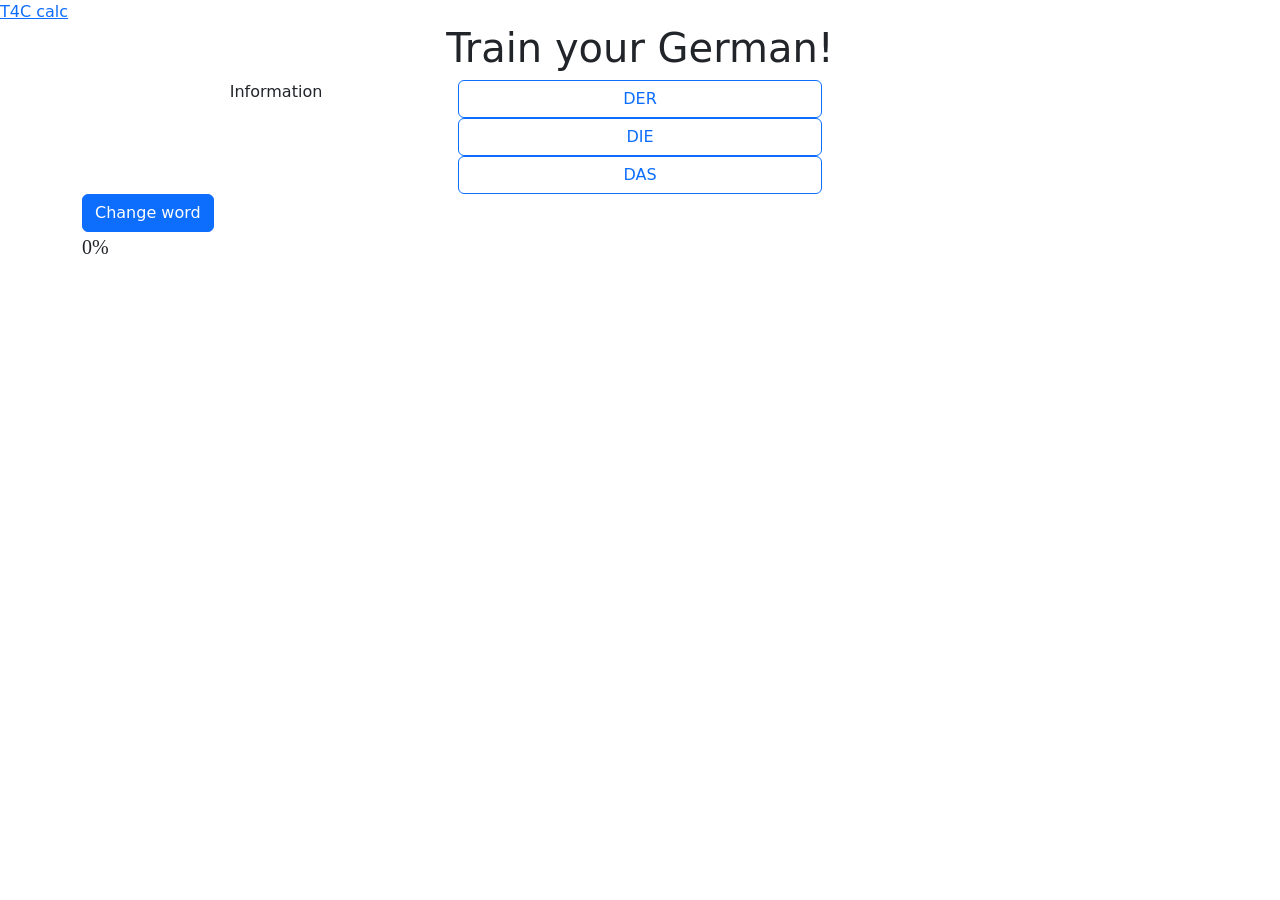
<file: index.html>
<!DOCTYPE html>
<html lang="en">
  <head>
    <meta charset="UTF-8">
    <meta name="viewport" content="width=device-width, initial-scale=1.0">
    <meta http-equiv="X-UA-Compatible" content="ie=edge">
    
    <title>Train your German knowledge!</title>
    
    <link rel="stylesheet" href="./style.css">
    <link rel="shortcut icon" href="#"/>
    <link href="https://cdn.jsdelivr.net/npm/bootstrap@5.3.3/dist/css/bootstrap.min.css" rel="stylesheet" integrity="sha384-QWTKZyjpPEjISv5WaRU9OFeRpok6YctnYmDr5pNlyT2bRjXh0JMhjY6hW+ALEwIH" crossorigin="anonymous">
    
    <script>
      /*to prevent Firefox FOUC, this must be here*/
      let FF_FOUC_FIX;
    </script>
    
  </head>
  
  <body onload="getGermanWord()">
    <main>
      <a href="t4c_calculator.html">T4C calc</a>
        <h1>Train your German!</h1>
      <div class="container">

        <div class="container px-4 g-2 text-center">
        <div class="row">
          <div class="col" id="inputGerman">            
          </div>
          <div class="col">
            <div class="row">
              <button type="button" id="btnDER" class="btn btn-outline-primary" onclick="checkArticle(this)">DER</button>
            </div>
            <div class="row">
              <button type="button" id="btnDIE" class="btn btn-outline-primary" onclick="checkArticle(this)">DIE</button>
            </div>
            <div class="row">
              <button type="button" id="btnDAS" class="btn btn-outline-primary" onclick="checkArticle(this)">DAS</button>
            </div>
          </div>
          <div class="col" id="inputTranslation">            
          </div>
        </div>
      </div>

      <div>
          <button type="button" id="btnSkip" class="btn btn-primary" onclick="getGermanWord()">Change word</button>
          <p id="pct">0%</p>
      </div>

      </div>
      
      
    </main>
    <script src="https://cdn.jsdelivr.net/npm/bootstrap@5.3.3/dist/js/bootstrap.bundle.min.js" integrity="sha384-YvpcrYf0tY3lHB60NNkmXc5s9fDVZLESaAA55NDzOxhy9GkcIdslK1eN7N6jIeHz" crossorigin="anonymous"></script>
  </body>
  
  <script src="index.js"></script>
</html>
</file>
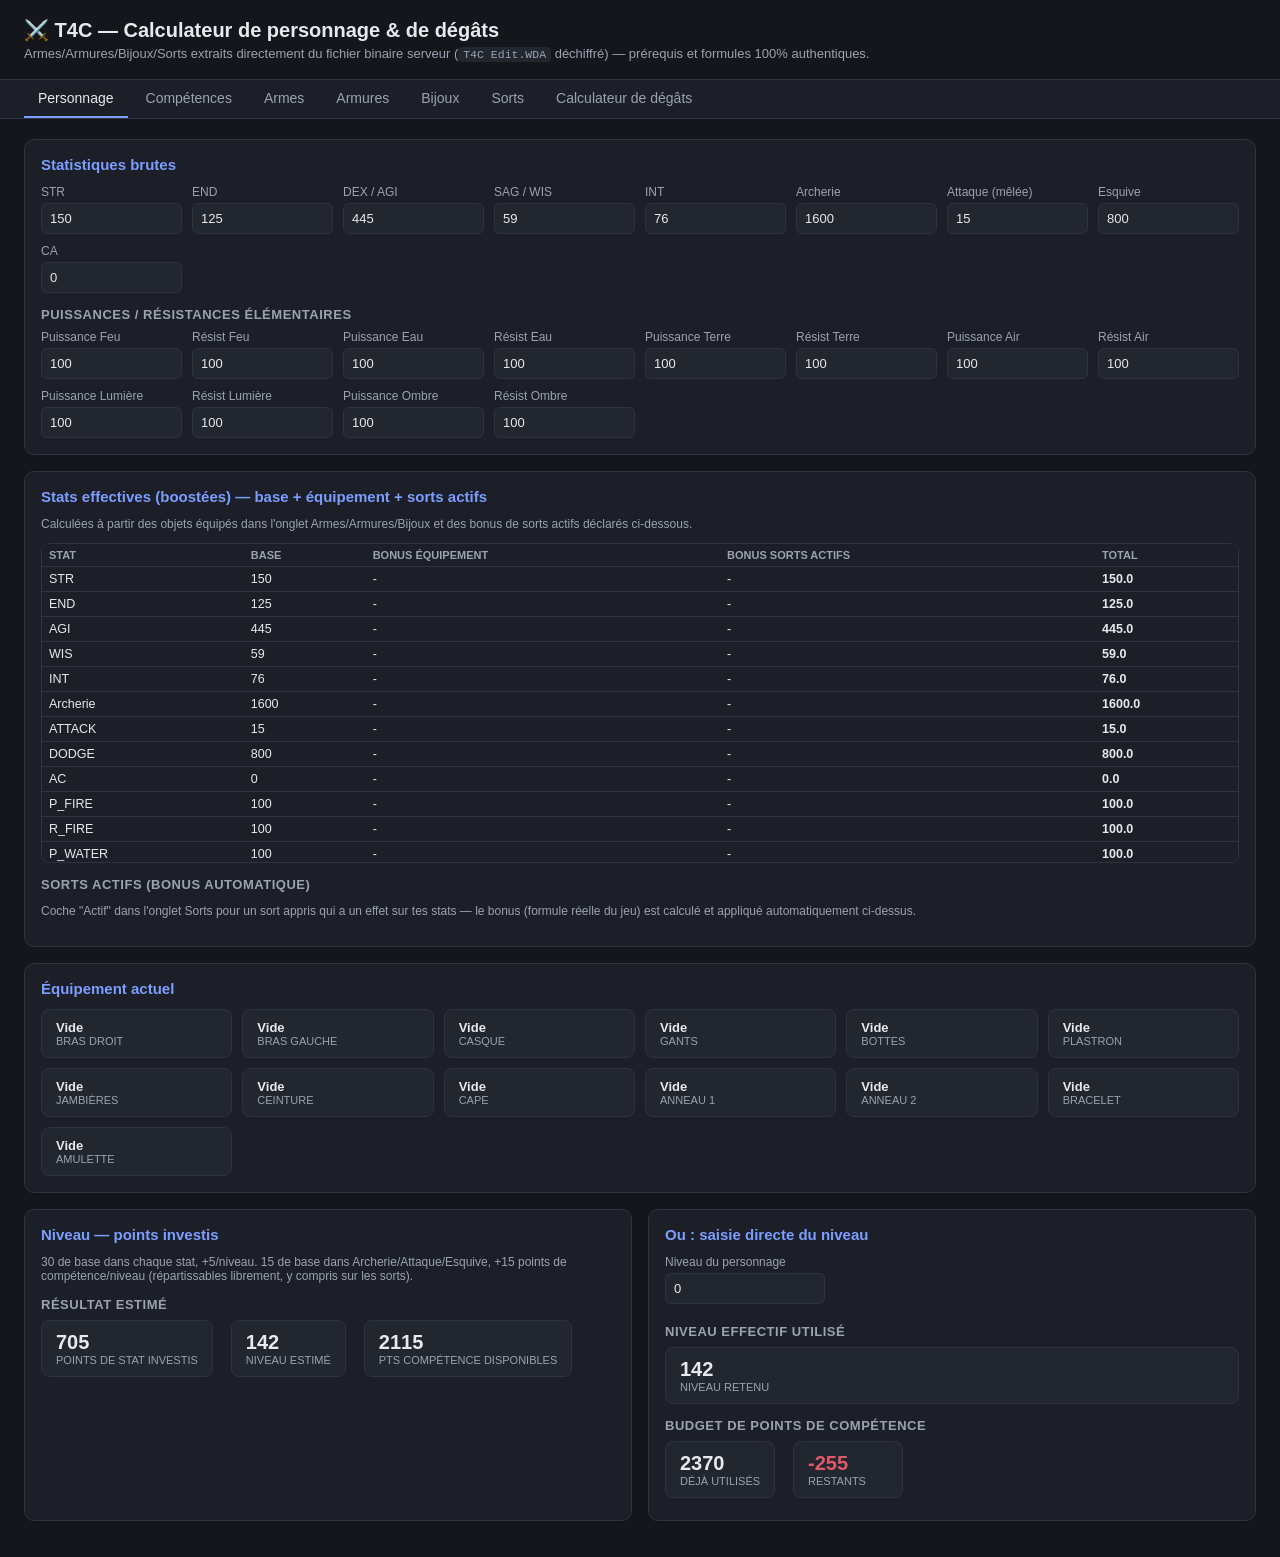
<file: t4c_calculator.html>
<!DOCTYPE html>
<html lang="fr">
<head>
<meta charset="UTF-8">
<title>T4C — Calculateur de Personnage & Dégâts</title>
<style>
  :root{
    --bg:#14161c; --panel:#1c1f28; --panel2:#22262f; --border:#2e3340;
    --text:#e7e9ee; --muted:#9aa3b2; --accent:#7c9eff; --accent2:#5ec9a8;
    --bad:#e2586b; --good:#5ec9a8; --warn:#e0b04b;
  }
  *{box-sizing:border-box;}
  body{margin:0;font-family:-apple-system,Segoe UI,Roboto,Helvetica,Arial,sans-serif;background:var(--bg);color:var(--text);}
  header{padding:18px 24px;border-bottom:1px solid var(--border);}
  header h1{margin:0;font-size:20px;}
  header p{margin:4px 0 0;color:var(--muted);font-size:13px;}
  .tabs{display:flex;gap:4px;padding:0 24px;border-bottom:1px solid var(--border);flex-wrap:wrap;background:var(--panel);}
  .tab{padding:10px 14px;cursor:pointer;color:var(--muted);border-bottom:2px solid transparent;font-size:14px;user-select:none;}
  .tab.active{color:var(--text);border-color:var(--accent);}
  .view{display:none;padding:20px 24px;max-width:1300px;}
  .view.active{display:block;}
  .grid{display:grid;grid-template-columns:repeat(auto-fill,minmax(140px,1fr));gap:10px;}
  .field{display:flex;flex-direction:column;gap:4px;}
  .field label{font-size:12px;color:var(--muted);}
  input,select{background:var(--panel2);border:1px solid var(--border);color:var(--text);padding:7px 8px;border-radius:6px;font-size:13px;}
  input[type=number]{width:100%;}
  .card{background:var(--panel);border:1px solid var(--border);border-radius:10px;padding:16px;margin-bottom:16px;}
  .card h2{margin:0 0 12px;font-size:15px;color:var(--accent);}
  .card h3{margin:14px 0 8px;font-size:13px;color:var(--muted);text-transform:uppercase;letter-spacing:.04em;}
  table{width:100%;border-collapse:collapse;font-size:12.5px;}
  th,td{padding:5px 7px;border-bottom:1px solid var(--border);text-align:left;white-space:nowrap;}
  th{color:var(--muted);font-weight:600;font-size:11px;text-transform:uppercase;position:sticky;top:0;background:var(--panel);}
  tr.ok{background:rgba(94,201,168,.06);}
  tr.no{opacity:.4;}
  .pill{display:inline-block;padding:2px 8px;border-radius:99px;font-size:11px;font-weight:600;}
  .pill.good{background:rgba(94,201,168,.15);color:var(--good);}
  .pill.bad{background:rgba(226,88,107,.15);color:var(--bad);}
  .stat-row{display:flex;gap:18px;flex-wrap:wrap;margin-bottom:6px;}
  .stat-box{background:var(--panel2);border:1px solid var(--border);border-radius:8px;padding:10px 14px;min-width:110px;}
  .stat-box .v{font-size:20px;font-weight:700;}
  .stat-box .l{font-size:11px;color:var(--muted);text-transform:uppercase;}
  button{background:var(--accent);color:#0d0f14;border:none;padding:8px 14px;border-radius:6px;font-size:13px;font-weight:600;cursor:pointer;}
  button.secondary{background:var(--panel2);color:var(--text);border:1px solid var(--border);}
  button.small{padding:3px 8px;font-size:11px;}
  .row-actions{display:flex;gap:8px;margin:10px 0;flex-wrap:wrap;align-items:center;}
  .muted{color:var(--muted);font-size:12px;}
  .formula{font-family:Consolas,Menlo,monospace;background:var(--panel2);padding:8px 10px;border-radius:6px;font-size:12px;color:#c8d0e0;overflow-x:auto;white-space:pre;}
  .two-col{display:grid;grid-template-columns:1fr 1fr;gap:16px;}
  @media (max-width:900px){.two-col{grid-template-columns:1fr;}}
  .skillslot input[type=number]{width:70px;}
  .warnbox{background:rgba(224,176,75,.1);border:1px solid rgba(224,176,75,.3);color:var(--warn);padding:10px 12px;border-radius:8px;font-size:12px;margin-bottom:14px;}
  .save-indicator{font-size:11px;color:var(--muted);}
  a{color:var(--accent);}
  .tablewrap{max-height:480px;overflow:auto;border:1px solid var(--border);border-radius:8px;}
  .subtabs{display:flex;gap:6px;margin-bottom:10px;flex-wrap:wrap;}
  .subtab{padding:5px 12px;border-radius:6px;background:var(--panel2);border:1px solid var(--border);cursor:pointer;font-size:12.5px;color:var(--muted);}
  .subtab.active{color:var(--text);border-color:var(--accent);background:rgba(124,158,255,.12);}
  .subview{display:none;}
  .subview.active{display:block;}
  .filterbar{display:flex;gap:10px;margin-bottom:10px;flex-wrap:wrap;align-items:center;}
  .filterbar input[type=text]{width:220px;}
  .badge-slot{background:var(--panel2);border:1px solid var(--border);border-radius:5px;padding:1px 6px;font-size:11px;color:var(--muted);}
  code{background:var(--panel2);padding:1px 5px;border-radius:4px;font-size:11.5px;}
</style>
</head>
<body>

<header>
  <h1>⚔️ T4C — Calculateur de personnage &amp; de dégâts</h1>
  <p>Armes/Armures/Bijoux/Sorts extraits directement du fichier binaire serveur (<code>T4C Edit.WDA</code> déchiffré) — prérequis et formules 100% authentiques. <span class="save-indicator" id="saveIndicator"></span></p>
</header>

<div class="tabs">
  <div class="tab active" data-view="perso">Personnage</div>
  <div class="tab" data-view="competences">Compétences</div>
  <div class="tab" data-view="armes">Armes</div>
  <div class="tab" data-view="armures">Armures</div>
  <div class="tab" data-view="bijoux">Bijoux</div>
  <div class="tab" data-view="sorts">Sorts</div>
  <div class="tab" data-view="degats">Calculateur de dégâts</div>
</div>

<!-- ================= PERSONNAGE ================= -->
<div class="view active" id="view-perso">
  <div class="card">
    <h2>Statistiques brutes</h2>
    <div class="grid">
      <div class="field"><label>STR</label><input type="number" id="p_str" value="150"></div>
      <div class="field"><label>END</label><input type="number" id="p_end" value="125"></div>
      <div class="field"><label>DEX / AGI</label><input type="number" id="p_agi" value="445"></div>
      <div class="field"><label>SAG / WIS</label><input type="number" id="p_wis" value="59"></div>
      <div class="field"><label>INT</label><input type="number" id="p_int" value="76"></div>
      <div class="field"><label>Archerie</label><input type="number" id="p_archery" value="1600"></div>
      <div class="field"><label>Attaque (mêlée)</label><input type="number" id="p_attack" value="15"></div>
      <div class="field"><label>Esquive</label><input type="number" id="p_dodge" value="800"></div>
      <div class="field"><label>CA</label><input type="number" id="p_ca" value="0"></div>
    </div>
    <h3>Puissances / Résistances élémentaires</h3>
    <div class="grid">
      <div class="field"><label>Puissance Feu</label><input type="number" id="p_pfire" value="100"></div>
      <div class="field"><label>Résist Feu</label><input type="number" id="p_rfire" value="100"></div>
      <div class="field"><label>Puissance Eau</label><input type="number" id="p_pwater" value="100"></div>
      <div class="field"><label>Résist Eau</label><input type="number" id="p_rwater" value="100"></div>
      <div class="field"><label>Puissance Terre</label><input type="number" id="p_pearth" value="100"></div>
      <div class="field"><label>Résist Terre</label><input type="number" id="p_rearth" value="100"></div>
      <div class="field"><label>Puissance Air</label><input type="number" id="p_pair" value="100"></div>
      <div class="field"><label>Résist Air</label><input type="number" id="p_rair" value="100"></div>
      <div class="field"><label>Puissance Lumière</label><input type="number" id="p_plight" value="100"></div>
      <div class="field"><label>Résist Lumière</label><input type="number" id="p_rlight" value="100"></div>
      <div class="field"><label>Puissance Ombre</label><input type="number" id="p_pdark" value="100"></div>
      <div class="field"><label>Résist Ombre</label><input type="number" id="p_rdark" value="100"></div>
    </div>
  </div>

  <div class="card">
    <h2>Stats effectives (boostées) — base + équipement + sorts actifs</h2>
    <p class="muted">Calculées à partir des objets équipés dans l'onglet Armes/Armures/Bijoux et des bonus de sorts actifs déclarés ci-dessous.</p>
    <div class="tablewrap" style="max-height:320px;"><table id="effectiveStatsTable">
      <thead><tr><th>Stat</th><th>Base</th><th>Bonus équipement</th><th>Bonus sorts actifs</th><th>Total</th></tr></thead>
      <tbody></tbody>
    </table></div>
    <h3>Sorts actifs (bonus automatique)</h3>
    <p class="muted">Coche "Actif" dans l'onglet Sorts pour un sort appris qui a un effet sur tes stats — le bonus (formule réelle du jeu) est calculé et appliqué automatiquement ci-dessus.</p>
    <div id="spellBoostList"></div>
  </div>

  <div class="card">
    <h2>Équipement actuel</h2>
    <div id="equipRecap" class="grid" style="grid-template-columns:repeat(auto-fill,minmax(180px,1fr));"></div>
  </div>

  <div class="two-col">
    <div class="card">
      <h2>Niveau — points investis</h2>
      <p class="muted">30 de base dans chaque stat, +5/niveau. 15 de base dans Archerie/Attaque/Esquive, +15 points de compétence/niveau (répartissables librement, y compris sur les sorts).</p>
      <h3>Résultat estimé</h3>
      <div class="stat-row">
        <div class="stat-box"><div class="v" id="out_investedstats">-</div><div class="l">Points de stat investis</div></div>
        <div class="stat-box"><div class="v" id="out_level">-</div><div class="l">Niveau estimé</div></div>
        <div class="stat-box"><div class="v" id="out_skillpts">-</div><div class="l">Pts compétence disponibles</div></div>
      </div>
    </div>
    <div class="card">
      <h2>Ou : saisie directe du niveau</h2>
      <div class="field" style="max-width:160px;">
        <label>Niveau du personnage</label>
        <input type="number" id="p_level_direct" value="0" placeholder="0 = utiliser l'estimation">
      </div>
      <h3 style="margin-top:20px;">Niveau effectif utilisé</h3>
      <div class="stat-box"><div class="v" id="out_effective_level">-</div><div class="l">Niveau retenu</div></div>
      <h3>Budget de points de compétence</h3>
      <div class="stat-row">
        <div class="stat-box"><div class="v" id="out_skillspent_total">-</div><div class="l">Déjà utilisés</div></div>
        <div class="stat-box"><div class="v" id="out_skillremaining_total">-</div><div class="l">Restants</div></div>
      </div>
    </div>
  </div>
</div>

<!-- ================= COMPETENCES ================= -->
<div class="view" id="view-competences">
  <div class="card">
    <h2>Compétences — prérequis extraits du code source</h2>
    <p class="muted">Condition exacte du serveur (<code>Skills::IsSkillLearnable</code>) : <b>Niveau ≥ requis</b> ET <b>STR/AGI/END/INT/WIS ≥ seuils</b>. Saisis directement la valeur absolue de points investis dans chaque compétence (pas de plafond pour Archerie/Attaque/Esquive ; plafonné à 100 pour les autres).</p>
    <div class="stat-row">
      <div class="stat-box"><div class="v" id="sk_total_spent">0</div><div class="l">Points alloués ici</div></div>
      <div class="stat-box"><div class="v" id="sk_total_available">0</div><div class="l">Budget total</div></div>
      <div class="stat-box"><div class="v" id="sk_remaining">0</div><div class="l">Restants (tout confondu)</div></div>
    </div>
    <table id="skillsTable">
      <thead><tr><th>Compétence</th><th>Niv.</th><th>STR</th><th>AGI</th><th>END</th><th>INT</th><th>WIS</th><th>Apprenable ?</th><th>Points (0-100)</th></tr></thead>
      <tbody></tbody>
    </table>
  </div>
</div>

<!-- ================= ARMES / EQUIPEMENT BRAS ================= -->
<div class="view" id="view-armes">
  <div class="card">
    <h2>Bras droit &amp; gauche — extraits du fichier binaire</h2>
    <p class="muted">Règles réelles vérifiées dans <code>Character::equip_object</code> : un arc ou une arme à 2 mains occupe <b>les deux bras</b> ; un bouclier/focus occupe <b>un bras</b> (l'autre reçoit ton arme principale) ; une deuxième arme à une main en main gauche n'est possible <b>qu'avec la compétence Deux Armes apprise</b> (sinon le jeu refuse — message d'erreur "12962" dans le code).</p>

    <h3>Bras droit — arme principale (une arme à une main, une arme à deux mains, ou un arc)</h3>
    <div class="filterbar"><input type="text" id="mainWeaponSearch" placeholder="Rechercher..." oninput="renderMainWeaponChoices()"></div>
    <div class="tablewrap"><table id="mainWeaponTable">
      <thead><tr><th></th><th>Nom</th><th>Type</th><th>STR</th><th>AGI</th><th>Att</th><th>Formule</th><th>Équipable ?</th></tr></thead>
      <tbody></tbody>
    </table></div>

    <h3>Bras gauche</h3>
    <div id="leftHandArea"></div>
  </div>
</div>

<!-- ================= ARMURES ================= -->
<div class="view" id="view-armures">
  <div class="card">
    <h2>Armures — un objet équipé par emplacement</h2>
    <p class="muted">Prérequis universels réels (<code>Character::CanEquip</code>) : STR/AGI/ATTAQUE/END/INT/WIS ≥ seuils. Sélectionne au plus un objet par emplacement.</p>
    <div class="subtabs" id="armorSlotTabs"></div>
    <div class="filterbar">
      <input type="text" id="armorSearch" placeholder="Rechercher un nom..." oninput="renderArmorSlot()">
    </div>
    <div class="tablewrap"><table id="armorTable">
      <thead><tr><th></th><th>Nom</th><th>STR</th><th>AGI</th><th>Att</th><th>END</th><th>INT</th><th>WIS</th><th>AC</th><th>Dodge</th><th>Bonus</th><th>Équipable ?</th></tr></thead>
      <tbody></tbody>
    </table></div>
  </div>
</div>

<!-- ================= BIJOUX ================= -->
<div class="view" id="view-bijoux">
  <div class="card">
    <h2>Bijoux — 2 anneaux, 1 bracelet, 1 amulette</h2>
    <p class="muted">Mêmes prérequis universels que les armes/armures.</p>
    <div class="subtabs" id="jewelrySlotTabs">
      <div class="subtab active" data-jslot="Anneau1">Anneau 1</div>
      <div class="subtab" data-jslot="Anneau2">Anneau 2</div>
      <div class="subtab" data-jslot="Bracelet">Bracelet</div>
      <div class="subtab" data-jslot="Amulette">Amulette</div>
    </div>
    <div class="filterbar">
      <input type="text" id="jewelrySearch" placeholder="Rechercher un nom..." oninput="renderJewelrySlot()">
    </div>
    <div class="tablewrap"><table id="jewelryTable">
      <thead><tr><th></th><th>Nom</th><th>STR</th><th>AGI</th><th>Att</th><th>END</th><th>INT</th><th>WIS</th><th>AC</th><th>Bonus</th><th>Équipable ?</th></tr></thead>
      <tbody></tbody>
    </table></div>
  </div>
</div>

<!-- ================= SORTS ================= -->
<div class="view" id="view-sorts">
  <div class="card">
    <h2>Sorts — extraits du fichier binaire</h2>
    <p class="muted">Niveau/stats requis et <b>chaîne de prérequis réelle</b> (par ID de sort). Coût réel en points + or extrait des scripts des PNJ enseignants fournis (<code>AddTeachSkill</code>). Coche "Appris" pour déduire le coût de ton budget de points de compétence.</p>
    <div class="filterbar">
      <input type="text" id="spellSearch" placeholder="Rechercher un sort..." oninput="renderSpells()">
    </div>
    <div class="tablewrap"><table id="spellsTable">
      <thead><tr><th>Sort</th><th>Niv.</th><th>WIS</th><th>INT</th><th>Mana</th><th>Prérequis (réel)</th><th>Coût réel (pts / or)</th><th>Appris</th><th>Effet sur les stats</th><th>Actif</th><th>Castable ?</th></tr></thead>
      <tbody></tbody>
    </table></div>
  </div>
</div>

<!-- ================= DEGATS ================= -->
<div class="view" id="view-degats">
  <div class="card">
    <h2>Calculateur de dégâts — coup physique (archer)</h2>
    <p class="muted">Formules réelles de l'arc et du carquois sélectionnés, évaluées avec le vrai système de dés du jeu (<code>NdM</code>). Éditables manuellement si besoin.</p>

    <h3>Arme sélectionnée</h3>
    <div class="stat-row">
      <div class="stat-box"><div class="v" id="sel_bow_name" style="font-size:13px;">Aucun arc sélectionné</div><div class="l">Arc</div></div>
      <div class="stat-box"><div class="v" id="sel_quiver_name" style="font-size:13px;">Aucun carquois sélectionné</div><div class="l">Carquois</div></div>
    </div>

    <h3>Cible</h3>
    <div class="grid">
      <div class="field"><label>STR</label><input type="number" id="t_str" value="109"></div>
      <div class="field"><label>END</label><input type="number" id="t_end" value="100"></div>
      <div class="field"><label>DEX/AGI</label><input type="number" id="t_agi" value="445"></div>
      <div class="field"><label>Esquive</label><input type="number" id="t_dodge" value="1200"></div>
      <div class="field"><label>CA</label><input type="number" id="t_ac" value="150"></div>
    </div>

    <h3>Formules d'arme (réajustables)</h3>
    <div class="grid">
      <div class="field" style="grid-column:span 2;"><label>Formule dégâts arc (utilise <code>arrow_dmg</code>)</label><input type="text" id="w_bow_formula" value="1d106+331+3*arrow_dmg/2"></div>
      <div class="field" style="grid-column:span 2;"><label>Formule dégâts flèche</label><input type="text" id="w_quiver_formula" value="14"></div>
    </div>

    <div class="row-actions">
      <button onclick="runOneShot()">Calculer un coup (détaillé)</button>
      <button class="secondary" onclick="runSimulation()">Simuler 50 000 coups</button>
    </div>

    <div id="oneShotResult"></div>
    <div id="simResult"></div>
  </div>
</div>

<script>
const REAL_MELEE_MAIN = [{"name": "Darksword", "str": 242, "agi": 0, "att": 0, "end": 0, "intl": 35, "wis": 45, "ac": 0.0, "dodge": 0, "boosts": [{"stat": "ATTACK", "formula": "50"}], "formula": "1 d 45 + 84", "tier": 0, "base": "Darksword"}, {"name": "Skull dagger *", "str": 20, "agi": 0, "att": 0, "end": 0, "intl": 20, "wis": 0, "ac": 0.0, "dodge": 0, "boosts": [{"stat": "ATTACK", "formula": "10"}, {"stat": "STR", "formula": "5"}, {"stat": "INT", "formula": "2"}], "formula": "1d7+3", "tier": 0, "base": "Skull dagger *"}, {"name": "Troll's club", "str": 79, "agi": 0, "att": 0, "end": 0, "intl": 0, "wis": 0, "ac": 0.0, "dodge": 0, "boosts": [], "formula": "1d15+24", "tier": 0, "base": "Troll's club"}, {"name": "Rusted dirk *", "str": 0, "agi": 0, "att": 0, "end": 0, "intl": 0, "wis": 0, "ac": 0.0, "dodge": 0, "boosts": [], "formula": "1d4", "tier": 0, "base": "Rusted dirk *"}, {"name": "Rusted long sword *", "str": 24, "agi": 0, "att": 0, "end": 0, "intl": 0, "wis": 0, "ac": 0.0, "dodge": 0, "boosts": [], "formula": "1d6+5", "tier": 0, "base": "Rusted long sword *"}, {"name": "Steel-reinforced club *", "str": 30, "agi": 0, "att": 0, "end": 0, "intl": 0, "wis": 34, "ac": 0.0, "dodge": 0, "boosts": [], "formula": "1d8+10", "tier": 0, "base": "Steel-reinforced club *"}, {"name": "Steel-reinforced club *", "str": 30, "agi": 0, "att": 0, "end": 0, "intl": 0, "wis": 34, "ac": 0.0, "dodge": 0, "boosts": [], "formula": "1d8+10", "tier": 0, "base": "Steel-reinforced club *"}, {"name": "Steel-reinforced club *", "str": 42, "agi": 0, "att": 0, "end": 0, "intl": 0, "wis": 34, "ac": 0.0, "dodge": 0, "boosts": [], "formula": "1d8+10", "tier": 0, "base": "Steel-reinforced club *"}, {"name": "Rusted hand axe *", "str": 39, "agi": 0, "att": 0, "end": 0, "intl": 0, "wis": 0, "ac": 0.0, "dodge": 0, "boosts": [], "formula": "1d10+12", "tier": 0, "base": "Rusted hand axe *"}, {"name": "Polished short sword *", "str": 53, "agi": 0, "att": 0, "end": 0, "intl": 0, "wis": 0, "ac": 0.0, "dodge": 0, "boosts": [], "formula": "1d10+15", "tier": 0, "base": "Polished short sword *"}, {"name": "Polished long sword *", "str": 68, "agi": 0, "att": 0, "end": 0, "intl": 0, "wis": 0, "ac": 0.0, "dodge": 0, "boosts": [], "formula": "1d13+21", "tier": 0, "base": "Polished long sword *"}, {"name": "Silver axe", "str": 71, "agi": 0, "att": 0, "end": 0, "intl": 0, "wis": 0, "ac": 0.0, "dodge": 0, "boosts": [], "formula": "if(target.r_dark=5025?1d19+30:1d17+26)", "tier": 0, "base": "Silver axe"}, {"name": "Sword of Justice *", "str": 71, "agi": 0, "att": 0, "end": 0, "intl": 20, "wis": 23, "ac": 0.0, "dodge": 0, "boosts": [{"stat": "STR", "formula": "5"}], "formula": "1d14+23", "tier": 0, "base": "Sword of Justice *"}, {"name": "Axe of destruction", "str": 82, "agi": 0, "att": 0, "end": 0, "intl": 25, "wis": 30, "ac": 0.0, "dodge": 0, "boosts": [{"stat": "STR", "formula": "10"}], "formula": "1d19+31", "tier": 0, "base": "Axe of destruction"}, {"name": "Shadow blade", "str": 68, "agi": 0, "att": 0, "end": 0, "intl": 19, "wis": 21, "ac": 0.0, "dodge": 0, "boosts": [{"stat": "ATTACK", "formula": "10"}], "formula": "1d13+21", "tier": 0, "base": "Shadow blade"}, {"name": "Dagger of vitality", "str": 42, "agi": 0, "att": 0, "end": 0, "intl": 25, "wis": 30, "ac": 0.0, "dodge": 0, "boosts": [{"stat": "END", "formula": "10"}], "formula": "1 d 8 + 11", "tier": 0, "base": "Dagger of vitality"}, {"name": "Flail of stability", "str": 40, "agi": 0, "att": 0, "end": 0, "intl": 0, "wis": 41, "ac": 0.0, "dodge": 0, "boosts": [{"stat": "ATTACK", "formula": "10"}], "formula": "1d2+23", "tier": 0, "base": "Flail of stability"}, {"name": "Soulstealer", "str": 0, "agi": 0, "att": 0, "end": 0, "intl": 0, "wis": 0, "ac": 666.0, "dodge": 0, "boosts": [{"stat": "STR", "formula": "50"}, {"stat": "END", "formula": "50"}, {"stat": "AGI", "formula": "50"}, {"stat": "INT", "formula": "50"}, {"stat": "stat0", "formula": "50"}, {"stat": "LCK", "formula": "50"}, {"stat": "WIS", "formula": "50"}, {"stat": "ATTACK", "formula": "666"}, {"stat": "DODGE", "formula": "666"}], "formula": "1 d 666", "tier": 0, "base": "Soulstealer"}, {"name": "Dagger of piercing", "str": 39, "agi": 0, "att": 0, "end": 0, "intl": 19, "wis": 21, "ac": 0.0, "dodge": 0, "boosts": [{"stat": "ATTACK", "formula": "10"}], "formula": "1d8+8", "tier": 0, "base": "Dagger of piercing"}, {"name": "Goblin blade", "str": 53, "agi": 0, "att": 0, "end": 0, "intl": 0, "wis": 0, "ac": 0.0, "dodge": 0, "boosts": [], "formula": "1d10+15", "tier": 0, "base": "Goblin blade"}, {"name": "Nightsword", "str": 65, "agi": 0, "att": 0, "end": 0, "intl": 30, "wis": 25, "ac": 0.0, "dodge": 0, "boosts": [{"stat": "AGI", "formula": "10"}], "formula": "1d13+20", "tier": 0, "base": "Nightsword"}, {"name": "Chaotic sword", "str": 53, "agi": 0, "att": 0, "end": 0, "intl": 0, "wis": 0, "ac": 0.0, "dodge": 0, "boosts": [], "formula": "1d41", "tier": 0, "base": "Chaotic sword"}, {"name": "Polished short sword *", "str": 53, "agi": 0, "att": 0, "end": 0, "intl": 0, "wis": 0, "ac": 0.0, "dodge": 0, "boosts": [], "formula": "1d12+19", "tier": 0, "base": "Polished short sword *"}, {"name": "Steel-reinforced club *", "str": 30, "agi": 0, "att": 0, "end": 0, "intl": 0, "wis": 34, "ac": 0.0, "dodge": 0, "boosts": [], "formula": "1d8+10", "tier": 0, "base": "Steel-reinforced club *"}, {"name": "Steel-reinforced club *", "str": 30, "agi": 0, "att": 0, "end": 0, "intl": 0, "wis": 34, "ac": 0.0, "dodge": 0, "boosts": [], "formula": "1d8+10", "tier": 0, "base": "Steel-reinforced club *"}, {"name": "Darkthorn *", "str": 44, "agi": 0, "att": 0, "end": 0, "intl": 15, "wis": 15, "ac": 0.0, "dodge": 0, "boosts": [{"stat": "ATTACK", "formula": "10"}], "formula": "1d13+9", "tier": 0, "base": "Darkthorn *"}, {"name": "Lightbringer", "str": 53, "agi": 0, "att": 0, "end": 0, "intl": 25, "wis": 25, "ac": 0.0, "dodge": 0, "boosts": [{"stat": "RADIANCE", "formula": "100"}], "formula": "1d11+15", "tier": 0, "base": "Lightbringer"}, {"name": "Polished long sword *", "str": 68, "agi": 0, "att": 0, "end": 0, "intl": 0, "wis": 0, "ac": 0.0, "dodge": 0, "boosts": [], "formula": "1d13+21", "tier": 0, "base": "Polished long sword *"}, {"name": "Rusted sword of sorrow *", "str": 76, "agi": 0, "att": 0, "end": 0, "intl": 30, "wis": 20, "ac": 0.0, "dodge": 0, "boosts": [{"stat": "WIS", "formula": "-10"}, {"stat": "INT", "formula": "-10"}, {"stat": "STR", "formula": "20"}, {"stat": "ATTACK", "formula": "20"}], "formula": "1d24+16", "tier": 0, "base": "Rusted sword of sorrow *"}, {"name": "Ice blade", "str": 95, "agi": 0, "att": 0, "end": 0, "intl": 30, "wis": 0, "ac": 0.0, "dodge": 0, "boosts": [], "formula": "1 d 23 + 34", "tier": 0, "base": "Ice blade"}, {"name": "Bloodthirst *", "str": 82, "agi": 0, "att": 0, "end": 0, "intl": 20, "wis": 0, "ac": 0.0, "dodge": 0, "boosts": [{"stat": "STR", "formula": "5"}], "formula": "1d25+18", "tier": 0, "base": "Bloodthirst *"}, {"name": "Polished broadsword *", "str": 82, "agi": 0, "att": 0, "end": 0, "intl": 0, "wis": 0, "ac": 0.0, "dodge": 0, "boosts": [], "formula": "1d17+27", "tier": 0, "base": "Polished broadsword *"}, {"name": "Demonblade", "str": 213, "agi": 0, "att": 0, "end": 0, "intl": 0, "wis": 0, "ac": 0.0, "dodge": 0, "boosts": [], "formula": "1d214", "tier": 0, "base": "Demonblade"}, {"name": "Purrr blade", "str": 0, "agi": 0, "att": 0, "end": 0, "intl": 0, "wis": 0, "ac": 1000.0, "dodge": 0, "boosts": [], "formula": "1", "tier": 0, "base": "Purrr blade"}, {"name": "Vampire axe", "str": 85, "agi": 0, "att": 0, "end": 0, "intl": 0, "wis": 0, "ac": 0.0, "dodge": 0, "boosts": [], "formula": "(1 d 1 - (self.str-20)/5)", "tier": 0, "base": "Vampire axe"}, {"name": "Sword of fury", "str": 59, "agi": 0, "att": 0, "end": 0, "intl": 21, "wis": 24, "ac": 0.0, "dodge": 0, "boosts": [{"stat": "ATTACK", "formula": "15"}], "formula": "1d12+17", "tier": 0, "base": "Sword of fury"}, {"name": "Blade of sharpness", "str": 82, "agi": 0, "att": 0, "end": 0, "intl": 20, "wis": 23, "ac": 0.0, "dodge": 0, "boosts": [{"stat": "STR", "formula": "5"}], "formula": "1d17+27", "tier": 0, "base": "Blade of sharpness"}, {"name": "Goblin slayer", "str": 97, "agi": 0, "att": 0, "end": 0, "intl": 20, "wis": 23, "ac": 0.0, "dodge": 0, "boosts": [{"stat": "STR", "formula": "5"}], "formula": "if(target.r_light=5025?1d19+41:1d19+25)", "tier": 0, "base": "Goblin slayer"}, {"name": "Fine steel short sword +2", "str": 111, "agi": 0, "att": 0, "end": 0, "intl": 0, "wis": 0, "ac": 0.0, "dodge": 0, "boosts": [{"stat": "ATTACK", "formula": "self.true_attack*30/100"}], "formula": "1d27+45", "tier": 2, "base": "Fine steel short sword"}, {"name": "Fine steel scimitar +2", "str": 155, "agi": 0, "att": 0, "end": 0, "intl": 0, "wis": 0, "ac": 0.0, "dodge": 0, "boosts": [{"stat": "ATTACK", "formula": "self.true_attack*30/100"}], "formula": "1d41+75", "tier": 2, "base": "Fine steel scimitar"}, {"name": "Ancient blade +3", "str": 300, "agi": 0, "att": 0, "end": 0, "intl": 0, "wis": 0, "ac": 0.0, "dodge": 0, "boosts": [{"stat": "ATTACK", "formula": "self.true_attack*50/100"}], "formula": "1d87+165", "tier": 3, "base": "Ancient blade"}, {"name": "Fine steel long sword +2", "str": 126, "agi": 0, "att": 0, "end": 0, "intl": 0, "wis": 0, "ac": 0.0, "dodge": 0, "boosts": [{"stat": "ATTACK", "formula": "self.true_attack*30/100"}], "formula": "1d31+54", "tier": 2, "base": "Fine steel long sword"}, {"name": "Ancient blade +2", "str": 300, "agi": 0, "att": 0, "end": 0, "intl": 0, "wis": 0, "ac": 0.0, "dodge": 0, "boosts": [{"stat": "ATTACK", "formula": "self.true_attack*30/100"}], "formula": "1d75+143", "tier": 2, "base": "Ancient blade"}, {"name": "Rusted short sword +2", "str": 0, "agi": 0, "att": 0, "end": 0, "intl": 0, "wis": 0, "ac": 0.0, "dodge": 0, "boosts": [{"stat": "ATTACK", "formula": "self.true_attack*30/100"}], "formula": "1d4+1", "tier": 2, "base": "Rusted short sword"}, {"name": "Ancient scimitar +2", "str": 459, "agi": 0, "att": 0, "end": 0, "intl": 0, "wis": 0, "ac": 0.0, "dodge": 0, "boosts": [{"stat": "ATTACK", "formula": "self.true_attack*30/100"}], "formula": "1d112+182", "tier": 2, "base": "Ancient scimitar"}, {"name": "Ancient bastard sword +2", "str": 532, "agi": 0, "att": 0, "end": 0, "intl": 0, "wis": 0, "ac": 0.0, "dodge": 0, "boosts": [{"stat": "ATTACK", "formula": "self.true_attack*30/100"}], "formula": "1d137+215", "tier": 2, "base": "Ancient bastard sword"}, {"name": "Mithril bastard sword +2", "str": 314, "agi": 0, "att": 0, "end": 0, "intl": 0, "wis": 0, "ac": 0.0, "dodge": 0, "boosts": [{"stat": "ATTACK", "formula": "self.true_attack*30/100"}], "formula": "1d89+166", "tier": 2, "base": "Mithril bastard sword"}, {"name": "Mithril broadsword +2", "str": 285, "agi": 0, "att": 0, "end": 0, "intl": 0, "wis": 0, "ac": 0.0, "dodge": 0, "boosts": [{"stat": "ATTACK", "formula": "self.true_attack*30/100"}], "formula": "1d72+136", "tier": 2, "base": "Mithril broadsword"}, {"name": "Mithril long sword +2", "str": 271, "agi": 0, "att": 0, "end": 0, "intl": 0, "wis": 0, "ac": 0.0, "dodge": 0, "boosts": [{"stat": "ATTACK", "formula": "self.true_attack*30/100"}], "formula": "1d65+123", "tier": 2, "base": "Mithril long sword"}, {"name": "Mithril scimitar +2", "str": 300, "agi": 0, "att": 0, "end": 0, "intl": 0, "wis": 0, "ac": 0.0, "dodge": 0, "boosts": [{"stat": "ATTACK", "formula": "self.true_attack*30/100"}], "formula": "1d79+149", "tier": 2, "base": "Mithril scimitar"}, {"name": "Polished broadsword +2", "str": 82, "agi": 0, "att": 0, "end": 0, "intl": 0, "wis": 0, "ac": 0.0, "dodge": 0, "boosts": [{"stat": "ATTACK", "formula": "self.true_attack*30/100"}], "formula": "1d21+36", "tier": 2, "base": "Polished broadsword"}, {"name": "Polished broadsword +3", "str": 82, "agi": 0, "att": 0, "end": 0, "intl": 0, "wis": 0, "ac": 0.0, "dodge": 0, "boosts": [{"stat": "ATTACK", "formula": "self.true_attack*50/100"}], "formula": "1d25+41", "tier": 3, "base": "Polished broadsword"}, {"name": "Fine steel dagger +3", "str": 97, "agi": 0, "att": 0, "end": 0, "intl": 0, "wis": 0, "ac": 0.0, "dodge": 0, "boosts": [{"stat": "ATTACK", "formula": "self.true_attack*50/100"}], "formula": "1d27+45", "tier": 3, "base": "Fine steel dagger"}, {"name": "Fine steel dagger +2", "str": 97, "agi": 0, "att": 0, "end": 0, "intl": 0, "wis": 0, "ac": 0.0, "dodge": 0, "boosts": [{"stat": "ATTACK", "formula": "self.true_attack*30/100"}], "formula": "1d23+39", "tier": 2, "base": "Fine steel dagger"}, {"name": "Rusted hand axe +3", "str": 39, "agi": 0, "att": 0, "end": 0, "intl": 0, "wis": 0, "ac": 0.0, "dodge": 0, "boosts": [{"stat": "ATTACK", "formula": "self.true_attack*50/100"}], "formula": "1d14+19", "tier": 3, "base": "Rusted hand axe"}, {"name": "Polished hand axe +2", "str": 97, "agi": 0, "att": 0, "end": 0, "intl": 0, "wis": 0, "ac": 0.0, "dodge": 0, "boosts": [{"stat": "ATTACK", "formula": "self.true_attack*30/100"}], "formula": "1d29+49", "tier": 2, "base": "Polished hand axe"}, {"name": "Rusted dagger +3", "str": 24, "agi": 0, "att": 0, "end": 0, "intl": 0, "wis": 0, "ac": 0.0, "dodge": 0, "boosts": [{"stat": "ATTACK", "formula": "self.true_attack*50/100"}], "formula": "1d7+8", "tier": 3, "base": "Rusted dagger"}, {"name": "Rusted dirk +2", "str": 0, "agi": 0, "att": 0, "end": 0, "intl": 0, "wis": 0, "ac": 0.0, "dodge": 0, "boosts": [{"stat": "ATTACK", "formula": "self.true_attack*30/100"}], "formula": "1d4+1", "tier": 2, "base": "Rusted dirk"}, {"name": "Polished hand axe +3", "str": 97, "agi": 0, "att": 0, "end": 0, "intl": 0, "wis": 0, "ac": 0.0, "dodge": 0, "boosts": [{"stat": "ATTACK", "formula": "self.true_attack*50/100"}], "formula": "1d33+57", "tier": 3, "base": "Polished hand axe"}, {"name": "Polished dirk +2", "str": 53, "agi": 0, "att": 0, "end": 0, "intl": 0, "wis": 0, "ac": 0.0, "dodge": 0, "boosts": [{"stat": "ATTACK", "formula": "self.true_attack*30/100"}], "formula": "1d12+17", "tier": 2, "base": "Polished dirk"}, {"name": "Rusted dagger +2", "str": 24, "agi": 0, "att": 0, "end": 0, "intl": 0, "wis": 0, "ac": 0.0, "dodge": 0, "boosts": [{"stat": "ATTACK", "formula": "self.true_attack*30/100"}], "formula": "1d7+6", "tier": 2, "base": "Rusted dagger"}, {"name": "Fine steel hand axe +2", "str": 155, "agi": 0, "att": 0, "end": 0, "intl": 0, "wis": 0, "ac": 0.0, "dodge": 0, "boosts": [{"stat": "ATTACK", "formula": "self.true_attack*30/100"}], "formula": "1d45+81", "tier": 2, "base": "Fine steel hand axe"}, {"name": "Polished dagger +2", "str": 68, "agi": 0, "att": 0, "end": 0, "intl": 0, "wis": 0, "ac": 0.0, "dodge": 0, "boosts": [{"stat": "ATTACK", "formula": "self.true_attack*30/100"}], "formula": "1d16+26", "tier": 2, "base": "Polished dagger"}, {"name": "Polished dagger +3", "str": 68, "agi": 0, "att": 0, "end": 0, "intl": 0, "wis": 0, "ac": 0.0, "dodge": 0, "boosts": [{"stat": "ATTACK", "formula": "self.true_attack*50/100"}], "formula": "1d19+30", "tier": 3, "base": "Polished dagger"}, {"name": "Adamantite blade +2", "str": 242, "agi": 0, "att": 0, "end": 0, "intl": 0, "wis": 0, "ac": 0.0, "dodge": 0, "boosts": [{"stat": "ATTACK", "formula": "self.true_attack*30/100"}], "formula": "1d61+114", "tier": 2, "base": "Adamantite blade"}, {"name": "Rusted hand axe +2", "str": 39, "agi": 0, "att": 0, "end": 0, "intl": 0, "wis": 0, "ac": 0.0, "dodge": 0, "boosts": [{"stat": "ATTACK", "formula": "self.true_attack*30/100"}], "formula": "1d13+16", "tier": 2, "base": "Rusted hand axe"}, {"name": "Adamantite bastard sword +2", "str": 387, "agi": 0, "att": 0, "end": 0, "intl": 0, "wis": 0, "ac": 0.0, "dodge": 0, "boosts": [{"stat": "ATTACK", "formula": "self.true_attack*30/100"}], "formula": "1d105+182", "tier": 2, "base": "Adamantite bastard sword"}, {"name": "Rusted long sword +2", "str": 24, "agi": 0, "att": 0, "end": 0, "intl": 0, "wis": 0, "ac": 0.0, "dodge": 0, "boosts": [{"stat": "ATTACK", "formula": "self.true_attack*30/100"}], "formula": "1d7+7", "tier": 2, "base": "Rusted long sword"}, {"name": "High-metal bastard sword +2", "str": 242, "agi": 0, "att": 0, "end": 0, "intl": 0, "wis": 0, "ac": 0.0, "dodge": 0, "boosts": [{"stat": "ATTACK", "formula": "self.true_attack*30/100"}], "formula": "1d69+130", "tier": 2, "base": "High-metal bastard sword"}, {"name": "High-metal scimitar +2", "str": 227, "agi": 0, "att": 0, "end": 0, "intl": 0, "wis": 0, "ac": 0.0, "dodge": 0, "boosts": [{"stat": "ATTACK", "formula": "self.true_attack*30/100"}], "formula": "1d60+112", "tier": 2, "base": "High-metal scimitar"}, {"name": "High-metal bastard sword +3", "str": 242, "agi": 0, "att": 0, "end": 0, "intl": 0, "wis": 0, "ac": 0.0, "dodge": 0, "boosts": [{"stat": "ATTACK", "formula": "self.true_attack*50/100"}], "formula": "1d80+150", "tier": 3, "base": "High-metal bastard sword"}, {"name": "Rusted long sword +3", "str": 24, "agi": 0, "att": 0, "end": 0, "intl": 0, "wis": 0, "ac": 0.0, "dodge": 0, "boosts": [{"stat": "ATTACK", "formula": "self.true_attack*50/100"}], "formula": "1d8+8", "tier": 3, "base": "Rusted long sword"}, {"name": "Fine steel broadsword +2", "str": 140, "agi": 0, "att": 0, "end": 0, "intl": 0, "wis": 0, "ac": 0.0, "dodge": 0, "boosts": [{"stat": "ATTACK", "formula": "self.true_attack*30/100"}], "formula": "1d36+64", "tier": 2, "base": "Fine steel broadsword"}, {"name": "Fine steel scimitar +3", "str": 155, "agi": 0, "att": 0, "end": 0, "intl": 0, "wis": 0, "ac": 0.0, "dodge": 0, "boosts": [{"stat": "ATTACK", "formula": "self.true_attack*50/100"}], "formula": "1d48+86", "tier": 3, "base": "Fine steel scimitar"}, {"name": "Polished long sword +2", "str": 68, "agi": 0, "att": 0, "end": 0, "intl": 0, "wis": 0, "ac": 0.0, "dodge": 0, "boosts": [{"stat": "ATTACK", "formula": "self.true_attack*30/100"}], "formula": "1d18+27", "tier": 2, "base": "Polished long sword"}, {"name": "High-metal dagger +3", "str": 126, "agi": 0, "att": 0, "end": 0, "intl": 0, "wis": 0, "ac": 0.0, "dodge": 0, "boosts": [{"stat": "ATTACK", "formula": "self.true_attack*50/100"}], "formula": "1d34+60", "tier": 3, "base": "High-metal dagger"}, {"name": "Mithril blade +2", "str": 184, "agi": 0, "att": 0, "end": 0, "intl": 0, "wis": 0, "ac": 0.0, "dodge": 0, "boosts": [{"stat": "ATTACK", "formula": "self.true_attack*30/100"}], "formula": "1d46+86", "tier": 2, "base": "Mithril blade"}, {"name": "High-metal dagger +2", "str": 126, "agi": 0, "att": 0, "end": 0, "intl": 0, "wis": 0, "ac": 0.0, "dodge": 0, "boosts": [{"stat": "ATTACK", "formula": "self.true_attack*30/100"}], "formula": "1d29+52", "tier": 2, "base": "High-metal dagger"}, {"name": "Mithril dagger +2", "str": 155, "agi": 0, "att": 0, "end": 0, "intl": 0, "wis": 0, "ac": 0.0, "dodge": 0, "boosts": [{"stat": "ATTACK", "formula": "self.true_attack*30/100"}], "formula": "1d36+65", "tier": 2, "base": "Mithril dagger"}, {"name": "Mithril blade +3", "str": 184, "agi": 0, "att": 0, "end": 0, "intl": 0, "wis": 0, "ac": 0.0, "dodge": 0, "boosts": [{"stat": "ATTACK", "formula": "self.true_attack*50/100"}], "formula": "1d54+99", "tier": 3, "base": "Mithril blade"}, {"name": "Adamantite blade +3", "str": 242, "agi": 0, "att": 0, "end": 0, "intl": 0, "wis": 0, "ac": 0.0, "dodge": 0, "boosts": [{"stat": "ATTACK", "formula": "self.true_attack*50/100"}], "formula": "1d70+132", "tier": 3, "base": "Adamantite blade"}, {"name": "High-metal broadsword +2", "str": 213, "agi": 0, "att": 0, "end": 0, "intl": 0, "wis": 0, "ac": 0.0, "dodge": 0, "boosts": [{"stat": "ATTACK", "formula": "self.true_attack*30/100"}], "formula": "1d54+100", "tier": 2, "base": "High-metal broadsword"}, {"name": "Adamantite broadsword +2", "str": 358, "agi": 0, "att": 0, "end": 0, "intl": 0, "wis": 0, "ac": 0.0, "dodge": 0, "boosts": [{"stat": "ATTACK", "formula": "self.true_attack*30/100"}], "formula": "1d87+154", "tier": 2, "base": "Adamantite broadsword"}, {"name": "Adamantite scimitar +2", "str": 372, "agi": 0, "att": 0, "end": 0, "intl": 0, "wis": 0, "ac": 0.0, "dodge": 0, "boosts": [{"stat": "ATTACK", "formula": "self.true_attack*30/100"}], "formula": "1d94+164", "tier": 2, "base": "Adamantite scimitar"}, {"name": "High-metal short sword +2", "str": 184, "agi": 0, "att": 0, "end": 0, "intl": 0, "wis": 0, "ac": 0.0, "dodge": 0, "boosts": [{"stat": "ATTACK", "formula": "self.true_attack*30/100"}], "formula": "1d42+78", "tier": 2, "base": "High-metal short sword"}, {"name": "High-metal long sword +2", "str": 198, "agi": 0, "att": 0, "end": 0, "intl": 0, "wis": 0, "ac": 0.0, "dodge": 0, "boosts": [{"stat": "ATTACK", "formula": "self.true_attack*30/100"}], "formula": "1d48+89", "tier": 2, "base": "High-metal long sword"}, {"name": "Polished short sword +2", "str": 53, "agi": 0, "att": 0, "end": 0, "intl": 0, "wis": 0, "ac": 0.0, "dodge": 0, "boosts": [{"stat": "ATTACK", "formula": "self.true_attack*30/100"}], "formula": "1d14+19", "tier": 2, "base": "Polished short sword"}, {"name": "Stinger", "str": 73, "agi": 0, "att": 0, "end": 0, "intl": 15, "wis": 15, "ac": 0.0, "dodge": 0, "boosts": [{"stat": "AGI", "formula": "10"}], "formula": "1d22+16", "tier": 0, "base": "Stinger"}, {"name": "Morningstar of the Sun", "str": 140, "agi": 0, "att": 0, "end": 0, "intl": 0, "wis": 201, "ac": 0.0, "dodge": 0, "boosts": [{"stat": "WIS", "formula": "10"}, {"stat": "R_DARK", "formula": "10"}, {"stat": "P_LIGHT", "formula": "10"}], "formula": "if(target.r_dark=5025?1d48+90:1d42+78)", "tier": 0, "base": "Morningstar of the Sun"}, {"name": "High-metal hand axe +2", "str": 242, "agi": 0, "att": 0, "end": 0, "intl": 0, "wis": 0, "ac": 0.0, "dodge": 0, "boosts": [{"stat": "ATTACK", "formula": "self.true_attack*30/100"}], "formula": "1d69+130", "tier": 2, "base": "High-metal hand axe"}, {"name": "Wooden club +2", "str": 0, "agi": 0, "att": 0, "end": 0, "intl": 0, "wis": 0, "ac": 0.0, "dodge": 0, "boosts": [{"stat": "ATTACK", "formula": "self.true_attack*30/100"}], "formula": "1d4+1", "tier": 2, "base": "Wooden club"}, {"name": "Wooden club +3", "str": 0, "agi": 0, "att": 0, "end": 0, "intl": 0, "wis": 0, "ac": 0.0, "dodge": 0, "boosts": [{"stat": "ATTACK", "formula": "self.true_attack*50/100"}], "formula": "1d4+2", "tier": 3, "base": "Wooden club"}, {"name": "Steel-reinforced club +2", "str": 30, "agi": 0, "att": 0, "end": 0, "intl": 0, "wis": 34, "ac": 0.0, "dodge": 0, "boosts": [{"stat": "ATTACK", "formula": "self.true_attack*30/100"}], "formula": "if(target.r_dark=5025?1d11+15:1d10+13)", "tier": 2, "base": "Steel-reinforced club"}, {"name": "Steel-reinforced warhammer +2", "str": 40, "agi": 0, "att": 0, "end": 0, "intl": 0, "wis": 41, "ac": 0.0, "dodge": 0, "boosts": [{"stat": "ATTACK", "formula": "self.true_attack*30/100"}], "formula": "if(target.r_dark=5025?1d16+25:1d15+21)", "tier": 2, "base": "Steel-reinforced warhammer"}, {"name": "Steel-reinforced warhammer +3", "str": 40, "agi": 0, "att": 0, "end": 0, "intl": 0, "wis": 41, "ac": 0.0, "dodge": 0, "boosts": [{"stat": "ATTACK", "formula": "self.true_attack*50/100"}], "formula": "if(target.r_dark=5025?1d19+29:1d17+25)", "tier": 3, "base": "Steel-reinforced warhammer"}, {"name": "Fine steel warhammer +2", "str": 60, "agi": 0, "att": 0, "end": 0, "intl": 0, "wis": 56, "ac": 0.0, "dodge": 0, "boosts": [{"stat": "ATTACK", "formula": "self.true_attack*30/100"}], "formula": "if(target.r_dark=5025?1d25+41:1d21+36)", "tier": 2, "base": "Fine steel warhammer"}, {"name": "Fine steel mace +2", "str": 90, "agi": 0, "att": 0, "end": 0, "intl": 0, "wis": 79, "ac": 0.0, "dodge": 0, "boosts": [{"stat": "ATTACK", "formula": "self.true_attack*30/100"}], "formula": "if(target.r_dark=5025?1d37+66:1d33+57)", "tier": 2, "base": "Fine steel mace"}, {"name": "Fine steel mace +3", "str": 90, "agi": 0, "att": 0, "end": 0, "intl": 0, "wis": 79, "ac": 0.0, "dodge": 0, "boosts": [{"stat": "ATTACK", "formula": "self.true_attack*50/100"}], "formula": "if(target.r_dark=5025?1d43+76:1d37+66)", "tier": 3, "base": "Fine steel mace"}, {"name": "High-metal mace +2", "str": 110, "agi": 0, "att": 0, "end": 0, "intl": 0, "wis": 94, "ac": 0.0, "dodge": 0, "boosts": [{"stat": "ATTACK", "formula": "self.true_attack*30/100"}], "formula": "if(target.r_dark=5025?1d46+82:1d40+71)", "tier": 2, "base": "High-metal mace"}, {"name": "High-metal flail +2", "str": 140, "agi": 0, "att": 0, "end": 0, "intl": 0, "wis": 116, "ac": 0.0, "dodge": 0, "boosts": [{"stat": "ATTACK", "formula": "self.true_attack*30/100"}], "formula": "if(target.r_dark=5025?1d63+117:1d55+101)", "tier": 2, "base": "High-metal flail"}, {"name": "High-metal flail +3", "str": 140, "agi": 0, "att": 0, "end": 0, "intl": 0, "wis": 116, "ac": 0.0, "dodge": 0, "boosts": [{"stat": "ATTACK", "formula": "self.true_attack*50/100"}], "formula": "if(target.r_dark=5025?1d73+135:1d63+117)", "tier": 3, "base": "High-metal flail"}, {"name": "Mithril flail +2", "str": 170, "agi": 0, "att": 0, "end": 0, "intl": 0, "wis": 139, "ac": 0.0, "dodge": 0, "boosts": [{"stat": "ATTACK", "formula": "self.true_attack*30/100"}], "formula": "if(target.r_dark=5025?1d76+144:1d66+125)", "tier": 2, "base": "Mithril flail"}, {"name": "Mithril morningstar +2", "str": 210, "agi": 0, "att": 0, "end": 0, "intl": 0, "wis": 169, "ac": 0.0, "dodge": 0, "boosts": [{"stat": "ATTACK", "formula": "self.true_attack*30/100"}], "formula": "if(target.r_dark=5025?1d94+180:1d82+156)", "tier": 2, "base": "Mithril morningstar"}, {"name": "Mithril morningstar +3", "str": 210, "agi": 0, "att": 0, "end": 0, "intl": 0, "wis": 169, "ac": 0.0, "dodge": 0, "boosts": [{"stat": "ATTACK", "formula": "self.true_attack*50/100"}], "formula": "if(target.r_dark=5025?1d108+208:1d95+180)", "tier": 3, "base": "Mithril morningstar"}, {"name": "Ancient morningstar +2", "str": 260, "agi": 0, "att": 0, "end": 0, "intl": 0, "wis": 206, "ac": 0.0, "dodge": 0, "boosts": [{"stat": "ATTACK", "formula": "self.true_attack*30/100"}], "formula": "if(target.r_dark=5025?1d112+198:1d97+172)", "tier": 2, "base": "Ancient morningstar"}, {"name": "Ancient morningstar +3", "str": 260, "agi": 0, "att": 0, "end": 0, "intl": 0, "wis": 206, "ac": 0.0, "dodge": 0, "boosts": [{"stat": "ATTACK", "formula": "self.true_attack*50/100"}], "formula": "if(target.r_dark=5025?1d130+228:1d113+198)", "tier": 3, "base": "Ancient morningstar"}, {"name": "Druss's briber of souls", "str": 130, "agi": 0, "att": 0, "end": 0, "intl": 0, "wis": 0, "ac": 1.0, "dodge": 0, "boosts": [{"stat": "STR", "formula": "10"}, {"stat": "DODGE", "formula": "25"}], "formula": "1 d 36 + 63", "tier": 0, "base": "Druss's briber of souls"}, {"name": "Elvenbane", "str": 0, "agi": 0, "att": 0, "end": 0, "intl": 0, "wis": 0, "ac": 0.0, "dodge": 0, "boosts": [], "formula": "0", "tier": 0, "base": "Elvenbane"}, {"name": "Skull dagger", "str": 12, "agi": 0, "att": 0, "end": 0, "intl": 43, "wis": 15, "ac": 0.0, "dodge": 0, "boosts": [{"stat": "INT", "formula": "5"}], "formula": "1 d 5 + 4", "tier": 0, "base": "Skull dagger"}, {"name": "Twisted dagger", "str": 30, "agi": 0, "att": 0, "end": 0, "intl": 30, "wis": 50, "ac": 0.0, "dodge": 0, "boosts": [{"stat": "R_DARK", "formula": "15"}], "formula": "if(target.r_dark=5025?1d12+17:1d10+15)", "tier": 0, "base": "Twisted dagger"}, {"name": "Purity", "str": 150, "agi": 0, "att": 0, "end": 0, "intl": 0, "wis": 30, "ac": 0.0, "dodge": 0, "boosts": [{"stat": "ATTACK", "formula": "self.true_attack*30/100"}], "formula": "1d42+78", "tier": 0, "base": "Purity"}, {"name": "Quickstrike", "str": 80, "agi": 0, "att": 0, "end": 0, "intl": 0, "wis": 0, "ac": 0.0, "dodge": 0, "boosts": [{"stat": "ATTACK", "formula": "self.true_attack*30/100"}], "formula": "1d24+41", "tier": 0, "base": "Quickstrike"}, {"name": "Holy cutlass", "str": 120, "agi": 0, "att": 0, "end": 0, "intl": 0, "wis": 0, "ac": 0.0, "dodge": 0, "boosts": [], "formula": "if(target.r_dark=5025?1d35+62:1d31+54)", "tier": 0, "base": "Holy cutlass"}, {"name": "Twisted long sword", "str": 75, "agi": 0, "att": 0, "end": 0, "intl": 0, "wis": 0, "ac": 0.0, "dodge": 0, "boosts": [{"stat": "Parade", "formula": "25"}], "formula": "1d16+26", "tier": 0, "base": "Twisted long sword"}, {"name": "Tidal blade", "str": 110, "agi": 0, "att": 0, "end": 0, "intl": 0, "wis": 0, "ac": 0.0, "dodge": 0, "boosts": [{"stat": "ATTACK", "formula": "self.true_attack*30/100"}], "formula": "1d33+57", "tier": 0, "base": "Tidal blade"}, {"name": "Crimson bastard sword", "str": 150, "agi": 0, "att": 0, "end": 0, "intl": 0, "wis": 0, "ac": 0.0, "dodge": 0, "boosts": [{"stat": "ATTACK", "formula": "self.true_attack*30/100"}], "formula": "1d48+90", "tier": 0, "base": "Crimson bastard sword"}, {"name": "Windslash", "str": 180, "agi": 0, "att": 0, "end": 0, "intl": 0, "wis": 0, "ac": 0.0, "dodge": 0, "boosts": [{"stat": "ATTACK", "formula": "self.true_attack*30/100"}], "formula": "1d53+97", "tier": 0, "base": "Windslash"}, {"name": "Tempest", "str": 250, "agi": 0, "att": 0, "end": 0, "intl": 0, "wis": 0, "ac": 0.0, "dodge": 0, "boosts": [{"stat": "ATTACK", "formula": "self.true_attack*30/100"}], "formula": "1d68+129", "tier": 0, "base": "Tempest"}, {"name": "Frost wakizashi", "str": 240, "agi": 0, "att": 0, "end": 0, "intl": 0, "wis": 0, "ac": 0.0, "dodge": 0, "boosts": [{"stat": "ATTACK", "formula": "self.true_attack*30/100"}], "formula": "1d59+110", "tier": 0, "base": "Frost wakizashi"}, {"name": "Mjolnir", "str": 200, "agi": 0, "att": 0, "end": 0, "intl": 0, "wis": 0, "ac": 0.0, "dodge": 0, "boosts": [{"stat": "ATTACK", "formula": "self.true_attack*30/100"}], "formula": "1d58+107", "tier": 0, "base": "Mjolnir"}, {"name": "Blade of heroism", "str": 155, "agi": 0, "att": 0, "end": 0, "intl": 0, "wis": 0, "ac": 0.0, "dodge": 0, "boosts": [{"stat": "ATTACK", "formula": "self.true_attack*15/100"}], "formula": "1d35+63", "tier": 0, "base": "Blade of heroism"}, {"name": "Crystal sword of might", "str": 251, "agi": 21, "att": 0, "end": 0, "intl": 53, "wis": 50, "ac": 0.0, "dodge": 0, "boosts": [{"stat": "TranspercerArmure", "formula": "15"}, {"stat": "AGI", "formula": "10"}, {"stat": "STR", "formula": "10"}, {"stat": "END", "formula": "10"}], "formula": "1d53+100", "tier": 0, "base": "Crystal sword of might"}, {"name": "Great axe of the crow", "str": 242, "agi": 43, "att": 0, "end": 0, "intl": 25, "wis": 25, "ac": 0.0, "dodge": 0, "boosts": [{"stat": "CoupPuissant", "formula": "10"}, {"stat": "CoupAssommant", "formula": "10"}, {"stat": "TranspercerArmure", "formula": "10"}, {"stat": "ATTACK", "formula": "25"}, {"stat": "STR", "formula": "10"}], "formula": "1d53+100", "tier": 0, "base": "Great axe of the crow"}, {"name": "Lost blade of the dragon", "str": 242, "agi": 0, "att": 0, "end": 0, "intl": 0, "wis": 0, "ac": 0.0, "dodge": 0, "boosts": [], "formula": "1d54+101", "tier": 0, "base": "Lost blade of the dragon"}, {"name": "Assassin's blade", "str": 110, "agi": 65, "att": 0, "end": 0, "intl": 15, "wis": 0, "ac": 0.0, "dodge": 0, "boosts": [{"stat": "TranspercerArmure", "formula": "10"}], "formula": "1d28+50", "tier": 0, "base": "Assassin's blade"}, {"name": "Dark gemblade", "str": 242, "agi": 0, "att": 0, "end": 0, "intl": 53, "wis": 43, "ac": 0.0, "dodge": 0, "boosts": [{"stat": "P_DARK", "formula": "5"}, {"stat": "STR", "formula": "5"}, {"stat": "AGI", "formula": "5"}, {"stat": "INT", "formula": "5"}, {"stat": "END", "formula": "5"}, {"stat": "WIS", "formula": "5"}], "formula": "1d53+100", "tier": 0, "base": "Dark gemblade"}, {"name": "Sapphire-hilted rapier", "str": 198, "agi": 0, "att": 0, "end": 0, "intl": 40, "wis": 43, "ac": 0.0, "dodge": 0, "boosts": [{"stat": "AGI", "formula": "5"}, {"stat": "STR", "formula": "5"}, {"stat": "WIS", "formula": "5"}, {"stat": "INT", "formula": "5"}, {"stat": "END", "formula": "5"}], "formula": "1d37+68", "tier": 0, "base": "Sapphire-hilted rapier"}, {"name": "Prismatic blade", "str": 126, "agi": 0, "att": 0, "end": 0, "intl": 0, "wis": 0, "ac": 0.0, "dodge": 0, "boosts": [], "formula": "1d23+40", "tier": 0, "base": "Prismatic blade"}, {"name": "Jagged gypsy dagger", "str": 126, "agi": 0, "att": 0, "end": 0, "intl": 18, "wis": 28, "ac": 0.0, "dodge": 0, "boosts": [{"stat": "AGI", "formula": "5"}, {"stat": "WIS", "formula": "5"}], "formula": "1d23+40", "tier": 0, "base": "Jagged gypsy dagger"}, {"name": "Sword of the Warlord", "str": 82, "agi": 0, "att": 0, "end": 0, "intl": 23, "wis": 0, "ac": 0.0, "dodge": 0, "boosts": [{"stat": "INT", "formula": "5"}], "formula": "1d17+27", "tier": 0, "base": "Sword of the Warlord"}, {"name": "Mace of strength", "str": 40, "agi": 0, "att": 0, "end": 0, "intl": 17, "wis": 47, "ac": 1.0, "dodge": 0, "boosts": [{"stat": "STR", "formula": "5"}], "formula": "if(target.r_dark=5025?1d13+19:1d12+16)", "tier": 0, "base": "Mace of strength"}, {"name": "Sword of Light", "str": 68, "agi": 0, "att": 0, "end": 0, "intl": 0, "wis": 23, "ac": 0.0, "dodge": 0, "boosts": [{"stat": "WIS", "formula": "5"}], "formula": "1d17+27", "tier": 0, "base": "Sword of Light"}, {"name": "Bloodstained broadsword", "str": 82, "agi": 0, "att": 0, "end": 0, "intl": 0, "wis": 0, "ac": 0.0, "dodge": 0, "boosts": [{"stat": "STR", "formula": "5"}, {"stat": "AGI", "formula": "5"}, {"stat": "END", "formula": "5"}, {"stat": "WIS", "formula": "-5"}, {"stat": "INT", "formula": "-5"}, {"stat": "TranspercerArmure", "formula": "5"}, {"stat": "CoupPuissant", "formula": "5"}, {"stat": "CoupAssommant", "formula": "5"}], "formula": "1d17+27", "tier": 0, "base": "Bloodstained broadsword"}, {"name": "Blood drinker", "str": 68, "agi": 0, "att": 0, "end": 0, "intl": 0, "wis": 0, "ac": 0.0, "dodge": 0, "boosts": [], "formula": "1d13+20", "tier": 0, "base": "Blood drinker"}, {"name": "Backbreaker", "str": 60, "agi": 0, "att": 0, "end": 0, "intl": 0, "wis": 56, "ac": 0.0, "dodge": 0, "boosts": [{"stat": "WIS", "formula": "-5"}, {"stat": "INT", "formula": "-5"}, {"stat": "STR", "formula": "10"}], "formula": "1d20+31", "tier": 0, "base": "Backbreaker"}, {"name": "Hammer of true sight", "str": 60, "agi": 0, "att": 0, "end": 0, "intl": 0, "wis": 56, "ac": 0.0, "dodge": 0, "boosts": [], "formula": "if(target.r_dark=5025?1d20+31:1d17+27)", "tier": 0, "base": "Hammer of true sight"}, {"name": "Skaven club", "str": 0, "agi": 0, "att": 0, "end": 0, "intl": 0, "wis": 0, "ac": 0.0, "dodge": 0, "boosts": [], "formula": "1d1", "tier": 0, "base": "Skaven club"}, {"name": "Skaven knife", "str": 0, "agi": 0, "att": 0, "end": 0, "intl": 0, "wis": 0, "ac": 0.0, "dodge": 0, "boosts": [], "formula": "1d1", "tier": 0, "base": "Skaven knife"}, {"name": "Skeleton axe", "str": 0, "agi": 0, "att": 0, "end": 0, "intl": 0, "wis": 0, "ac": 0.0, "dodge": 0, "boosts": [], "formula": "1d1", "tier": 0, "base": "Skeleton axe"}, {"name": "Skeleton sword", "str": 0, "agi": 0, "att": 0, "end": 0, "intl": 0, "wis": 0, "ac": 0.0, "dodge": 0, "boosts": [], "formula": "1d1", "tier": 0, "base": "Skeleton sword"}, {"name": "Wizard's bane", "str": 329, "agi": 0, "att": 0, "end": 0, "intl": 73, "wis": 73, "ac": 0.0, "dodge": 0, "boosts": [{"stat": "R_AIR", "formula": "10"}, {"stat": "R_DARK", "formula": "10"}, {"stat": "R_EARTH", "formula": "10"}, {"stat": "R_FIRE", "formula": "10"}, {"stat": "R_WATER", "formula": "10"}], "formula": "1d71+130", "tier": 0, "base": "Wizard's bane"}, {"name": "Drachensword", "str": 230, "agi": 60, "att": 0, "end": 0, "intl": 0, "wis": 0, "ac": 0.0, "dodge": 0, "boosts": [{"stat": "STR", "formula": "50"}], "formula": "1d35+63", "tier": 0, "base": "Drachensword"}, {"name": "Halberd", "str": 0, "agi": 0, "att": 0, "end": 0, "intl": 0, "wis": 0, "ac": 0.0, "dodge": 0, "boosts": [], "formula": "1d10+15", "tier": 0, "base": "Halberd"}, {"name": "Necro Staff (test)", "str": 0, "agi": 0, "att": 0, "end": 0, "intl": 0, "wis": 0, "ac": 0.0, "dodge": 0, "boosts": [], "formula": "0", "tier": 0, "base": "Necro Staff (test)"}];
const REAL_MELEE_2H = [{"name": "Defender", "str": 68, "agi": 0, "att": 0, "end": 0, "intl": 25, "wis": 30, "ac": 5.0, "dodge": 0, "boosts": [], "formula": "1d19+30", "tier": 0, "base": "Defender"}, {"name": "Frostbane", "str": 155, "agi": 0, "att": 0, "end": 0, "intl": 60, "wis": 60, "ac": 0.0, "dodge": 0, "boosts": [], "formula": "0", "tier": 0, "base": "Frostbane"}, {"name": "Ancient two-handed sword +3", "str": 590, "agi": 0, "att": 0, "end": 0, "intl": 0, "wis": 0, "ac": 0.0, "dodge": 0, "boosts": [{"stat": "ATTACK", "formula": "self.true_attack*50/100"}], "formula": "1d208+316", "tier": 3, "base": "Ancient two-handed sword"}, {"name": "Ancient two-handed sword +2", "str": 590, "agi": 0, "att": 0, "end": 0, "intl": 0, "wis": 0, "ac": 0.0, "dodge": 0, "boosts": [{"stat": "ATTACK", "formula": "self.true_attack*30/100"}], "formula": "1d181+273", "tier": 2, "base": "Ancient two-handed sword"}, {"name": "Fine steel battle axe +3", "str": 184, "agi": 0, "att": 0, "end": 0, "intl": 0, "wis": 0, "ac": 0.0, "dodge": 0, "boosts": [{"stat": "ATTACK", "formula": "self.true_attack*50/100"}], "formula": "1d73+136", "tier": 3, "base": "Fine steel battle axe"}, {"name": "Fine steel battle axe +2", "str": 184, "agi": 0, "att": 0, "end": 0, "intl": 0, "wis": 0, "ac": 0.0, "dodge": 0, "boosts": [{"stat": "ATTACK", "formula": "self.true_attack*30/100"}], "formula": "1d64+117", "tier": 2, "base": "Fine steel battle axe"}, {"name": "Adamantite two-handed sword +2", "str": 401, "agi": 0, "att": 0, "end": 0, "intl": 0, "wis": 0, "ac": 0.0, "dodge": 0, "boosts": [{"stat": "ATTACK", "formula": "self.true_attack*30/100"}], "formula": "1d129+223", "tier": 2, "base": "Adamantite two-handed sword"}, {"name": "Adamantite two-handed sword +3", "str": 401, "agi": 0, "att": 0, "end": 0, "intl": 0, "wis": 0, "ac": 0.0, "dodge": 0, "boosts": [{"stat": "ATTACK", "formula": "self.true_attack*50/100"}], "formula": "1d150+257", "tier": 3, "base": "Adamantite two-handed sword"}, {"name": "Mithril two-handed sword +2", "str": 329, "agi": 0, "att": 0, "end": 0, "intl": 0, "wis": 0, "ac": 0.0, "dodge": 0, "boosts": [{"stat": "ATTACK", "formula": "self.true_attack*30/100"}], "formula": "1d110+203", "tier": 2, "base": "Mithril two-handed sword"}, {"name": "Mithril two-handed sword +3", "str": 329, "agi": 0, "att": 0, "end": 0, "intl": 0, "wis": 0, "ac": 0.0, "dodge": 0, "boosts": [{"stat": "ATTACK", "formula": "self.true_attack*50/100"}], "formula": "1d127+235", "tier": 3, "base": "Mithril two-handed sword"}, {"name": "High-metal battle axe +2", "str": 271, "agi": 0, "att": 0, "end": 0, "intl": 0, "wis": 0, "ac": 0.0, "dodge": 0, "boosts": [{"stat": "ATTACK", "formula": "self.true_attack*30/100"}], "formula": "1d93+176", "tier": 2, "base": "High-metal battle axe"}, {"name": "High-metal broad axe +2", "str": 300, "agi": 0, "att": 0, "end": 0, "intl": 0, "wis": 0, "ac": 0.0, "dodge": 0, "boosts": [{"stat": "ATTACK", "formula": "self.true_attack*30/100"}], "formula": "1d136+261", "tier": 2, "base": "High-metal broad axe"}, {"name": "High-metal broad axe +3", "str": 300, "agi": 0, "att": 0, "end": 0, "intl": 0, "wis": 0, "ac": 0.0, "dodge": 0, "boosts": [{"stat": "ATTACK", "formula": "self.true_attack*50/100"}], "formula": "1d157+302", "tier": 3, "base": "High-metal broad axe"}, {"name": "Mithril battle axe +2", "str": 358, "agi": 0, "att": 0, "end": 0, "intl": 0, "wis": 0, "ac": 0.0, "dodge": 0, "boosts": [{"stat": "ATTACK", "formula": "self.true_attack*30/100"}], "formula": "1d118+211", "tier": 2, "base": "Mithril battle axe"}, {"name": "Mithril broad axe +2", "str": 416, "agi": 0, "att": 0, "end": 0, "intl": 0, "wis": 0, "ac": 0.0, "dodge": 0, "boosts": [{"stat": "ATTACK", "formula": "self.true_attack*30/100"}], "formula": "1d178+303", "tier": 2, "base": "Mithril broad axe"}, {"name": "Mithril broad axe +3", "str": 416, "agi": 0, "att": 0, "end": 0, "intl": 0, "wis": 0, "ac": 0.0, "dodge": 0, "boosts": [{"stat": "ATTACK", "formula": "self.true_attack*50/100"}], "formula": "1d205+350", "tier": 3, "base": "Mithril broad axe"}, {"name": "Ancient broad axe +2", "str": 590, "agi": 0, "att": 0, "end": 0, "intl": 0, "wis": 0, "ac": 0.0, "dodge": 0, "boosts": [{"stat": "ATTACK", "formula": "self.true_attack*30/100"}], "formula": "1d240+365", "tier": 2, "base": "Ancient broad axe"}, {"name": "Ancient broad axe +3", "str": 590, "agi": 0, "att": 0, "end": 0, "intl": 0, "wis": 0, "ac": 0.0, "dodge": 0, "boosts": [{"stat": "ATTACK", "formula": "self.true_attack*50/100"}], "formula": "1d277+422", "tier": 3, "base": "Ancient broad axe"}, {"name": "Wooden staff +2", "str": 0, "agi": 0, "att": 0, "end": 0, "intl": 0, "wis": 0, "ac": 0.0, "dodge": 0, "boosts": [{"stat": "ATTACK", "formula": "self.true_attack*30/100"}], "formula": "1d4+1", "tier": 2, "base": "Wooden staff"}, {"name": "Iron staff +2", "str": 12, "agi": 0, "att": 0, "end": 0, "intl": 21, "wis": 0, "ac": 0.0, "dodge": 0, "boosts": [{"stat": "ATTACK", "formula": "self.true_attack*30/100"}], "formula": "1d6+5", "tier": 2, "base": "Iron staff"}, {"name": "Quarterstaff +2", "str": 13, "agi": 0, "att": 0, "end": 0, "intl": 30, "wis": 0, "ac": 0.0, "dodge": 0, "boosts": [{"stat": "ATTACK", "formula": "self.true_attack*30/100"}], "formula": "1d8+9", "tier": 2, "base": "Quarterstaff"}, {"name": "Staff of thorns +2", "str": 14, "agi": 0, "att": 0, "end": 0, "intl": 39, "wis": 0, "ac": 0.0, "dodge": 0, "boosts": [{"stat": "ATTACK", "formula": "self.true_attack*30/100"}], "formula": "1d10+13", "tier": 2, "base": "Staff of thorns"}, {"name": "Bo +2", "str": 15, "agi": 0, "att": 0, "end": 0, "intl": 47, "wis": 0, "ac": 0.0, "dodge": 0, "boosts": [{"stat": "ATTACK", "formula": "self.true_attack*30/100"}], "formula": "1d12+17", "tier": 2, "base": "Bo"}, {"name": "Rang-kwan +2", "str": 16, "agi": 0, "att": 0, "end": 0, "intl": 56, "wis": 0, "ac": 0.0, "dodge": 0, "boosts": [{"stat": "ATTACK", "formula": "self.true_attack*30/100"}], "formula": "1d14+21", "tier": 2, "base": "Rang-kwan"}, {"name": "Tetsubo +2", "str": 17, "agi": 0, "att": 0, "end": 0, "intl": 68, "wis": 0, "ac": 0.0, "dodge": 0, "boosts": [{"stat": "ATTACK", "formula": "self.true_attack*30/100"}], "formula": "1d16+26", "tier": 2, "base": "Tetsubo"}, {"name": "Crowned staff of cleverness +1", "str": 20, "agi": 0, "att": 0, "end": 0, "intl": 175, "wis": 15, "ac": 0.0, "dodge": 0, "boosts": [{"stat": "ATTACK", "formula": "self.true_attack*15/100"}, {"stat": "INT", "formula": "50"}], "formula": "1d21+34", "tier": 1, "base": "Crowned staff of cleverness"}, {"name": "Emerald-topped staff of earthquakes", "str": 25, "agi": 0, "att": 0, "end": 0, "intl": 178, "wis": 15, "ac": 0.0, "dodge": 0, "boosts": [], "formula": "1d24+43", "tier": 0, "base": "Emerald-topped staff of earthquakes"}, {"name": "Crusher", "str": 140, "agi": 0, "att": 0, "end": 0, "intl": 0, "wis": 30, "ac": 4.0, "dodge": 0, "boosts": [{"stat": "ATTACK", "formula": "self.true_attack*30/100"}], "formula": "if(target.r_dark=5025?1d46+82:1d40+71)", "tier": 0, "base": "Crusher"}, {"name": "Colossus", "str": 250, "agi": 0, "att": 0, "end": 0, "intl": 0, "wis": 0, "ac": 0.0, "dodge": 0, "boosts": [{"stat": "ATTACK", "formula": "self.true_attack*30/100"}], "formula": "1d136+261", "tier": 0, "base": "Colossus"}, {"name": "Crooked staff of vigor", "str": 25, "agi": 0, "att": 0, "end": 0, "intl": 100, "wis": 20, "ac": 0.0, "dodge": 0, "boosts": [{"stat": "STR", "formula": "20"}, {"stat": "END", "formula": "20"}], "formula": "1d19+31", "tier": 0, "base": "Crooked staff of vigor"}, {"name": "Soul of Flare", "str": 350, "agi": 0, "att": 0, "end": 0, "intl": 0, "wis": 0, "ac": 0.0, "dodge": 0, "boosts": [{"stat": "ATTACK", "formula": "self.true_attack*30/100"}], "formula": "1d122+215", "tier": 0, "base": "Soul of Flare"}, {"name": "Staff of Hope", "str": 110, "agi": 0, "att": 0, "end": 0, "intl": 23, "wis": 131, "ac": 0.0, "dodge": 0, "boosts": [{"stat": "P_LIGHT", "formula": "self.true_light *20/100"}, {"stat": "ATTACK", "formula": "self.true_attack*30/100"}], "formula": "if(target.r_dark=5025?1d46+82:1d40+71)", "tier": 0, "base": "Staff of Hope"}, {"name": "Teron's fists of frozen fury", "str": 0, "agi": 0, "att": 0, "end": 0, "intl": 5000, "wis": 5000, "ac": 0.0, "dodge": 0, "boosts": [], "formula": "1", "tier": 0, "base": "Teron's fists of frozen fury"}, {"name": "Skraugbashor mace", "str": 280, "agi": 25, "att": 0, "end": 0, "intl": 20, "wis": 25, "ac": 0.0, "dodge": 0, "boosts": [], "formula": "1d53+100", "tier": 0, "base": "Skraugbashor mace"}, {"name": "Grim blade of war", "str": 266, "agi": 35, "att": 0, "end": 0, "intl": 0, "wis": 35, "ac": 0.0, "dodge": 0, "boosts": [{"stat": "CoupAssommant", "formula": "10"}, {"stat": "CoupPuissant", "formula": "10"}, {"stat": "ATTACK", "formula": "50"}, {"stat": "R_DARK", "formula": "10"}], "formula": "1d41+77", "tier": 0, "base": "Grim blade of war"}, {"name": "Gloom staff", "str": 20, "agi": 0, "att": 0, "end": 0, "intl": 83, "wis": 35, "ac": 0.0, "dodge": 0, "boosts": [{"stat": "P_DARK", "formula": "10"}, {"stat": "P_LIGHT", "formula": "-10"}, {"stat": "R_DARK", "formula": "10"}, {"stat": "INT", "formula": "15"}], "formula": "1d21+34", "tier": 0, "base": "Gloom staff"}, {"name": "Cat-claw ornated staff", "str": 20, "agi": 0, "att": 0, "end": 0, "intl": 73, "wis": 73, "ac": 0.0, "dodge": 0, "boosts": [{"stat": "P_WATER", "formula": "10"}, {"stat": "P_EARTH", "formula": "10"}, {"stat": "P_AIR", "formula": "10"}, {"stat": "INT", "formula": "10"}, {"stat": "WIS", "formula": "10"}], "formula": "1d21+34", "tier": 0, "base": "Cat-claw ornated staff"}, {"name": "Gnarled walking stick", "str": 17, "agi": 0, "att": 0, "end": 0, "intl": 68, "wis": 0, "ac": 0.0, "dodge": 0, "boosts": [], "formula": "1d13+20", "tier": 0, "base": "Gnarled walking stick"}, {"name": "Bonesword of the berserker", "str": 141, "agi": 22, "att": 0, "end": 0, "intl": 20, "wis": 25, "ac": 0.0, "dodge": 0, "boosts": [{"stat": "STR", "formula": "10"}, {"stat": "ATTACK", "formula": "10"}, {"stat": "CoupAssommant", "formula": "5"}, {"stat": "CoupPuissant", "formula": "5"}, {"stat": "Meditation", "formula": "-25"}], "formula": "1d25+44", "tier": 0, "base": "Bonesword of the berserker"}, {"name": "Drachenstaff", "str": 0, "agi": 0, "att": 0, "end": 0, "intl": 135, "wis": 0, "ac": 0.0, "dodge": 0, "boosts": [{"stat": "INT", "formula": "50"}], "formula": "1d9+13", "tier": 0, "base": "Drachenstaff"}, {"name": "Grim sword of war", "str": 227, "agi": 83, "att": 0, "end": 0, "intl": 0, "wis": 0, "ac": 0.0, "dodge": 0, "boosts": [{"stat": "ATTACK", "formula": "100"}, {"stat": "CoupAssommant", "formula": "15"}, {"stat": "CoupPuissant", "formula": "25"}], "formula": "1d60+113", "tier": 0, "base": "Grim sword of war"}, {"name": "Runed halberd", "str": 425, "agi": 0, "att": 500, "end": 150, "intl": 0, "wis": 0, "ac": 10.0, "dodge": 0, "boosts": [{"stat": "ATTACK", "formula": "self.true_attack*30/100"}, {"stat": "CoupPuissant", "formula": "10"}, {"stat": "TranspercerArmure", "formula": "25"}], "formula": "1d178+303", "tier": 0, "base": "Runed halberd"}, {"name": "Caledbolg", "str": 0, "agi": 0, "att": 0, "end": 0, "intl": 0, "wis": 0, "ac": 0.0, "dodge": 0, "boosts": [], "formula": "if(target.r_light=5666?300000:0)", "tier": 0, "base": "Caledbolg"}];
const REAL_MELEE_OFFHAND = [{"name": "Fine steel mace +2", "str": 90, "agi": 0, "att": 0, "end": 0, "intl": 0, "wis": 79, "ac": 0.0, "dodge": 0, "boosts": [{"stat": "DeuxArmes", "formula": "true_skill( 36 )*30/100"}], "formula": "if(target.r_dark=5025?1d37+66:1d33+57)", "tier": 2, "base": "Fine steel mace"}, {"name": "Fine steel mace +3", "str": 90, "agi": 0, "att": 0, "end": 0, "intl": 0, "wis": 79, "ac": 0.0, "dodge": 0, "boosts": [{"stat": "DeuxArmes", "formula": "true_skill( 36 )*50/100"}, {"stat": "ATTACK", "formula": "self.true_attack*10/100"}], "formula": "if(target.r_dark=5025?1d43+76:1d37+66)", "tier": 3, "base": "Fine steel mace"}, {"name": "Fine steel dagger +2", "str": 97, "agi": 0, "att": 0, "end": 0, "intl": 0, "wis": 0, "ac": 0.0, "dodge": 0, "boosts": [{"stat": "DeuxArmes", "formula": "true_skill( 36 )*30/100"}], "formula": "1d23+39", "tier": 2, "base": "Fine steel dagger"}, {"name": "Fine steel dagger +3", "str": 97, "agi": 0, "att": 0, "end": 0, "intl": 0, "wis": 0, "ac": 0.0, "dodge": 0, "boosts": [{"stat": "DeuxArmes", "formula": "true_skill( 36 )*50/100"}, {"stat": "ATTACK", "formula": "self.true_attack*10/100"}], "formula": "1d27+45", "tier": 3, "base": "Fine steel dagger"}, {"name": "Fine steel scimitar +2", "str": 155, "agi": 0, "att": 0, "end": 0, "intl": 0, "wis": 0, "ac": 0.0, "dodge": 0, "boosts": [{"stat": "DeuxArmes", "formula": "true_skill( 36 )*30/100"}], "formula": "1d41+75", "tier": 2, "base": "Fine steel scimitar"}, {"name": "Fine steel scimitar +3", "str": 155, "agi": 0, "att": 0, "end": 0, "intl": 0, "wis": 0, "ac": 0.0, "dodge": 0, "boosts": [{"stat": "DeuxArmes", "formula": "true_skill( 36 )*50/100"}, {"stat": "ATTACK", "formula": "self.true_attack*10/100"}], "formula": "1d48+86", "tier": 3, "base": "Fine steel scimitar"}, {"name": "Fine steel hand axe +2", "str": 155, "agi": 0, "att": 0, "end": 0, "intl": 0, "wis": 0, "ac": 0.0, "dodge": 0, "boosts": [{"stat": "DeuxArmes", "formula": "self.true_attack*30/100"}], "formula": "1d45+81", "tier": 2, "base": "Fine steel hand axe"}, {"name": "Mithril blade +2", "str": 184, "agi": 0, "att": 0, "end": 0, "intl": 0, "wis": 0, "ac": 0.0, "dodge": 0, "boosts": [{"stat": "DeuxArmes", "formula": "true_skill( 36 )*30/100"}], "formula": "1d46+86", "tier": 2, "base": "Mithril blade"}, {"name": "Mithril blade +3", "str": 184, "agi": 0, "att": 0, "end": 0, "intl": 0, "wis": 0, "ac": 0.0, "dodge": 0, "boosts": [{"stat": "ATTACK", "formula": "self.true_attack*10/100"}, {"stat": "DeuxArmes", "formula": "true_skill( 36 )*15/100"}], "formula": "1d54+99", "tier": 3, "base": "Mithril blade"}, {"name": "High-metal bastard sword +2", "str": 242, "agi": 0, "att": 0, "end": 0, "intl": 0, "wis": 0, "ac": 0.0, "dodge": 0, "boosts": [{"stat": "DeuxArmes", "formula": "true_skill( 36 )*30/100"}], "formula": "1d69+130", "tier": 2, "base": "High-metal bastard sword"}, {"name": "High-metal bastard sword +3", "str": 242, "agi": 0, "att": 0, "end": 0, "intl": 0, "wis": 0, "ac": 0.0, "dodge": 0, "boosts": [{"stat": "ATTACK", "formula": "self.true_attack*10/100"}, {"stat": "DeuxArmes", "formula": "true_skill( 36 )*30/100"}], "formula": "1d80+150", "tier": 3, "base": "High-metal bastard sword"}, {"name": "Ancient blade +2", "str": 300, "agi": 0, "att": 0, "end": 0, "intl": 0, "wis": 0, "ac": 0.0, "dodge": 0, "boosts": [{"stat": "DeuxArmes", "formula": "true_skill( 36 )*15/100"}], "formula": "1d75+143", "tier": 2, "base": "Ancient blade"}, {"name": "Ancient blade +2", "str": 300, "agi": 0, "att": 0, "end": 0, "intl": 0, "wis": 0, "ac": 0.0, "dodge": 0, "boosts": [{"stat": "DeuxArmes", "formula": "true_skill( 36 )*30/100"}], "formula": "1d75+143", "tier": 2, "base": "Ancient blade"}, {"name": "Ancient blade +3", "str": 300, "agi": 0, "att": 0, "end": 0, "intl": 0, "wis": 0, "ac": 0.0, "dodge": 0, "boosts": [{"stat": "ATTACK", "formula": "self.true_attack*10/100"}, {"stat": "DeuxArmes", "formula": "true_skill( 36 )*50/100"}], "formula": "1d87+165", "tier": 3, "base": "Ancient blade"}];
const REAL_BOWS = [{"name": "Ashwood flatbow +2", "str": 0, "agi": 0, "att": 0, "end": 0, "intl": 0, "wis": 0, "ac": 0.0, "dodge": 0, "boosts": [{"stat": "Archerie", "formula": "true_skill(35)*30/100"}], "formula": "1d4+arrow_dmg", "tier": 2, "base": "Ashwood flatbow"}, {"name": "Ashwood longbow +2", "str": 13, "agi": 24, "att": 0, "end": 0, "intl": 0, "wis": 0, "ac": 0.0, "dodge": 0, "boosts": [{"stat": "Archerie", "formula": "true_skill(35)*30/100"}], "formula": "1d7+6+5*arrow_dmg/4", "tier": 2, "base": "Ashwood longbow"}, {"name": "Ashwood reflex bow +2", "str": 17, "agi": 39, "att": 0, "end": 0, "intl": 0, "wis": 0, "ac": 0.0, "dodge": 0, "boosts": [{"stat": "Archerie", "formula": "true_skill(35)*30/100"}], "formula": "1d9+13+3*arrow_dmg/2", "tier": 2, "base": "Ashwood reflex bow"}, {"name": "Ashwood reflex bow +3", "str": 17, "agi": 39, "att": 0, "end": 0, "intl": 0, "wis": 0, "ac": 0.0, "dodge": 0, "boosts": [{"stat": "Archerie", "formula": "true_skill(35)*50/100"}], "formula": "1d11+15+3*arrow_dmg/2", "tier": 3, "base": "Ashwood reflex bow"}, {"name": "Elm flatbow +2", "str": 15, "agi": 53, "att": 0, "end": 0, "intl": 0, "wis": 0, "ac": 0.0, "dodge": 0, "boosts": [{"stat": "Archerie", "formula": "true_skill(35)*30/100"}], "formula": "1d11+18+arrow_dmg", "tier": 2, "base": "Elm flatbow"}, {"name": "Elm longbow +2", "str": 18, "agi": 68, "att": 0, "end": 0, "intl": 0, "wis": 0, "ac": 0.0, "dodge": 0, "boosts": [{"stat": "Archerie", "formula": "true_skill(35)*30/100"}], "formula": "1d16+28+5*arrow_dmg/4", "tier": 2, "base": "Elm longbow"}, {"name": "Elm reflex bow +2", "str": 22, "agi": 82, "att": 0, "end": 0, "intl": 0, "wis": 0, "ac": 0.0, "dodge": 0, "boosts": [{"stat": "Archerie", "formula": "true_skill(35)*30/100"}], "formula": "1d18+34+3*arrow_dmg/2", "tier": 2, "base": "Elm reflex bow"}, {"name": "Elm recurve bow +2", "str": 29, "agi": 97, "att": 0, "end": 0, "intl": 0, "wis": 0, "ac": 0.0, "dodge": 0, "boosts": [{"stat": "Archerie", "formula": "true_skill(35)*30/100"}], "formula": "1d21+41+2*arrow_dmg", "tier": 2, "base": "Elm recurve bow"}, {"name": "Elm recurve bow +3", "str": 29, "agi": 97, "att": 0, "end": 0, "intl": 0, "wis": 0, "ac": 0.0, "dodge": 0, "boosts": [{"stat": "Archerie", "formula": "true_skill(35)*50/100"}], "formula": "1d24+48+2*arrow_dmg", "tier": 3, "base": "Elm recurve bow"}, {"name": "Hickory flatbow +2", "str": 22, "agi": 126, "att": 0, "end": 0, "intl": 0, "wis": 0, "ac": 0.0, "dodge": 0, "boosts": [{"stat": "Archerie", "formula": "true_skill(35)*30/100"}], "formula": "1d24+51+arrow_dmg", "tier": 2, "base": "Hickory flatbow"}, {"name": "Hickory longbow +2", "str": 27, "agi": 140, "att": 0, "end": 0, "intl": 0, "wis": 0, "ac": 0.0, "dodge": 0, "boosts": [{"stat": "Archerie", "formula": "true_skill(35)*30/100"}], "formula": "1d31+66+5*arrow_dmg/4", "tier": 2, "base": "Hickory longbow"}, {"name": "Hickory reflex bow +2", "str": 31, "agi": 155, "att": 0, "end": 0, "intl": 0, "wis": 0, "ac": 0.0, "dodge": 0, "boosts": [{"stat": "Archerie", "formula": "true_skill(35)*30/100"}], "formula": "1d32+70+3*arrow_dmg/2", "tier": 2, "base": "Hickory reflex bow"}, {"name": "Hickory recurve bow +2", "str": 40, "agi": 169, "att": 0, "end": 0, "intl": 0, "wis": 0, "ac": 0.0, "dodge": 0, "boosts": [{"stat": "Archerie", "formula": "true_skill(35)*30/100"}], "formula": "1d35+77+2*arrow_dmg", "tier": 2, "base": "Hickory recurve bow"}, {"name": "Hickory compound bow +2", "str": 49, "agi": 184, "att": 0, "end": 0, "intl": 0, "wis": 0, "ac": 0.0, "dodge": 0, "boosts": [{"stat": "Archerie", "formula": "true_skill(35)*30/100"}], "formula": "1d40+88+5*arrow_dmg/2", "tier": 2, "base": "Hickory compound bow"}, {"name": "Hickory compound bow +3", "str": 49, "agi": 184, "att": 0, "end": 0, "intl": 0, "wis": 0, "ac": 0.0, "dodge": 0, "boosts": [{"stat": "Archerie", "formula": "true_skill(35)*50/100"}], "formula": "1d46+102+5*arrow_dmg/2", "tier": 3, "base": "Hickory compound bow"}, {"name": "Oak flatbow +2", "str": 31, "agi": 213, "att": 0, "end": 0, "intl": 0, "wis": 0, "ac": 0.0, "dodge": 0, "boosts": [{"stat": "Archerie", "formula": "true_skill(35)*30/100"}], "formula": "1d40+90+arrow_dmg", "tier": 2, "base": "Oak flatbow"}, {"name": "Oak longbow +2", "str": 36, "agi": 227, "att": 0, "end": 0, "intl": 0, "wis": 0, "ac": 0.0, "dodge": 0, "boosts": [{"stat": "Archerie", "formula": "true_skill(35)*30/100"}], "formula": "1d48+111+5*arrow_dmg/4", "tier": 2, "base": "Oak longbow"}, {"name": "Oak reflex bow +2", "str": 42, "agi": 242, "att": 0, "end": 0, "intl": 0, "wis": 0, "ac": 0.0, "dodge": 0, "boosts": [{"stat": "Archerie", "formula": "true_skill(35)*30/100"}], "formula": "1d50+113+3*arrow_dmg/2", "tier": 2, "base": "Oak reflex bow"}, {"name": "Oak recurve bow +2", "str": 53, "agi": 256, "att": 0, "end": 0, "intl": 0, "wis": 0, "ac": 0.0, "dodge": 0, "boosts": [{"stat": "Archerie", "formula": "true_skill(35)*30/100"}], "formula": "1d53+120+2*arrow_dmg", "tier": 2, "base": "Oak recurve bow"}, {"name": "Oak compound bow +2", "str": 64, "agi": 271, "att": 0, "end": 0, "intl": 0, "wis": 0, "ac": 0.0, "dodge": 0, "boosts": [{"stat": "Archerie", "formula": "true_skill(35)*30/100"}], "formula": "1d58+133+5*arrow_dmg/2", "tier": 2, "base": "Oak compound bow"}, {"name": "Oak composite bow +2", "str": 77, "agi": 285, "att": 0, "end": 0, "intl": 0, "wis": 0, "ac": 0.0, "dodge": 0, "boosts": [{"stat": "Archerie", "formula": "true_skill(35)*30/100"}], "formula": "1d66+153+3*arrow_dmg", "tier": 2, "base": "Oak composite bow"}, {"name": "Oak composite bow +3", "str": 77, "agi": 285, "att": 0, "end": 0, "intl": 0, "wis": 0, "ac": 0.0, "dodge": 0, "boosts": [{"stat": "Archerie", "formula": "true_skill(35)*50/100"}], "formula": "1d76+177+3*arrow_dmg", "tier": 3, "base": "Oak composite bow"}, {"name": "Cedar longbow +2", "str": 46, "agi": 314, "att": 0, "end": 0, "intl": 0, "wis": 0, "ac": 0.0, "dodge": 0, "boosts": [{"stat": "Archerie", "formula": "true_skill(35)*30/100"}], "formula": "1d66+151+5*arrow_dmg/4", "tier": 2, "base": "Cedar longbow"}, {"name": "Cedar reflex bow +2", "str": 53, "agi": 329, "att": 0, "end": 0, "intl": 0, "wis": 0, "ac": 0.0, "dodge": 0, "boosts": [{"stat": "Archerie", "formula": "true_skill(35)*30/100"}], "formula": "1d66+147+3*arrow_dmg/2", "tier": 2, "base": "Cedar reflex bow"}, {"name": "Cedar recurve bow +2", "str": 66, "agi": 343, "att": 0, "end": 0, "intl": 0, "wis": 0, "ac": 0.0, "dodge": 0, "boosts": [{"stat": "Archerie", "formula": "true_skill(35)*30/100"}], "formula": "1d68+150+2*arrow_dmg", "tier": 2, "base": "Cedar recurve bow"}, {"name": "Cedar compound bow +2", "str": 80, "agi": 358, "att": 0, "end": 0, "intl": 0, "wis": 0, "ac": 0.0, "dodge": 0, "boosts": [{"stat": "Archerie", "formula": "true_skill(35)*30/100"}], "formula": "1d73+160+5*arrow_dmg/2", "tier": 2, "base": "Cedar compound bow"}, {"name": "Cedar composite bow +2", "str": 94, "agi": 372, "att": 0, "end": 0, "intl": 0, "wis": 0, "ac": 0.0, "dodge": 0, "boosts": [{"stat": "Archerie", "formula": "true_skill(35)*30/100"}], "formula": "1d82+177+3*arrow_dmg", "tier": 2, "base": "Cedar composite bow"}, {"name": "Cedar composite bow +3", "str": 94, "agi": 372, "att": 0, "end": 0, "intl": 0, "wis": 0, "ac": 0.0, "dodge": 0, "boosts": [{"stat": "Archerie", "formula": "true_skill(35)*50/100"}], "formula": "1d94+205+3*arrow_dmg", "tier": 3, "base": "Cedar composite bow"}, {"name": "Lancewood reflex bow +2", "str": 62, "agi": 401, "att": 0, "end": 0, "intl": 0, "wis": 0, "ac": 0.0, "dodge": 0, "boosts": [{"stat": "Archerie", "formula": "true_skill(35)*30/100"}], "formula": "1d76+162+3*arrow_dmg/2", "tier": 2, "base": "Lancewood reflex bow"}, {"name": "Lancewood recurve bow +2", "str": 77, "agi": 416, "att": 0, "end": 0, "intl": 0, "wis": 0, "ac": 0.0, "dodge": 0, "boosts": [{"stat": "Archerie", "formula": "true_skill(35)*30/100"}], "formula": "1d79+164+2*arrow_dmg", "tier": 2, "base": "Lancewood recurve bow"}, {"name": "Lancewood compound bow +2", "str": 92, "agi": 430, "att": 0, "end": 0, "intl": 0, "wis": 0, "ac": 0.0, "dodge": 0, "boosts": [{"stat": "Archerie", "formula": "true_skill(35)*30/100"}], "formula": "1d84+175+5*arrow_dmg/2", "tier": 2, "base": "Lancewood compound bow"}, {"name": "Lancewood composite bow +2", "str": 109, "agi": 445, "att": 0, "end": 0, "intl": 0, "wis": 0, "ac": 0.0, "dodge": 0, "boosts": [{"stat": "Archerie", "formula": "true_skill(35)*30/100"}], "formula": "1d93+194+3*arrow_dmg", "tier": 2, "base": "Lancewood composite bow"}, {"name": "Lancewood composite bow +3", "str": 109, "agi": 445, "att": 0, "end": 0, "intl": 0, "wis": 0, "ac": 0.0, "dodge": 0, "boosts": [{"stat": "Archerie", "formula": "true_skill(35)*50/100"}], "formula": "1d107+224+3*arrow_dmg", "tier": 3, "base": "Lancewood composite bow"}, {"name": "Black Locust recurve bow +2", "str": 90, "agi": 503, "att": 0, "end": 0, "intl": 0, "wis": 0, "ac": 0.0, "dodge": 0, "boosts": [{"stat": "Archerie", "formula": "true_skill(35)*30/100"}], "formula": "1d91+182+2*arrow_dmg", "tier": 2, "base": "Black Locust recurve bow"}, {"name": "Black Locust compound bow +2", "str": 113, "agi": 546, "att": 0, "end": 0, "intl": 0, "wis": 0, "ac": 0.0, "dodge": 0, "boosts": [{"stat": "Archerie", "formula": "true_skill(35)*30/100"}], "formula": "1d102+199+5*arrow_dmg/2", "tier": 2, "base": "Black Locust compound bow"}, {"name": "Black Locust composite bow +2", "str": 138, "agi": 590, "att": 0, "end": 0, "intl": 0, "wis": 0, "ac": 0.0, "dodge": 0, "boosts": [{"stat": "Archerie", "formula": "true_skill(35)*30/100"}], "formula": "1d118+226+3*arrow_dmg", "tier": 2, "base": "Black Locust composite bow"}, {"name": "Black Locust composite bow +3", "str": 138, "agi": 590, "att": 0, "end": 0, "intl": 0, "wis": 0, "ac": 0.0, "dodge": 0, "boosts": [{"stat": "Archerie", "formula": "true_skill(35)*50/100"}], "formula": "1d136+261+3*arrow_dmg", "tier": 3, "base": "Black Locust composite bow"}, {"name": "Bow of Centaur slaying", "str": 27, "agi": 140, "att": 0, "end": 0, "intl": 0, "wis": 0, "ac": 0.0, "dodge": 0, "boosts": [], "formula": "1d24+50+5*arrow_dmg/4", "tier": 0, "base": "Bow of Centaur slaying"}, {"name": "Crude skraug bow", "str": 40, "agi": 169, "att": 0, "end": 35, "intl": 20, "wis": 25, "ac": 0.0, "dodge": 0, "boosts": [{"stat": "GuerisonRapide", "formula": "10"}, {"stat": "STR", "formula": "10"}], "formula": "1d27+59+2*arrow_dmg", "tier": 0, "base": "Crude skraug bow"}, {"name": "Special Bow 1", "str": 0, "agi": 0, "att": 0, "end": 0, "intl": 0, "wis": 0, "ac": 0.0, "dodge": 0, "boosts": [], "formula": "1d1+arrow_dmg", "tier": 0, "base": "Special Bow 1"}, {"name": "Special Bow 2", "str": 0, "agi": 0, "att": 0, "end": 0, "intl": 0, "wis": 0, "ac": 0.0, "dodge": 0, "boosts": [], "formula": "1d1+1*arrow_dmg", "tier": 0, "base": "Special Bow 2"}, {"name": "Bow of the spiders", "str": 31, "agi": 184, "att": 0, "end": 0, "intl": 0, "wis": 0, "ac": 0.0, "dodge": 0, "boosts": [], "formula": "1d30+68+5*arrow_dmg/4", "tier": 0, "base": "Bow of the spiders"}];
const REAL_QUIVERS = [{"name": "Wooden arrows (unlimited)", "str": 0, "agi": 0, "att": 0, "end": 0, "intl": 0, "wis": 0, "ac": 0.0, "dodge": 0, "boosts": [], "formula": "1"}, {"name": "Pinpoint arrows (unlimited)", "str": 0, "agi": 0, "att": 0, "end": 0, "intl": 0, "wis": 0, "ac": 0.0, "dodge": 0, "boosts": [], "formula": "1d2"}, {"name": "Bone-tipped arrows (unlimited)", "str": 0, "agi": 0, "att": 0, "end": 0, "intl": 0, "wis": 0, "ac": 0.0, "dodge": 0, "boosts": [], "formula": "1d3"}, {"name": "Flight arrows (unlimited)", "str": 0, "agi": 0, "att": 0, "end": 0, "intl": 0, "wis": 0, "ac": 0.0, "dodge": 0, "boosts": [], "formula": "1d3+1"}, {"name": "Trueshot's Quiver", "str": 20, "agi": 110, "att": 0, "end": 0, "intl": 0, "wis": 0, "ac": 0.0, "dodge": 0, "boosts": [{"stat": "AGI", "formula": "10"}, {"stat": "Archerie", "formula": "50"}], "formula": "self.level*0.1"}, {"name": "Quiver of Stability", "str": 30, "agi": 220, "att": 0, "end": 0, "intl": 0, "wis": 0, "ac": 0.0, "dodge": 0, "boosts": [{"stat": "AGI", "formula": "25"}, {"stat": "Archerie", "formula": "100"}], "formula": "10"}];
const REAL_SHIELDS = [{"name": "Shield of WindHowl", "str": 0, "agi": 0, "att": 0, "end": 60, "intl": 26, "wis": 23, "ac": 3.0, "dodge": 10, "boosts": [{"stat": "DODGE", "formula": "19"}]}, {"name": "Wooden shield", "str": 0, "agi": 0, "att": 0, "end": 45, "intl": 0, "wis": 0, "ac": 1.98, "dodge": 7, "boosts": []}, {"name": "Round shield", "str": 0, "agi": 0, "att": 0, "end": 60, "intl": 0, "wis": 0, "ac": 2.97, "dodge": 10, "boosts": []}, {"name": "Orcish shield", "str": 0, "agi": 0, "att": 0, "end": 80, "intl": 0, "wis": 0, "ac": 4.29, "dodge": 13, "boosts": []}, {"name": "Tower shield", "str": 0, "agi": 0, "att": 0, "end": 125, "intl": 0, "wis": 0, "ac": 8.91, "dodge": 21, "boosts": []}, {"name": "Shield of the Ages", "str": 0, "agi": 0, "att": 0, "end": 300, "intl": 0, "wis": 0, "ac": 41.91, "dodge": 0, "boosts": [{"stat": "Parade", "formula": "25"}]}, {"name": "Large shield", "str": 0, "agi": 0, "att": 0, "end": 100, "intl": 0, "wis": 0, "ac": 6.27, "dodge": 17, "boosts": []}, {"name": "Mithril shield", "str": 0, "agi": 0, "att": 0, "end": 150, "intl": 0, "wis": 0, "ac": 12.21, "dodge": 25, "boosts": []}, {"name": "Adamantite shield", "str": 0, "agi": 0, "att": 0, "end": 230, "intl": 0, "wis": 0, "ac": 26.07, "dodge": 38, "boosts": []}, {"name": "Gothic shield", "str": 0, "agi": 0, "att": 0, "end": 180, "intl": 0, "wis": 0, "ac": 16.83, "dodge": 30, "boosts": []}, {"name": "Coral shield", "str": 0, "agi": 0, "att": 0, "end": 180, "intl": 90, "wis": 65, "ac": 16.83, "dodge": 30, "boosts": [{"stat": "R_FIRE", "formula": "50"}]}, {"name": "Ruby power focus", "str": 0, "agi": 0, "att": 0, "end": 0, "intl": 78, "wis": 15, "ac": 0.0, "dodge": 0, "boosts": [{"stat": "P_FIRE", "formula": "25"}, {"stat": "P_WATER", "formula": "-15"}, {"stat": "R_AIR", "formula": "-10"}, {"stat": "R_EARTH", "formula": "-10"}, {"stat": "R_FIRE", "formula": "-10"}, {"stat": "R_WATER", "formula": "-10"}]}, {"name": "Sapphire power focus", "str": 0, "agi": 0, "att": 0, "end": 0, "intl": 65, "wis": 28, "ac": 0.0, "dodge": 0, "boosts": [{"stat": "P_WATER", "formula": "25"}, {"stat": "P_FIRE", "formula": "-15"}, {"stat": "R_AIR", "formula": "-10"}, {"stat": "R_EARTH", "formula": "-10"}, {"stat": "R_FIRE", "formula": "-10"}, {"stat": "R_WATER", "formula": "-10"}]}, {"name": "Diamond power focus", "str": 0, "agi": 0, "att": 0, "end": 0, "intl": 46, "wis": 46, "ac": 0.0, "dodge": 0, "boosts": [{"stat": "P_AIR", "formula": "25"}, {"stat": "P_EARTH", "formula": "-15"}, {"stat": "R_AIR", "formula": "-10"}, {"stat": "R_EARTH", "formula": "-10"}, {"stat": "R_FIRE", "formula": "-10"}, {"stat": "R_WATER", "formula": "-10"}]}, {"name": "Emerald power focus", "str": 0, "agi": 0, "att": 0, "end": 0, "intl": 28, "wis": 65, "ac": 0.0, "dodge": 0, "boosts": [{"stat": "P_EARTH", "formula": "25"}, {"stat": "P_AIR", "formula": "-15"}, {"stat": "R_AIR", "formula": "-10"}, {"stat": "R_EARTH", "formula": "-10"}, {"stat": "R_FIRE", "formula": "-10"}, {"stat": "R_WATER", "formula": "-10"}]}, {"name": "Eye of the tiger", "str": 0, "agi": 0, "att": 0, "end": 0, "intl": 115, "wis": 113, "ac": 10.0, "dodge": 0, "boosts": [{"stat": "RADIANCE", "formula": "100"}, {"stat": "R_FIRE", "formula": "5"}, {"stat": "R_WATER", "formula": "5"}, {"stat": "R_EARTH", "formula": "5"}, {"stat": "R_DARK", "formula": "5"}, {"stat": "R_AIR", "formula": "5"}, {"stat": "P_FIRE", "formula": "5"}, {"stat": "P_DARK", "formula": "5"}, {"stat": "P_AIR", "formula": "5"}, {"stat": "P_WATER", "formula": "5"}, {"stat": "P_EARTH", "formula": "5"}, {"stat": "P_LIGHT", "formula": "5"}]}, {"name": "Shield of the Damned", "str": 0, "agi": 0, "att": 0, "end": 175, "intl": 60, "wis": 60, "ac": 15.0, "dodge": 30, "boosts": [{"stat": "R_FIRE", "formula": "10"}, {"stat": "R_DARK", "formula": "10"}, {"stat": "R_WATER", "formula": "10"}, {"stat": "R_EARTH", "formula": "10"}, {"stat": "R_AIR", "formula": "10"}, {"stat": "P_LIGHT", "formula": "-25"}]}, {"name": "Silver spoon of the Prophet", "str": 0, "agi": 0, "att": 0, "end": 0, "intl": 0, "wis": 0, "ac": 1.0, "dodge": 0, "boosts": [{"stat": "WIS", "formula": "10"}, {"stat": "P_LIGHT", "formula": "10"}, {"stat": "RADIANCE", "formula": "100"}]}, {"name": "Centaur shield 1", "str": 0, "agi": 0, "att": 0, "end": 0, "intl": 0, "wis": 0, "ac": 0.0, "dodge": 0, "boosts": []}, {"name": "Centaur shield 2", "str": 0, "agi": 0, "att": 0, "end": 0, "intl": 0, "wis": 0, "ac": 0.0, "dodge": 0, "boosts": []}, {"name": "Skaven shield 1", "str": 0, "agi": 0, "att": 0, "end": 0, "intl": 0, "wis": 0, "ac": 0.0, "dodge": 0, "boosts": []}, {"name": "Skaven shield 2", "str": 0, "agi": 0, "att": 0, "end": 0, "intl": 0, "wis": 0, "ac": 0.0, "dodge": 0, "boosts": []}, {"name": "Skaven shield 3", "str": 0, "agi": 0, "att": 0, "end": 0, "intl": 0, "wis": 0, "ac": 0.0, "dodge": 0, "boosts": []}, {"name": "Skeleton shield", "str": 0, "agi": 0, "att": 0, "end": 0, "intl": 0, "wis": 0, "ac": 0.0, "dodge": 0, "boosts": []}, {"name": "Drachenshield", "str": 40, "agi": 30, "att": 0, "end": 125, "intl": 0, "wis": 0, "ac": 12.21, "dodge": 25, "boosts": [{"stat": "ATTACK", "formula": "50"}]}, {"name": "All With Honor Shield", "str": 0, "agi": 0, "att": 0, "end": 20, "intl": 0, "wis": 0, "ac": 5.0, "dodge": 0, "boosts": [{"stat": "R_AIR", "formula": "5"}, {"stat": "R_DARK", "formula": "5"}, {"stat": "R_EARTH", "formula": "5"}, {"stat": "R_FIRE", "formula": "5"}, {"stat": "R_WATER", "formula": "5"}, {"stat": "Parade", "formula": "15"}, {"stat": "DODGE", "formula": "(self.true_dodge/6)"}]}, {"name": "Darkwood shield", "str": 150, "agi": 0, "att": 500, "end": 180, "intl": 0, "wis": 0, "ac": 20.0, "dodge": 0, "boosts": [{"stat": "R_WATER", "formula": "10"}, {"stat": "R_FIRE", "formula": "-10"}, {"stat": "CoupAssommant", "formula": "10"}, {"stat": "CoupPuissant", "formula": "25"}]}, {"name": "Dark shield", "str": 150, "agi": 0, "att": 600, "end": 190, "intl": 0, "wis": 0, "ac": 22.0, "dodge": 0, "boosts": [{"stat": "CoupPuissant", "formula": "25"}, {"stat": "CoupAssommant", "formula": "15"}, {"stat": "R_DARK", "formula": "5"}]}, {"name": "Dev Shield", "str": 0, "agi": 0, "att": 0, "end": 0, "intl": 0, "wis": 0, "ac": 0.0, "dodge": 0, "boosts": []}];
const REAL_ARMOR = [{"name": "Leather helmet", "str": 0, "agi": 0, "att": 0, "end": 25, "intl": 0, "wis": 0, "ac": 0.39, "dodge": 1, "boosts": [], "slot": "Casque"}, {"name": "Leather gloves", "str": 0, "agi": 0, "att": 0, "end": 25, "intl": 0, "wis": 0, "ac": 0.41, "dodge": 1, "boosts": [], "slot": "Gants"}, {"name": "Leather leggings", "str": 0, "agi": 0, "att": 0, "end": 25, "intl": 0, "wis": 0, "ac": 0.45, "dodge": 1, "boosts": [], "slot": "Jambieres"}, {"name": "Leather boots", "str": 0, "agi": 0, "att": 0, "end": 25, "intl": 0, "wis": 0, "ac": 0.41, "dodge": 1, "boosts": [], "slot": "Bottes"}, {"name": "Leather armor", "str": 0, "agi": 0, "att": 0, "end": 25, "intl": 0, "wis": 0, "ac": 1.45, "dodge": 4, "boosts": [], "slot": "Plastron"}, {"name": "Hardened leather armor *", "str": 0, "agi": 0, "att": 0, "end": 25, "intl": 0, "wis": 0, "ac": 1.45, "dodge": 4, "boosts": [], "slot": "Plastron"}, {"name": "Studded leather helmet", "str": 0, "agi": 0, "att": 0, "end": 45, "intl": 0, "wis": 0, "ac": 0.78, "dodge": 3, "boosts": [], "slot": "Casque"}, {"name": "Studded leather gloves", "str": 0, "agi": 0, "att": 0, "end": 45, "intl": 0, "wis": 0, "ac": 0.81, "dodge": 3, "boosts": [], "slot": "Gants"}, {"name": "Studded leather leggings", "str": 0, "agi": 0, "att": 0, "end": 45, "intl": 0, "wis": 0, "ac": 0.9, "dodge": 3, "boosts": [], "slot": "Jambieres"}, {"name": "Studded leather boots", "str": 0, "agi": 0, "att": 0, "end": 45, "intl": 0, "wis": 0, "ac": 0.81, "dodge": 3, "boosts": [], "slot": "Bottes"}, {"name": "Studded leather armor", "str": 0, "agi": 0, "att": 0, "end": 45, "intl": 0, "wis": 0, "ac": 2.8, "dodge": 10, "boosts": [], "slot": "Plastron"}, {"name": "Chainmail armor", "str": 0, "agi": 0, "att": 0, "end": 80, "intl": 0, "wis": 0, "ac": 5.95, "dodge": 18, "boosts": [], "slot": "Plastron"}, {"name": "Ringmail armor", "str": 0, "agi": 0, "att": 0, "end": 60, "intl": 0, "wis": 0, "ac": 4.15, "dodge": 14, "boosts": [], "slot": "Plastron"}, {"name": "Scalemail armor", "str": 0, "agi": 0, "att": 0, "end": 100, "intl": 0, "wis": 0, "ac": 8.65, "dodge": 15, "boosts": [], "slot": "Plastron"}, {"name": "Leather belt *", "str": 0, "agi": 0, "att": 0, "end": 0, "intl": 0, "wis": 0, "ac": 0.3, "dodge": 1, "boosts": [], "slot": "Ceinture"}, {"name": "Gloves of thieving", "str": 0, "agi": 0, "att": 0, "end": 15, "intl": 30, "wis": 0, "ac": 1.0, "dodge": 0, "boosts": [{"stat": "Vol", "formula": "5"}, {"stat": "AGI", "formula": "7"}, {"stat": "DODGE", "formula": "10"}], "slot": "Gants"}, {"name": "Boots of speed *", "str": 0, "agi": 0, "att": 0, "end": 25, "intl": 20, "wis": 20, "ac": 1.0, "dodge": 0, "boosts": [{"stat": "AGI", "formula": "10"}, {"stat": "DODGE", "formula": "10"}], "slot": "Bottes"}, {"name": "Goblin leather armor", "str": 0, "agi": 0, "att": 0, "end": 25, "intl": 17, "wis": 18, "ac": 2.45, "dodge": 4, "boosts": [], "slot": "Plastron"}, {"name": "Gloves of the duelist", "str": 0, "agi": 0, "att": 0, "end": 45, "intl": 27, "wis": 33, "ac": 1.81, "dodge": 3, "boosts": [{"stat": "ATTACK", "formula": "25"}], "slot": "Gants"}, {"name": "Helmet of the healer *", "str": 0, "agi": 0, "att": 0, "end": 30, "intl": 0, "wis": 30, "ac": 1.0, "dodge": 1, "boosts": [{"stat": "WIS", "formula": "5"}], "slot": "Casque"}, {"name": "Girdle of strength", "str": 0, "agi": 0, "att": 0, "end": 45, "intl": 25, "wis": 30, "ac": 0.6, "dodge": 2, "boosts": [{"stat": "STR", "formula": "10"}], "slot": "Ceinture"}, {"name": "Buckle of lockpicks", "str": 0, "agi": 0, "att": 0, "end": 25, "intl": 30, "wis": 30, "ac": 1.0, "dodge": 1, "boosts": [{"stat": "Crochetage", "formula": "10"}], "slot": "Ceinture"}, {"name": "Armor of cowardice *", "str": 0, "agi": 0, "att": 0, "end": 46, "intl": 0, "wis": 0, "ac": 2.8, "dodge": 0, "boosts": [], "slot": "Plastron"}, {"name": "Armor of selfishness *", "str": 0, "agi": 0, "att": 0, "end": 67, "intl": 30, "wis": 0, "ac": 5.0, "dodge": 5, "boosts": [], "slot": "Plastron"}, {"name": "Scarab protector", "str": 0, "agi": 0, "att": 0, "end": 100, "intl": 53, "wis": 40, "ac": 1.9, "dodge": 4, "boosts": [{"stat": "R_AIR", "formula": "5"}, {"stat": "R_WATER", "formula": "5"}, {"stat": "R_FIRE", "formula": "5"}, {"stat": "R_DARK", "formula": "5"}, {"stat": "R_EARTH", "formula": "5"}], "slot": "Ceinture"}, {"name": "Shaman's mantle", "str": 0, "agi": 0, "att": 0, "end": 18, "intl": 50, "wis": 68, "ac": 8.0, "dodge": 25, "boosts": [{"stat": "STR", "formula": "10"}, {"stat": "WIS", "formula": "15"}, {"stat": "INT", "formula": "10"}], "slot": "Plastron"}, {"name": "Chainmail boots", "str": 0, "agi": 0, "att": 0, "end": 80, "intl": 0, "wis": 0, "ac": 1.75, "dodge": 5, "boosts": [], "slot": "Bottes"}, {"name": "Chainmail gauntlets", "str": 0, "agi": 0, "att": 0, "end": 80, "intl": 0, "wis": 0, "ac": 1.75, "dodge": 5, "boosts": [], "slot": "Gants"}, {"name": "Chainmail helmet", "str": 0, "agi": 0, "att": 0, "end": 80, "intl": 0, "wis": 0, "ac": 1.69, "dodge": 5, "boosts": [], "slot": "Casque"}, {"name": "Chainmail leggings", "str": 0, "agi": 0, "att": 0, "end": 80, "intl": 0, "wis": 0, "ac": 1.95, "dodge": 6, "boosts": [], "slot": "Jambieres"}, {"name": "Platemail boots", "str": 0, "agi": 0, "att": 0, "end": 125, "intl": 0, "wis": 0, "ac": 3.65, "dodge": 9, "boosts": [], "slot": "Bottes"}, {"name": "Platemail gauntlets", "str": 0, "agi": 0, "att": 0, "end": 125, "intl": 0, "wis": 0, "ac": 3.65, "dodge": 8, "boosts": [], "slot": "Gants"}, {"name": "Platemail helmet", "str": 0, "agi": 0, "att": 0, "end": 125, "intl": 0, "wis": 0, "ac": 3.51, "dodge": 8, "boosts": [], "slot": "Casque"}, {"name": "Platemail leggings", "str": 0, "agi": 0, "att": 0, "end": 125, "intl": 0, "wis": 0, "ac": 4.05, "dodge": 9, "boosts": [], "slot": "Jambieres"}, {"name": "Platemail armor", "str": 0, "agi": 0, "att": 0, "end": 125, "intl": 0, "wis": 0, "ac": 12.25, "dodge": 28, "boosts": [], "slot": "Plastron"}, {"name": "Robes of sorcery", "str": 0, "agi": 0, "att": 0, "end": 30, "intl": 40, "wis": 40, "ac": 2.0, "dodge": 0, "boosts": [{"stat": "INT", "formula": "1"}], "slot": "Plastron"}, {"name": "Elven hat", "str": 0, "agi": 0, "att": 0, "end": 0, "intl": 0, "wis": 0, "ac": 0.0, "dodge": 0, "boosts": [], "slot": "Casque"}, {"name": "Cloth pants", "str": 0, "agi": 0, "att": 0, "end": 0, "intl": 0, "wis": 0, "ac": 0.0, "dodge": 0, "boosts": [], "slot": "Jambieres"}, {"name": "Cloth vest *", "str": 0, "agi": 0, "att": 0, "end": 0, "intl": 0, "wis": 0, "ac": 0.0, "dodge": 0, "boosts": [], "slot": "Plastron"}, {"name": "Red cape", "str": 0, "agi": 0, "att": 0, "end": 25, "intl": 0, "wis": 0, "ac": 0.0, "dodge": 0, "boosts": [], "slot": "Cape"}, {"name": "Cloth vest", "str": 0, "agi": 0, "att": 0, "end": 0, "intl": 0, "wis": 0, "ac": 0.0, "dodge": 0, "boosts": [], "slot": "Plastron"}, {"name": "Crown of the Death Jester", "str": 0, "agi": 0, "att": 0, "end": 0, "intl": 19, "wis": 21, "ac": 2.0, "dodge": 0, "boosts": [], "slot": "Casque"}, {"name": "Mithril chainmail armor", "str": 0, "agi": 0, "att": 0, "end": 150, "intl": 0, "wis": 0, "ac": 16.75, "dodge": 17, "boosts": [{"stat": "R_AIR", "formula": "3"}, {"stat": "R_DARK", "formula": "3"}, {"stat": "R_EARTH", "formula": "3"}, {"stat": "R_FIRE", "formula": "3"}, {"stat": "R_WATER", "formula": "3"}], "slot": "Plastron"}, {"name": "Mithril chainmail helmet", "str": 0, "agi": 0, "att": 0, "end": 150, "intl": 0, "wis": 0, "ac": 4.81, "dodge": 5, "boosts": [{"stat": "R_AIR", "formula": "3"}, {"stat": "R_DARK", "formula": "3"}, {"stat": "R_EARTH", "formula": "3"}, {"stat": "R_FIRE", "formula": "3"}, {"stat": "R_WATER", "formula": "3"}], "slot": "Casque"}, {"name": "Dwarven platemail helmet", "str": 0, "agi": 0, "att": 0, "end": 160, "intl": 0, "wis": 0, "ac": 5.46, "dodge": 10, "boosts": [{"stat": "R_AIR", "formula": "4"}, {"stat": "R_DARK", "formula": "4"}, {"stat": "R_EARTH", "formula": "4"}, {"stat": "R_FIRE", "formula": "4"}, {"stat": "R_WATER", "formula": "4"}], "slot": "Casque"}, {"name": "Dwarven platemail armor", "str": 0, "agi": 0, "att": 0, "end": 160, "intl": 0, "wis": 0, "ac": 19.0, "dodge": 36, "boosts": [{"stat": "R_AIR", "formula": "4"}, {"stat": "R_DARK", "formula": "4"}, {"stat": "R_EARTH", "formula": "4"}, {"stat": "R_FIRE", "formula": "4"}, {"stat": "R_WATER", "formula": "4"}], "slot": "Plastron"}, {"name": "Mithril chainmail leggings", "str": 0, "agi": 0, "att": 0, "end": 150, "intl": 0, "wis": 0, "ac": 5.55, "dodge": 6, "boosts": [{"stat": "R_AIR", "formula": "3"}, {"stat": "R_DARK", "formula": "3"}, {"stat": "R_EARTH", "formula": "3"}, {"stat": "R_FIRE", "formula": "3"}, {"stat": "R_WATER", "formula": "3"}], "slot": "Jambieres"}, {"name": "Mithril chainmail gauntlets", "str": 0, "agi": 0, "att": 0, "end": 150, "intl": 0, "wis": 0, "ac": 5.0, "dodge": 5, "boosts": [{"stat": "R_AIR", "formula": "3"}, {"stat": "R_DARK", "formula": "3"}, {"stat": "R_EARTH", "formula": "3"}, {"stat": "R_FIRE", "formula": "3"}, {"stat": "R_WATER", "formula": "3"}], "slot": "Gants"}, {"name": "Mithril chainmail boots", "str": 0, "agi": 0, "att": 0, "end": 150, "intl": 0, "wis": 0, "ac": 5.0, "dodge": 6, "boosts": [{"stat": "R_AIR", "formula": "3"}, {"stat": "R_DARK", "formula": "3"}, {"stat": "R_EARTH", "formula": "3"}, {"stat": "R_FIRE", "formula": "3"}, {"stat": "R_WATER", "formula": "3"}], "slot": "Bottes"}, {"name": "Dwarven platemail gauntlets", "str": 0, "agi": 0, "att": 0, "end": 160, "intl": 0, "wis": 0, "ac": 5.67, "dodge": 11, "boosts": [{"stat": "R_AIR", "formula": "4"}, {"stat": "R_DARK", "formula": "4"}, {"stat": "R_EARTH", "formula": "4"}, {"stat": "R_FIRE", "formula": "4"}, {"stat": "R_WATER", "formula": "4"}], "slot": "Gants"}, {"name": "Ringmail gauntlets", "str": 0, "agi": 0, "att": 0, "end": 60, "intl": 0, "wis": 0, "ac": 1.22, "dodge": 4, "boosts": [], "slot": "Gants"}, {"name": "Ancient platemail boots", "str": 0, "agi": 0, "att": 0, "end": 300, "intl": 0, "wis": 0, "ac": 17.14, "dodge": 0, "boosts": [{"stat": "R_AIR", "formula": "10"}, {"stat": "R_DARK", "formula": "10"}, {"stat": "R_EARTH", "formula": "10"}, {"stat": "R_FIRE", "formula": "10"}, {"stat": "R_WATER", "formula": "10"}], "slot": "Bottes"}, {"name": "Ancient platemail leggings", "str": 0, "agi": 0, "att": 0, "end": 300, "intl": 0, "wis": 0, "ac": 19.05, "dodge": 0, "boosts": [{"stat": "R_AIR", "formula": "10"}, {"stat": "R_DARK", "formula": "10"}, {"stat": "R_EARTH", "formula": "10"}, {"stat": "R_FIRE", "formula": "10"}, {"stat": "R_WATER", "formula": "10"}], "slot": "Jambieres"}, {"name": "Ancient platemail gauntlets", "str": 0, "agi": 0, "att": 0, "end": 300, "intl": 0, "wis": 0, "ac": 17.14, "dodge": 0, "boosts": [{"stat": "R_AIR", "formula": "10"}, {"stat": "R_DARK", "formula": "10"}, {"stat": "R_EARTH", "formula": "10"}, {"stat": "R_FIRE", "formula": "10"}, {"stat": "R_WATER", "formula": "10"}], "slot": "Gants"}, {"name": "Ancient platemail armor", "str": 0, "agi": 0, "att": 0, "end": 300, "intl": 0, "wis": 0, "ac": 57.25, "dodge": 0, "boosts": [{"stat": "R_AIR", "formula": "10"}, {"stat": "R_DARK", "formula": "10"}, {"stat": "R_EARTH", "formula": "10"}, {"stat": "R_FIRE", "formula": "10"}, {"stat": "R_WATER", "formula": "10"}], "slot": "Plastron"}, {"name": "Adamantite platemail boots", "str": 0, "agi": 0, "att": 0, "end": 230, "intl": 0, "wis": 0, "ac": 10.66, "dodge": 16, "boosts": [], "slot": "Bottes"}, {"name": "Elven chainmail leggings", "str": 0, "agi": 0, "att": 0, "end": 110, "intl": 0, "wis": 0, "ac": 3.3, "dodge": 4, "boosts": [{"stat": "R_AIR", "formula": "2"}, {"stat": "R_DARK", "formula": "2"}, {"stat": "R_EARTH", "formula": "2"}, {"stat": "R_FIRE", "formula": "2"}, {"stat": "R_WATER", "formula": "2"}], "slot": "Jambieres"}, {"name": "Elven chainmail boots", "str": 0, "agi": 0, "att": 0, "end": 110, "intl": 0, "wis": 0, "ac": 2.97, "dodge": 4, "boosts": [{"stat": "R_AIR", "formula": "2"}, {"stat": "R_DARK", "formula": "2"}, {"stat": "R_EARTH", "formula": "2"}, {"stat": "R_FIRE", "formula": "2"}, {"stat": "R_WATER", "formula": "2"}], "slot": "Bottes"}, {"name": "Scalemail leggings", "str": 0, "agi": 0, "att": 0, "end": 100, "intl": 0, "wis": 0, "ac": 2.85, "dodge": 5, "boosts": [], "slot": "Jambieres"}, {"name": "Elven chainmail gauntlets", "str": 0, "agi": 0, "att": 0, "end": 110, "intl": 0, "wis": 0, "ac": 2.97, "dodge": 4, "boosts": [{"stat": "R_AIR", "formula": "2"}, {"stat": "R_DARK", "formula": "2"}, {"stat": "R_EARTH", "formula": "2"}, {"stat": "R_FIRE", "formula": "2"}, {"stat": "R_WATER", "formula": "2"}], "slot": "Gants"}, {"name": "Elven chainmail armor", "str": 0, "agi": 0, "att": 0, "end": 110, "intl": 0, "wis": 0, "ac": 10.0, "dodge": 12, "boosts": [{"stat": "R_AIR", "formula": "2"}, {"stat": "R_DARK", "formula": "2"}, {"stat": "R_EARTH", "formula": "2"}, {"stat": "R_FIRE", "formula": "2"}, {"stat": "R_WATER", "formula": "2"}], "slot": "Plastron"}, {"name": "Scalemail boots", "str": 0, "agi": 0, "att": 0, "end": 100, "intl": 0, "wis": 0, "ac": 2.56, "dodge": 5, "boosts": [], "slot": "Bottes"}, {"name": "Scalemail helmet", "str": 0, "agi": 0, "att": 0, "end": 100, "intl": 0, "wis": 0, "ac": 2.47, "dodge": 4, "boosts": [], "slot": "Casque"}, {"name": "Ancient platemail helmet", "str": 0, "agi": 0, "att": 0, "end": 300, "intl": 0, "wis": 0, "ac": 16.51, "dodge": 0, "boosts": [{"stat": "R_AIR", "formula": "10"}, {"stat": "R_DARK", "formula": "10"}, {"stat": "R_EARTH", "formula": "10"}, {"stat": "R_FIRE", "formula": "10"}, {"stat": "R_WATER", "formula": "10"}], "slot": "Casque"}, {"name": "Elven chainmail helmet", "str": 0, "agi": 0, "att": 0, "end": 110, "intl": 0, "wis": 0, "ac": 2.86, "dodge": 4, "boosts": [{"stat": "R_AIR", "formula": "2"}, {"stat": "R_DARK", "formula": "2"}, {"stat": "R_EARTH", "formula": "2"}, {"stat": "R_FIRE", "formula": "2"}, {"stat": "R_WATER", "formula": "2"}], "slot": "Casque"}, {"name": "Elven leather helmet", "str": 0, "agi": 0, "att": 0, "end": 75, "intl": 0, "wis": 0, "ac": 1.56, "dodge": 2, "boosts": [], "slot": "Casque"}, {"name": "Elven leather armor", "str": 0, "agi": 0, "att": 0, "end": 75, "intl": 0, "wis": 0, "ac": 5.5, "dodge": 6, "boosts": [], "slot": "Plastron"}, {"name": "Elven leather gloves", "str": 0, "agi": 0, "att": 0, "end": 75, "intl": 0, "wis": 0, "ac": 1.62, "dodge": 2, "boosts": [], "slot": "Gants"}, {"name": "Adamantite platemail leggings", "str": 0, "agi": 0, "att": 0, "end": 230, "intl": 0, "wis": 0, "ac": 11.85, "dodge": 17, "boosts": [], "slot": "Jambieres"}, {"name": "Adamantite platemail helmet", "str": 0, "agi": 0, "att": 0, "end": 230, "intl": 0, "wis": 0, "ac": 10.27, "dodge": 15, "boosts": [], "slot": "Casque"}, {"name": "Elven leather boots", "str": 0, "agi": 0, "att": 0, "end": 75, "intl": 0, "wis": 0, "ac": 1.62, "dodge": 2, "boosts": [], "slot": "Bottes"}, {"name": "Ringmail leggings", "str": 0, "agi": 0, "att": 0, "end": 60, "intl": 0, "wis": 0, "ac": 1.35, "dodge": 5, "boosts": [], "slot": "Jambieres"}, {"name": "Ringmail boots", "str": 0, "agi": 0, "att": 0, "end": 60, "intl": 0, "wis": 0, "ac": 1.22, "dodge": 4, "boosts": [], "slot": "Bottes"}, {"name": "Scalemail gauntlets", "str": 0, "agi": 0, "att": 0, "end": 100, "intl": 0, "wis": 0, "ac": 2.56, "dodge": 4, "boosts": [], "slot": "Gants"}, {"name": "Elven leather leggings", "str": 0, "agi": 0, "att": 0, "end": 75, "intl": 0, "wis": 0, "ac": 1.8, "dodge": 2, "boosts": [], "slot": "Jambieres"}, {"name": "Adamantite platemail gauntlets", "str": 0, "agi": 0, "att": 0, "end": 230, "intl": 0, "wis": 0, "ac": 10.66, "dodge": 15, "boosts": [], "slot": "Gants"}, {"name": "Dwarven platemail leggings", "str": 0, "agi": 0, "att": 0, "end": 160, "intl": 0, "wis": 0, "ac": 6.3, "dodge": 12, "boosts": [{"stat": "R_AIR", "formula": "4"}, {"stat": "R_DARK", "formula": "4"}, {"stat": "R_EARTH", "formula": "4"}, {"stat": "R_FIRE", "formula": "4"}, {"stat": "R_WATER", "formula": "4"}], "slot": "Jambieres"}, {"name": "Adamantite platemail armor", "str": 0, "agi": 0, "att": 0, "end": 230, "intl": 0, "wis": 0, "ac": 35.65, "dodge": 52, "boosts": [], "slot": "Plastron"}, {"name": "Dwarven platemail boots", "str": 0, "agi": 0, "att": 0, "end": 160, "intl": 0, "wis": 0, "ac": 5.67, "dodge": 11, "boosts": [{"stat": "R_AIR", "formula": "4"}, {"stat": "R_DARK", "formula": "4"}, {"stat": "R_EARTH", "formula": "4"}, {"stat": "R_FIRE", "formula": "4"}, {"stat": "R_WATER", "formula": "4"}], "slot": "Bottes"}, {"name": "Nature's garb", "str": 0, "agi": 0, "att": 0, "end": 20, "intl": 15, "wis": 115, "ac": 10.0, "dodge": 25, "boosts": [{"stat": "WIS", "formula": "40"}], "slot": "Plastron"}, {"name": "High clerist's robes", "str": 0, "agi": 0, "att": 0, "end": 25, "intl": 25, "wis": 155, "ac": 15.0, "dodge": 25, "boosts": [{"stat": "END", "formula": "10"}, {"stat": "WIS", "formula": "10"}, {"stat": "P_LIGHT", "formula": "20"}], "slot": "Plastron"}, {"name": "Ringmail helmet", "str": 0, "agi": 0, "att": 0, "end": 60, "intl": 0, "wis": 0, "ac": 1.17, "dodge": 4, "boosts": [], "slot": "Casque"}, {"name": "Dragonscale armor", "str": 0, "agi": 0, "att": 0, "end": 180, "intl": 0, "wis": 0, "ac": 23.05, "dodge": 14, "boosts": [{"stat": "R_AIR", "formula": "5"}, {"stat": "R_DARK", "formula": "5"}, {"stat": "R_EARTH", "formula": "5"}, {"stat": "R_FIRE", "formula": "10"}, {"stat": "R_WATER", "formula": "5"}], "slot": "Plastron"}, {"name": "Dragonscale helmet", "str": 0, "agi": 0, "att": 0, "end": 180, "intl": 0, "wis": 0, "ac": 6.63, "dodge": 4, "boosts": [{"stat": "R_AIR", "formula": "5"}, {"stat": "R_DARK", "formula": "5"}, {"stat": "R_EARTH", "formula": "5"}, {"stat": "R_FIRE", "formula": "10"}, {"stat": "R_WATER", "formula": "5"}], "slot": "Casque"}, {"name": "Dragonscale leggings", "str": 0, "agi": 0, "att": 0, "end": 180, "intl": 0, "wis": 0, "ac": 7.65, "dodge": 5, "boosts": [{"stat": "R_AIR", "formula": "5"}, {"stat": "R_DARK", "formula": "5"}, {"stat": "R_EARTH", "formula": "5"}, {"stat": "R_FIRE", "formula": "10"}, {"stat": "R_WATER", "formula": "5"}], "slot": "Jambieres"}, {"name": "Dragonscale gauntlets", "str": 0, "agi": 0, "att": 0, "end": 180, "intl": 0, "wis": 0, "ac": 6.88, "dodge": 4, "boosts": [{"stat": "R_AIR", "formula": "5"}, {"stat": "R_DARK", "formula": "5"}, {"stat": "R_EARTH", "formula": "5"}, {"stat": "R_FIRE", "formula": "10"}, {"stat": "R_WATER", "formula": "5"}], "slot": "Gants"}, {"name": "Dragonscale boots", "str": 0, "agi": 0, "att": 0, "end": 180, "intl": 0, "wis": 0, "ac": 6.88, "dodge": 4, "boosts": [{"stat": "R_AIR", "formula": "5"}, {"stat": "R_DARK", "formula": "5"}, {"stat": "R_EARTH", "formula": "5"}, {"stat": "R_FIRE", "formula": "10"}, {"stat": "R_WATER", "formula": "5"}], "slot": "Bottes"}, {"name": "Black lizardskin boots", "str": 0, "agi": 0, "att": 0, "end": 75, "intl": 30, "wis": 25, "ac": 1.62, "dodge": 2, "boosts": [{"stat": "DODGE", "formula": "13"}, {"stat": "AGI", "formula": "5"}], "slot": "Bottes"}, {"name": "Girdle of protection", "str": 0, "agi": 0, "att": 0, "end": 25, "intl": 19, "wis": 21, "ac": 2.3, "dodge": 1, "boosts": [], "slot": "Ceinture"}, {"name": "Cape of fire resistance", "str": 0, "agi": 0, "att": 0, "end": 0, "intl": 45, "wis": 35, "ac": 1.0, "dodge": 0, "boosts": [{"stat": "R_FIRE", "formula": "20"}], "slot": "Cape"}, {"name": "Girdle of courage", "str": 0, "agi": 0, "att": 0, "end": 0, "intl": 26, "wis": 28, "ac": 1.0, "dodge": 0, "boosts": [{"stat": "STR", "formula": "5"}, {"stat": "AGI", "formula": "3"}], "slot": "Ceinture"}, {"name": "Leather belt of survival", "str": 0, "agi": 0, "att": 0, "end": 25, "intl": 0, "wis": 0, "ac": 1.0, "dodge": 1, "boosts": [{"stat": "PremiersSoins", "formula": "10"}], "slot": "Ceinture"}, {"name": "Leather belt", "str": 0, "agi": 0, "att": 0, "end": 25, "intl": 0, "wis": 0, "ac": 0.3, "dodge": 1, "boosts": [], "slot": "Ceinture"}, {"name": "Studded leather belt", "str": 0, "agi": 0, "att": 0, "end": 45, "intl": 0, "wis": 0, "ac": 0.6, "dodge": 2, "boosts": [], "slot": "Ceinture"}, {"name": "Ringmail girdle", "str": 0, "agi": 0, "att": 0, "end": 60, "intl": 0, "wis": 0, "ac": 0.9, "dodge": 3, "boosts": [], "slot": "Ceinture"}, {"name": "Elven leather belt", "str": 0, "agi": 0, "att": 0, "end": 75, "intl": 0, "wis": 0, "ac": 1.2, "dodge": 1, "boosts": [], "slot": "Ceinture"}, {"name": "Chainmail girdle", "str": 0, "agi": 0, "att": 0, "end": 80, "intl": 0, "wis": 0, "ac": 1.3, "dodge": 4, "boosts": [], "slot": "Ceinture"}, {"name": "Scalemail protector", "str": 0, "agi": 0, "att": 0, "end": 100, "intl": 0, "wis": 0, "ac": 1.9, "dodge": 4, "boosts": [], "slot": "Ceinture"}, {"name": "Elven chainmail girdle", "str": 0, "agi": 0, "att": 0, "end": 110, "intl": 0, "wis": 0, "ac": 2.2, "dodge": 3, "boosts": [], "slot": "Ceinture"}, {"name": "Plate protector", "str": 0, "agi": 0, "att": 0, "end": 125, "intl": 0, "wis": 0, "ac": 2.7, "dodge": 6, "boosts": [], "slot": "Ceinture"}, {"name": "Mithril chainmail girdle", "str": 0, "agi": 0, "att": 0, "end": 150, "intl": 0, "wis": 0, "ac": 3.7, "dodge": 4, "boosts": [], "slot": "Ceinture"}, {"name": "Dwarven platel protector", "str": 0, "agi": 0, "att": 0, "end": 160, "intl": 0, "wis": 0, "ac": 4.2, "dodge": 8, "boosts": [], "slot": "Ceinture"}, {"name": "Dragonscale protector", "str": 0, "agi": 0, "att": 0, "end": 180, "intl": 0, "wis": 0, "ac": 5.1, "dodge": 3, "boosts": [], "slot": "Ceinture"}, {"name": "Adamantite plate protector", "str": 0, "agi": 0, "att": 0, "end": 230, "intl": 0, "wis": 0, "ac": 7.9, "dodge": 12, "boosts": [], "slot": "Ceinture"}, {"name": "Ancient plate protector", "str": 0, "agi": 0, "att": 0, "end": 300, "intl": 0, "wis": 0, "ac": 12.7, "dodge": 0, "boosts": [], "slot": "Ceinture"}, {"name": "Chastity belt", "str": 0, "agi": 0, "att": 0, "end": 0, "intl": 0, "wis": 0, "ac": 1.0, "dodge": 0, "boosts": [], "slot": "Ceinture"}, {"name": "Blessed chainmail armor", "str": 0, "agi": 0, "att": 0, "end": 80, "intl": 40, "wis": 53, "ac": 5.95, "dodge": 18, "boosts": [{"stat": "R_DARK", "formula": "25"}], "slot": "Plastron"}, {"name": "Azure plate armor", "str": 0, "agi": 0, "att": 0, "end": 100, "intl": 50, "wis": 50, "ac": 16.75, "dodge": 0, "boosts": [{"stat": "STR", "formula": "10"}, {"stat": "AGI", "formula": "10"}, {"stat": "END", "formula": "10"}, {"stat": "INT", "formula": "10"}, {"stat": "WIS", "formula": "10"}], "slot": "Plastron"}, {"name": "Azure plate leggings", "str": 0, "agi": 0, "att": 0, "end": 100, "intl": 50, "wis": 50, "ac": 5.55, "dodge": 0, "boosts": [{"stat": "STR", "formula": "8"}, {"stat": "AGI", "formula": "8"}, {"stat": "END", "formula": "8"}, {"stat": "INT", "formula": "8"}, {"stat": "WIS", "formula": "8"}], "slot": "Jambieres"}, {"name": "Azure plate gauntlets", "str": 0, "agi": 0, "att": 0, "end": 100, "intl": 50, "wis": 50, "ac": 5.0, "dodge": 0, "boosts": [{"stat": "STR", "formula": "8"}, {"stat": "AGI", "formula": "8"}, {"stat": "END", "formula": "8"}, {"stat": "INT", "formula": "8"}, {"stat": "WIS", "formula": "8"}], "slot": "Gants"}, {"name": "Azure plate boots", "str": 0, "agi": 0, "att": 0, "end": 100, "intl": 50, "wis": 50, "ac": 5.0, "dodge": 0, "boosts": [{"stat": "STR", "formula": "8"}, {"stat": "AGI", "formula": "8"}, {"stat": "END", "formula": "8"}, {"stat": "INT", "formula": "8"}, {"stat": "WIS", "formula": "8"}], "slot": "Bottes"}, {"name": "Azure plate protector", "str": 0, "agi": 0, "att": 0, "end": 100, "intl": 50, "wis": 50, "ac": 3.7, "dodge": 0, "boosts": [{"stat": "STR", "formula": "8"}, {"stat": "AGI", "formula": "8"}, {"stat": "END", "formula": "8"}, {"stat": "INT", "formula": "8"}, {"stat": "WIS", "formula": "8"}], "slot": "Ceinture"}, {"name": "Azure plate helm", "str": 0, "agi": 0, "att": 0, "end": 100, "intl": 50, "wis": 50, "ac": 4.81, "dodge": 0, "boosts": [{"stat": "STR", "formula": "8"}, {"stat": "AGI", "formula": "8"}, {"stat": "END", "formula": "8"}, {"stat": "INT", "formula": "8"}, {"stat": "WIS", "formula": "8"}], "slot": "Casque"}, {"name": "Pain's plate", "str": 0, "agi": 0, "att": 0, "end": 0, "intl": 0, "wis": 0, "ac": 50.0, "dodge": 0, "boosts": [{"stat": "STR", "formula": "10"}, {"stat": "END", "formula": "10"}, {"stat": "INT", "formula": "10"}, {"stat": "WIS", "formula": "10"}, {"stat": "AGI", "formula": "10"}], "slot": "Plastron"}, {"name": "Shimmering white robe", "str": 0, "agi": 0, "att": 0, "end": 12, "intl": 20, "wis": 35, "ac": 2.0, "dodge": 25, "boosts": [{"stat": "STR", "formula": "5"}, {"stat": "WIS", "formula": "5"}], "slot": "Plastron"}, {"name": "Elven silversilk robe", "str": 0, "agi": 0, "att": 0, "end": 16, "intl": 20, "wis": 73, "ac": 6.0, "dodge": 25, "boosts": [{"stat": "STR", "formula": "5"}, {"stat": "WIS", "formula": "10"}, {"stat": "R_DARK", "formula": "10"}], "slot": "Plastron"}, {"name": "Robe of the purified souls", "str": 0, "agi": 0, "att": 0, "end": 18, "intl": 15, "wis": 103, "ac": 8.0, "dodge": 25, "boosts": [{"stat": "WIS", "formula": "10"}, {"stat": "R_DARK", "formula": "25"}], "slot": "Plastron"}, {"name": "Mantle of infinite blessings", "str": 0, "agi": 0, "att": 0, "end": 30, "intl": 35, "wis": 218, "ac": 20.0, "dodge": 25, "boosts": [{"stat": "WIS", "formula": "25"}, {"stat": "R_AIR", "formula": "5"}, {"stat": "R_DARK", "formula": "5"}, {"stat": "R_EARTH", "formula": "5"}, {"stat": "R_FIRE", "formula": "5"}, {"stat": "R_WATER", "formula": "5"}, {"stat": "P_LIGHT", "formula": "30"}], "slot": "Plastron"}, {"name": "Woodland robe", "str": 0, "agi": 0, "att": 0, "end": 12, "intl": 28, "wis": 28, "ac": 2.0, "dodge": 25, "boosts": [{"stat": "INT", "formula": "5"}, {"stat": "WIS", "formula": "5"}], "slot": "Plastron"}, {"name": "Rune-etched robe of protection", "str": 0, "agi": 0, "att": 0, "end": 16, "intl": 43, "wis": 50, "ac": 11.0, "dodge": 25, "boosts": [{"stat": "STR", "formula": "5"}, {"stat": "INT", "formula": "5"}, {"stat": "WIS", "formula": "5"}], "slot": "Plastron"}, {"name": "Cloak of renewal", "str": 0, "agi": 0, "att": 0, "end": 25, "intl": 106, "wis": 112, "ac": 15.0, "dodge": 25, "boosts": [{"stat": "STR", "formula": "10"}, {"stat": "INT", "formula": "25"}, {"stat": "WIS", "formula": "25"}], "slot": "Plastron"}, {"name": "Flowing black robe", "str": 0, "agi": 0, "att": 0, "end": 12, "intl": 40, "wis": 15, "ac": 2.0, "dodge": 25, "boosts": [{"stat": "INT", "formula": "10"}], "slot": "Plastron"}, {"name": "Cloak of deceit", "str": 0, "agi": 0, "att": 0, "end": 16, "intl": 78, "wis": 15, "ac": 6.0, "dodge": 25, "boosts": [{"stat": "INT", "formula": "15"}, {"stat": "P_DARK", "formula": "10"}], "slot": "Plastron"}, {"name": "Garb of the dead", "str": 0, "agi": 0, "att": 0, "end": 21, "intl": 128, "wis": 15, "ac": 11.0, "dodge": 25, "boosts": [{"stat": "INT", "formula": "20"}, {"stat": "P_DARK", "formula": "25"}], "slot": "Plastron"}, {"name": "Mantle of death", "str": 0, "agi": 0, "att": 0, "end": 25, "intl": 201, "wis": 15, "ac": 15.0, "dodge": 25, "boosts": [{"stat": "INT", "formula": "40"}, {"stat": "P_DARK", "formula": "20"}], "slot": "Plastron"}, {"name": "Cloak of the midnight mists", "str": 0, "agi": 0, "att": 0, "end": 35, "intl": 265, "wis": 15, "ac": 25.0, "dodge": 25, "boosts": [{"stat": "INT", "formula": "50"}, {"stat": "P_DARK", "formula": "50"}], "slot": "Plastron"}, {"name": "Conjurer's mantle", "str": 0, "agi": 0, "att": 0, "end": 20, "intl": 110, "wis": 20, "ac": 10.0, "dodge": 25, "boosts": [{"stat": "INT", "formula": "20"}, {"stat": "P_FIRE", "formula": "10"}, {"stat": "P_WATER", "formula": "10"}], "slot": "Plastron"}, {"name": "Mantle of the elements", "str": 0, "agi": 0, "att": 0, "end": 25, "intl": 128, "wis": 53, "ac": 15.0, "dodge": 25, "boosts": [{"stat": "INT", "formula": "20"}, {"stat": "P_FIRE", "formula": "20"}, {"stat": "P_WATER", "formula": "20"}, {"stat": "P_AIR", "formula": "20"}, {"stat": "P_EARTH", "formula": "20"}], "slot": "Plastron"}, {"name": "Robe of the Arch Magi", "str": 0, "agi": 0, "att": 0, "end": 27, "intl": 190, "wis": 15, "ac": 17.0, "dodge": 25, "boosts": [{"stat": "INT", "formula": "50"}, {"stat": "P_FIRE", "formula": "20"}], "slot": "Plastron"}, {"name": "Cloak of damnation", "str": 0, "agi": 0, "att": 0, "end": 31, "intl": 277, "wis": 15, "ac": 21.0, "dodge": 25, "boosts": [{"stat": "INT", "formula": "75"}, {"stat": "P_FIRE", "formula": "10"}], "slot": "Plastron"}, {"name": "Cloak of the Ages", "str": 0, "agi": 0, "att": 0, "end": 45, "intl": 234, "wis": 146, "ac": 35.0, "dodge": 25, "boosts": [{"stat": "P_FIRE", "formula": "35"}, {"stat": "P_WATER", "formula": "35"}, {"stat": "P_AIR", "formula": "35"}, {"stat": "P_EARTH", "formula": "35"}], "slot": "Plastron"}, {"name": "Mystic headband of the wind", "str": 0, "agi": 0, "att": 0, "end": 0, "intl": 76, "wis": 66, "ac": 0.0, "dodge": 0, "boosts": [{"stat": "DODGE", "formula": "50"}, {"stat": "P_AIR", "formula": "25"}], "slot": "Casque"}, {"name": "Arcane circlet of power", "str": 0, "agi": 0, "att": 0, "end": 0, "intl": 265, "wis": 15, "ac": 0.0, "dodge": 0, "boosts": [{"stat": "INT", "formula": "100"}, {"stat": "P_LIGHT", "formula": "-25"}], "slot": "Casque"}, {"name": "Runed malachite diadem", "str": 0, "agi": 0, "att": 0, "end": 0, "intl": 98, "wis": 108, "ac": 10.0, "dodge": 0, "boosts": [{"stat": "R_AIR", "formula": "10"}, {"stat": "R_DARK", "formula": "10"}, {"stat": "R_EARTH", "formula": "10"}, {"stat": "R_FIRE", "formula": "10"}, {"stat": "R_WATER", "formula": "10"}], "slot": "Casque"}, {"name": "Golden emerald-encrusted tiara", "str": 0, "agi": 0, "att": 0, "end": 0, "intl": 28, "wis": 190, "ac": 0.0, "dodge": 0, "boosts": [{"stat": "WIS", "formula": "50"}, {"stat": "P_EARTH", "formula": "25"}], "slot": "Casque"}, {"name": "Belt of skraug strength", "str": 0, "agi": 0, "att": 0, "end": 100, "intl": 20, "wis": 25, "ac": 2.0, "dodge": 10, "boosts": [{"stat": "STR", "formula": "10"}], "slot": "Ceinture"}, {"name": "Cloak of Armageddon", "str": 0, "agi": 0, "att": 0, "end": 37, "intl": 175, "wis": 70, "ac": 20.0, "dodge": 25, "boosts": [{"stat": "INT", "formula": "50"}], "slot": "Plastron"}, {"name": "Robe of hell", "str": 0, "agi": 0, "att": 0, "end": 28, "intl": 123, "wis": 85, "ac": 18.0, "dodge": 25, "boosts": [{"stat": "INT", "formula": "25"}, {"stat": "R_FIRE", "formula": "25"}, {"stat": "R_DARK", "formula": "25"}, {"stat": "R_WATER", "formula": "-15"}, {"stat": "P_EARTH", "formula": "-15"}, {"stat": "P_LIGHT", "formula": "-15"}], "slot": "Plastron"}, {"name": "Cloak of the Archer", "str": 25, "agi": 70, "att": 0, "end": 0, "intl": 30, "wis": 40, "ac": 10.0, "dodge": 0, "boosts": [{"stat": "Archerie", "formula": "50"}, {"stat": "DODGE", "formula": "25"}], "slot": "Plastron"}, {"name": "Spectral helm", "str": 0, "agi": 0, "att": 0, "end": 0, "intl": 91, "wis": 19, "ac": 3.0, "dodge": 0, "boosts": [{"stat": "INT", "formula": "20"}, {"stat": "P_DARK", "formula": "10"}], "slot": "Casque"}, {"name": "Jander's gloves of thievery", "str": 0, "agi": 30, "att": 0, "end": 110, "intl": 33, "wis": 25, "ac": 2.97, "dodge": 0, "boosts": [{"stat": "Vol", "formula": "10"}, {"stat": "AGI", "formula": "15"}], "slot": "Gants"}, {"name": "Jander's padded boots", "str": 15, "agi": 55, "att": 0, "end": 110, "intl": 0, "wis": 0, "ac": 2.97, "dodge": 0, "boosts": [], "slot": "Bottes"}, {"name": "Screaming helm of Ogrimar", "str": 0, "agi": 0, "att": 0, "end": 0, "intl": 102, "wis": 54, "ac": 2.0, "dodge": 0, "boosts": [{"stat": "P_DARK", "formula": "10"}, {"stat": "P_LIGHT", "formula": "-10"}, {"stat": "P_WATER", "formula": "10"}, {"stat": "P_EARTH", "formula": "10"}, {"stat": "P_AIR", "formula": "10"}, {"stat": "Meditation", "formula": "-10"}], "slot": "Casque"}, {"name": "Gauntlets of shocking", "str": 0, "agi": 0, "att": 0, "end": 125, "intl": 20, "wis": 25, "ac": 3.65, "dodge": 16, "boosts": [{"stat": "STR", "formula": "10"}], "slot": "Gants"}, {"name": "Cord of treachery", "str": 0, "agi": 40, "att": 0, "end": 0, "intl": 17, "wis": 16, "ac": 2.0, "dodge": 0, "boosts": [{"stat": "Vol", "formula": "5"}, {"stat": "Furtivite", "formula": "5"}, {"stat": "Camouflage", "formula": "5"}], "slot": "Ceinture"}, {"name": "Lost helm of the dragon", "str": 0, "agi": 0, "att": 0, "end": 150, "intl": 30, "wis": 46, "ac": 7.5, "dodge": 20, "boosts": [{"stat": "R_FIRE", "formula": "5"}, {"stat": "R_WATER", "formula": "5"}, {"stat": "R_AIR", "formula": "5"}, {"stat": "R_EARTH", "formula": "5"}, {"stat": "R_DARK", "formula": "5"}], "slot": "Casque"}, {"name": "Robe of heaven", "str": 0, "agi": 0, "att": 0, "end": 28, "intl": 73, "wis": 135, "ac": 18.0, "dodge": 25, "boosts": [{"stat": "WIS", "formula": "25"}, {"stat": "R_FIRE", "formula": "10"}, {"stat": "R_WATER", "formula": "10"}, {"stat": "R_AIR", "formula": "10"}, {"stat": "R_EARTH", "formula": "10"}, {"stat": "R_DARK", "formula": "10"}], "slot": "Plastron"}, {"name": "Monk's white sash", "str": 0, "agi": 0, "att": 0, "end": 20, "intl": 19, "wis": 36, "ac": 2.0, "dodge": 0, "boosts": [{"stat": "STR", "formula": "5"}, {"stat": "P_LIGHT", "formula": "5"}], "slot": "Ceinture"}, {"name": "Gleaming bluestone chestplate", "str": 150, "agi": 0, "att": 0, "end": 125, "intl": 0, "wis": 0, "ac": 12.25, "dodge": 19, "boosts": [], "slot": "Plastron"}, {"name": "Gleaming bluestone legplates", "str": 150, "agi": 0, "att": 0, "end": 125, "intl": 0, "wis": 0, "ac": 4.05, "dodge": 6, "boosts": [], "slot": "Jambieres"}, {"name": "Gleaming bluestone protector", "str": 150, "agi": 0, "att": 0, "end": 125, "intl": 0, "wis": 0, "ac": 2.7, "dodge": 4, "boosts": [], "slot": "Ceinture"}, {"name": "Gleaming bluestone gauntlets", "str": 150, "agi": 0, "att": 0, "end": 125, "intl": 0, "wis": 0, "ac": 3.65, "dodge": 5, "boosts": [], "slot": "Gants"}, {"name": "Gleaming bluestone sabatons", "str": 150, "agi": 0, "att": 0, "end": 125, "intl": 0, "wis": 0, "ac": 3.65, "dodge": 6, "boosts": [], "slot": "Bottes"}, {"name": "Gleaming bluestone headgear", "str": 150, "agi": 0, "att": 0, "end": 125, "intl": 0, "wis": 0, "ac": 3.51, "dodge": 5, "boosts": [], "slot": "Casque"}, {"name": "Helmet of the Clairvoyant", "str": 0, "agi": 0, "att": 0, "end": 0, "intl": 26, "wis": 54, "ac": 3.0, "dodge": 0, "boosts": [{"stat": "Meditation", "formula": "10"}, {"stat": "WIS", "formula": "10"}], "slot": "Casque"}, {"name": "Crown of the visionary", "str": 0, "agi": 0, "att": 0, "end": 0, "intl": 47, "wis": 50, "ac": 3.0, "dodge": 0, "boosts": [{"stat": "R_FIRE", "formula": "5"}, {"stat": "R_WATER", "formula": "5"}, {"stat": "R_EARTH", "formula": "5"}, {"stat": "R_AIR", "formula": "5"}, {"stat": "R_DARK", "formula": "5"}], "slot": "Casque"}, {"name": "Voyeur's cloak", "str": 0, "agi": 0, "att": 0, "end": 12, "intl": 35, "wis": 20, "ac": 2.0, "dodge": 25, "boosts": [], "slot": "Plastron"}, {"name": "Straight jacket +1", "str": 0, "agi": 0, "att": 0, "end": 45, "intl": 0, "wis": 0, "ac": 2.8, "dodge": 10, "boosts": [{"stat": "Meditation", "formula": "5"}, {"stat": "GuerisonRapide", "formula": "5"}, {"stat": "STR", "formula": "5"}, {"stat": "DODGE", "formula": "-25"}, {"stat": "ATTACK", "formula": "-25"}], "slot": "Plastron"}, {"name": "Madrigan's hat of camouflage", "str": 0, "agi": 50, "att": 0, "end": 75, "intl": 16, "wis": 12, "ac": 1.56, "dodge": 2, "boosts": [{"stat": "Camouflage", "formula": "10"}, {"stat": "Furtivite", "formula": "10"}], "slot": "Casque"}, {"name": "Shaman helm", "str": 0, "agi": 0, "att": 0, "end": 0, "intl": 0, "wis": 0, "ac": 0.0, "dodge": 0, "boosts": [], "slot": "Casque"}, {"name": "Skeleton helm", "str": 0, "agi": 0, "att": 0, "end": 0, "intl": 0, "wis": 0, "ac": 0.0, "dodge": 0, "boosts": [], "slot": "Casque"}, {"name": "Remort white wings", "str": 0, "agi": 0, "att": 0, "end": 0, "intl": 0, "wis": 0, "ac": 0.0, "dodge": 0, "boosts": [], "slot": "Cape"}, {"name": "Remort black wings", "str": 0, "agi": 0, "att": 0, "end": 0, "intl": 0, "wis": 0, "ac": 0.0, "dodge": 0, "boosts": [], "slot": "Cape"}, {"name": "Drachenhelm", "str": 0, "agi": 0, "att": 0, "end": 10, "intl": 70, "wis": 50, "ac": 10.0, "dodge": 0, "boosts": [{"stat": "DODGE", "formula": "50"}], "slot": "Casque"}, {"name": "Drachenrobe", "str": 0, "agi": 0, "att": 0, "end": 25, "intl": 98, "wis": 73, "ac": 15.0, "dodge": 0, "boosts": [{"stat": "P_AIR", "formula": "10"}, {"stat": "P_DARK", "formula": "10"}, {"stat": "P_EARTH", "formula": "10"}, {"stat": "P_FIRE", "formula": "10"}, {"stat": "P_WATER", "formula": "10"}, {"stat": "P_LIGHT", "formula": "10"}], "slot": "Plastron"}, {"name": "Drachenplate", "str": 0, "agi": 0, "att": 0, "end": 185, "intl": 43, "wis": 43, "ac": 16.75, "dodge": 34, "boosts": [{"stat": "R_AIR", "formula": "10"}, {"stat": "R_DARK", "formula": "10"}, {"stat": "R_EARTH", "formula": "10"}, {"stat": "R_FIRE", "formula": "10"}, {"stat": "R_WATER", "formula": "10"}], "slot": "Plastron"}, {"name": "Cape of the ancient assassin", "str": 0, "agi": 48, "att": 0, "end": 13, "intl": 18, "wis": 35, "ac": 3.0, "dodge": 0, "boosts": [{"stat": "R_DARK", "formula": "10"}, {"stat": "Camouflage", "formula": "15"}, {"stat": "Frappe", "formula": "15"}], "slot": "Cape"}, {"name": "Cloak of the skull", "str": 0, "agi": 0, "att": 0, "end": 30, "intl": 100, "wis": 50, "ac": 30.0, "dodge": 30, "boosts": [], "slot": "Plastron"}, {"name": "Midnight shroud", "str": 0, "agi": 70, "att": 0, "end": 13, "intl": 18, "wis": 35, "ac": 3.0, "dodge": 0, "boosts": [{"stat": "Camouflage", "formula": "15"}, {"stat": "Furtivite", "formula": "15"}, {"stat": "R_DARK", "formula": "10"}], "slot": "Cape"}, {"name": "Raincloak", "str": 0, "agi": 0, "att": 0, "end": 20, "intl": 100, "wis": 20, "ac": 10.0, "dodge": 25, "boosts": [], "slot": "Plastron"}, {"name": "Warder's cloak", "str": 250, "agi": 0, "att": 250, "end": 50, "intl": 0, "wis": 0, "ac": 20.0, "dodge": 0, "boosts": [{"stat": "STR", "formula": "50"}, {"stat": "AGI", "formula": "50"}, {"stat": "END", "formula": "50"}, {"stat": "INT", "formula": "-50"}, {"stat": "WIS", "formula": "-50"}], "slot": "Cape"}, {"name": "Belt of Unstable Protection", "str": 0, "agi": 0, "att": 0, "end": 0, "intl": 0, "wis": 0, "ac": 0.0, "dodge": 0, "boosts": [], "slot": "Ceinture"}, {"name": "Girdle of Insight", "str": 0, "agi": 0, "att": 0, "end": 0, "intl": 60, "wis": 60, "ac": 5.0, "dodge": 0, "boosts": [{"stat": "INT", "formula": "25"}, {"stat": "WIS", "formula": "25"}], "slot": "Ceinture"}, {"name": "Ancient celestial plate", "str": 30, "agi": 30, "att": 0, "end": 100, "intl": 30, "wis": 30, "ac": 12.0, "dodge": 20, "boosts": [], "slot": "Plastron"}, {"name": "Armored Robe", "str": 0, "agi": 0, "att": 0, "end": 0, "intl": 0, "wis": 0, "ac": 57.25, "dodge": 0, "boosts": [], "slot": "Plastron"}, {"name": "__V2_Butterfly Wing1", "str": 0, "agi": 0, "att": 0, "end": 25, "intl": 0, "wis": 0, "ac": 0.0, "dodge": 0, "boosts": [], "slot": "Cape"}, {"name": "__V2_Butterfly Wing2", "str": 0, "agi": 0, "att": 0, "end": 25, "intl": 0, "wis": 0, "ac": 0.0, "dodge": 0, "boosts": [], "slot": "Cape"}, {"name": "__V2_Butterfly Wing3", "str": 0, "agi": 0, "att": 0, "end": 25, "intl": 0, "wis": 0, "ac": 0.0, "dodge": 0, "boosts": [], "slot": "Cape"}, {"name": "__V2_Butterfly Wing4", "str": 0, "agi": 0, "att": 0, "end": 25, "intl": 0, "wis": 0, "ac": 0.0, "dodge": 0, "boosts": [], "slot": "Cape"}, {"name": "__V2_Cristmas hat", "str": 0, "agi": 0, "att": 0, "end": 0, "intl": 0, "wis": 0, "ac": 0.0, "dodge": 0, "boosts": [], "slot": "Casque"}, {"name": "__V2_ManArmor01BodyGr", "str": 0, "agi": 0, "att": 0, "end": 45, "intl": 0, "wis": 0, "ac": 2.8, "dodge": 10, "boosts": [], "slot": "Plastron"}, {"name": "__V2_ManArmor01GloveGr", "str": 0, "agi": 0, "att": 0, "end": 45, "intl": 0, "wis": 0, "ac": 0.81, "dodge": 3, "boosts": [], "slot": "Gants"}, {"name": "__V2_ManArmor01BootsGr", "str": 0, "agi": 0, "att": 0, "end": 45, "intl": 0, "wis": 0, "ac": 0.81, "dodge": 3, "boosts": [], "slot": "Bottes"}, {"name": "__V2_ManArmor01LegsGr", "str": 0, "agi": 0, "att": 0, "end": 45, "intl": 0, "wis": 0, "ac": 0.9, "dodge": 3, "boosts": [], "slot": "Jambieres"}, {"name": "__V2_ManArmor01BodyBl", "str": 0, "agi": 0, "att": 0, "end": 45, "intl": 0, "wis": 0, "ac": 2.8, "dodge": 10, "boosts": [], "slot": "Plastron"}, {"name": "__V2_ManArmor01BootsBl", "str": 0, "agi": 0, "att": 0, "end": 45, "intl": 0, "wis": 0, "ac": 0.81, "dodge": 3, "boosts": [], "slot": "Bottes"}, {"name": "__V2_ManArmor01GloveBl", "str": 0, "agi": 0, "att": 0, "end": 45, "intl": 0, "wis": 0, "ac": 0.81, "dodge": 3, "boosts": [], "slot": "Gants"}, {"name": "__V2_ManArmor01LegsBl", "str": 0, "agi": 0, "att": 0, "end": 45, "intl": 0, "wis": 0, "ac": 0.9, "dodge": 3, "boosts": [], "slot": "Jambieres"}, {"name": "__V2_Haume04Bl", "str": 0, "agi": 0, "att": 0, "end": 0, "intl": 0, "wis": 0, "ac": 0.0, "dodge": 0, "boosts": [{"stat": "STR", "formula": "1"}], "slot": "Casque"}, {"name": "__NM_DechuWings", "str": 0, "agi": 0, "att": 0, "end": 25, "intl": 0, "wis": 0, "ac": 0.0, "dodge": 0, "boosts": [], "slot": "Cape"}, {"name": "Dev Casq", "str": 0, "agi": 0, "att": 0, "end": 0, "intl": 0, "wis": 0, "ac": 0.0, "dodge": 0, "boosts": [], "slot": "Casque"}];
const REAL_JEWELRY = [{"name": "Jarko's amulet", "str": 0, "agi": 0, "att": 0, "end": 0, "intl": 28, "wis": 15, "ac": 0.0, "dodge": 0, "boosts": [{"stat": "INT", "formula": "5"}], "slot": "Amulette"}, {"name": "Iron ring", "str": 0, "agi": 0, "att": 0, "end": 0, "intl": 17, "wis": 18, "ac": 0.0, "dodge": 0, "boosts": [], "slot": "Anneau"}, {"name": "Golden ring", "str": 0, "agi": 0, "att": 0, "end": 0, "intl": 22, "wis": 26, "ac": 1.0, "dodge": 0, "boosts": [{"stat": "STR", "formula": "5"}], "slot": "Anneau"}, {"name": "Ring of the bear", "str": 0, "agi": 0, "att": 0, "end": 0, "intl": 20, "wis": 23, "ac": 0.0, "dodge": 0, "boosts": [{"stat": "STR", "formula": "5"}], "slot": "Anneau"}, {"name": "Ring of light", "str": 0, "agi": 0, "att": 0, "end": 0, "intl": 25, "wis": 25, "ac": 0.0, "dodge": 0, "boosts": [{"stat": "RADIANCE", "formula": "100"}], "slot": "Anneau"}, {"name": "Ring of chance *", "str": 0, "agi": 0, "att": 0, "end": 0, "intl": 20, "wis": 20, "ac": 0.0, "dodge": 0, "boosts": [{"stat": "stat0", "formula": "5"}], "slot": "Anneau"}, {"name": "Golden bracelet", "str": 0, "agi": 0, "att": 0, "end": 0, "intl": 21, "wis": 24, "ac": 1.0, "dodge": 0, "boosts": [{"stat": "AGI", "formula": "2"}, {"stat": "STR", "formula": "2"}], "slot": "Bracelet"}, {"name": "Bracelet of power", "str": 0, "agi": 0, "att": 0, "end": 0, "intl": 24, "wis": 29, "ac": 1.0, "dodge": 0, "boosts": [{"stat": "STR", "formula": "5"}, {"stat": "ATTACK", "formula": "5"}], "slot": "Bracelet"}, {"name": "Sapphire bracelet", "str": 0, "agi": 0, "att": 0, "end": 0, "intl": 33, "wis": 33, "ac": 0.0, "dodge": 0, "boosts": [{"stat": "WIS", "formula": "7"}, {"stat": "INT", "formula": "7"}], "slot": "Bracelet"}, {"name": "Pendant of luck *", "str": 0, "agi": 0, "att": 0, "end": 0, "intl": 25, "wis": 25, "ac": 0.0, "dodge": 0, "boosts": [{"stat": "stat0", "formula": "10"}], "slot": "Amulette"}, {"name": "Diamond necklace", "str": 0, "agi": 0, "att": 0, "end": 0, "intl": 29, "wis": 29, "ac": 1.0, "dodge": 0, "boosts": [{"stat": "WIS", "formula": "5"}, {"stat": "INT", "formula": "5"}], "slot": "Amulette"}, {"name": "Amulet of intelligence", "str": 0, "agi": 0, "att": 0, "end": 0, "intl": 28, "wis": 15, "ac": 0.0, "dodge": 0, "boosts": [{"stat": "INT", "formula": "5"}], "slot": "Amulette"}, {"name": "Amulet of Ironwill *", "str": 0, "agi": 0, "att": 0, "end": 0, "intl": 22, "wis": 23, "ac": 1.0, "dodge": 0, "boosts": [{"stat": "LCK", "formula": "5"}], "slot": "Amulette"}, {"name": "Ring of confidence", "str": 0, "agi": 0, "att": 0, "end": 0, "intl": 17, "wis": 31, "ac": 0.0, "dodge": 0, "boosts": [{"stat": "WIS", "formula": "5"}, {"stat": "ATTACK", "formula": "5"}, {"stat": "Archerie", "formula": "5"}], "slot": "Anneau"}, {"name": "Warlock's ring", "str": 0, "agi": 0, "att": 0, "end": 0, "intl": 53, "wis": 15, "ac": 0.0, "dodge": 0, "boosts": [{"stat": "INT", "formula": "15"}], "slot": "Anneau"}, {"name": "Amulet of dodging", "str": 0, "agi": 0, "att": 0, "end": 0, "intl": 21, "wis": 19, "ac": 0.0, "dodge": 0, "boosts": [{"stat": "DODGE", "formula": "10"}], "slot": "Amulette"}, {"name": "Amulet of precision", "str": 0, "agi": 0, "att": 0, "end": 0, "intl": 27, "wis": 26, "ac": 0.0, "dodge": 0, "boosts": [{"stat": "AGI", "formula": "5"}, {"stat": "ATTACK", "formula": "10"}, {"stat": "Archerie", "formula": "10"}], "slot": "Amulette"}, {"name": "Platinum ring", "str": 0, "agi": 0, "att": 0, "end": 0, "intl": 37, "wis": 41, "ac": 2.0, "dodge": 0, "boosts": [{"stat": "AGI", "formula": "3"}, {"stat": "END", "formula": "3"}, {"stat": "WIS", "formula": "3"}, {"stat": "STR", "formula": "3"}, {"stat": "INT", "formula": "3"}], "slot": "Anneau"}, {"name": "Amulet of light", "str": 0, "agi": 0, "att": 0, "end": 0, "intl": 27, "wis": 28, "ac": 1.0, "dodge": 0, "boosts": [{"stat": "RADIANCE", "formula": "100"}], "slot": "Amulette"}, {"name": "Ring of faith", "str": 0, "agi": 0, "att": 0, "end": 0, "intl": 15, "wis": 65, "ac": 0.0, "dodge": 0, "boosts": [{"stat": "WIS", "formula": "20"}], "slot": "Anneau"}, {"name": "Ethereal amulet", "str": 0, "agi": 0, "att": 0, "end": 0, "intl": 75, "wis": 55, "ac": 0.0, "dodge": 0, "boosts": [{"stat": "DODGE", "formula": "100"}], "slot": "Amulette"}, {"name": "Orcish wristband", "str": 0, "agi": 0, "att": 0, "end": 35, "intl": 32, "wis": 38, "ac": 5.0, "dodge": 0, "boosts": [{"stat": "ATTACK", "formula": "10"}, {"stat": "DODGE", "formula": "5"}, {"stat": "Archerie", "formula": "10"}], "slot": "Bracelet"}, {"name": "Wolftooth necklace", "str": 0, "agi": 0, "att": 0, "end": 0, "intl": 0, "wis": 0, "ac": 2.0, "dodge": 0, "boosts": [{"stat": "DODGE", "formula": "25"}, {"stat": "ATTACK", "formula": "25"}, {"stat": "STR", "formula": "5"}, {"stat": "Archerie", "formula": "25"}], "slot": "Amulette"}, {"name": "Jade ring of sorcery", "str": 0, "agi": 0, "att": 0, "end": 0, "intl": 90, "wis": 65, "ac": 0.0, "dodge": 0, "boosts": [{"stat": "P_AIR", "formula": "10"}, {"stat": "P_DARK", "formula": "10"}, {"stat": "P_WATER", "formula": "10"}, {"stat": "P_EARTH", "formula": "10"}, {"stat": "P_FIRE", "formula": "10"}], "slot": "Anneau"}, {"name": "Collar of submission", "str": 0, "agi": 0, "att": 0, "end": 0, "intl": 0, "wis": 0, "ac": 1.0, "dodge": 0, "boosts": [], "slot": "Amulette"}, {"name": "Silver ring of engagement", "str": 0, "agi": 0, "att": 0, "end": 0, "intl": 0, "wis": 0, "ac": 2.0, "dodge": 0, "boosts": [], "slot": "Anneau"}, {"name": "Diamond ring of engagement", "str": 0, "agi": 0, "att": 0, "end": 0, "intl": 0, "wis": 0, "ac": 5.0, "dodge": 0, "boosts": [], "slot": "Anneau"}, {"name": "Gold ring of engagement", "str": 0, "agi": 0, "att": 0, "end": 0, "intl": 0, "wis": 0, "ac": 3.0, "dodge": 0, "boosts": [], "slot": "Anneau"}, {"name": "Wristband of ogre strength", "str": 0, "agi": 0, "att": 0, "end": 0, "intl": 40, "wis": 53, "ac": 0.0, "dodge": 0, "boosts": [{"stat": "STR", "formula": "25"}], "slot": "Bracelet"}, {"name": "Crude orcish necklace", "str": 0, "agi": 0, "att": 0, "end": 0, "intl": 29, "wis": 36, "ac": 2.0, "dodge": 0, "boosts": [{"stat": "ATTACK", "formula": "25"}, {"stat": "Archerie", "formula": "25"}], "slot": "Amulette"}, {"name": "Onyx ring", "str": 0, "agi": 0, "att": 0, "end": 0, "intl": 29, "wis": 31, "ac": 1.0, "dodge": 0, "boosts": [{"stat": "AGI", "formula": "2"}, {"stat": "INT", "formula": "2"}, {"stat": "STR", "formula": "2"}, {"stat": "WIS", "formula": "2"}, {"stat": "END", "formula": "2"}], "slot": "Anneau"}, {"name": "Moonstone ring", "str": 0, "agi": 0, "att": 0, "end": 0, "intl": 19, "wis": 46, "ac": 2.0, "dodge": 0, "boosts": [{"stat": "WIS", "formula": "10"}], "slot": "Anneau"}, {"name": "Bloodstone ring", "str": 0, "agi": 0, "att": 0, "end": 0, "intl": 30, "wis": 18, "ac": 1.0, "dodge": 0, "boosts": [{"stat": "INT", "formula": "5"}], "slot": "Anneau"}, {"name": "Ring of accuracy", "str": 0, "agi": 0, "att": 0, "end": 0, "intl": 29, "wis": 29, "ac": 0.0, "dodge": 0, "boosts": [{"stat": "AGI", "formula": "5"}, {"stat": "ATTACK", "formula": "15"}, {"stat": "Archerie", "formula": "15"}], "slot": "Anneau"}, {"name": "Bloodstone necklace", "str": 0, "agi": 0, "att": 0, "end": 0, "intl": 44, "wis": 21, "ac": 2.0, "dodge": 0, "boosts": [{"stat": "INT", "formula": "10"}], "slot": "Amulette"}, {"name": "Minotaur's clan ring", "str": 0, "agi": 0, "att": 0, "end": 0, "intl": 27, "wis": 33, "ac": 1.0, "dodge": 0, "boosts": [{"stat": "ATTACK", "formula": "25"}, {"stat": "Archerie", "formula": "25"}], "slot": "Anneau"}, {"name": "Talisman of protection from evil", "str": 0, "agi": 0, "att": 0, "end": 0, "intl": 40, "wis": 53, "ac": 1.0, "dodge": 0, "boosts": [{"stat": "R_DARK", "formula": "25"}], "slot": "Amulette"}, {"name": "Ring of darkness", "str": 0, "agi": 0, "att": 0, "end": 0, "intl": 0, "wis": 0, "ac": 0.0, "dodge": 0, "boosts": [], "slot": "Anneau"}, {"name": "Ring of the Initiate", "str": 0, "agi": 0, "att": 0, "end": 0, "intl": 23, "wis": 25, "ac": 1.0, "dodge": 0, "boosts": [{"stat": "AGI", "formula": "1"}, {"stat": "END", "formula": "1"}, {"stat": "INT", "formula": "1"}, {"stat": "WIS", "formula": "1"}, {"stat": "STR", "formula": "1"}], "slot": "Anneau"}, {"name": "Silvery ring of undead bane", "str": 0, "agi": 0, "att": 0, "end": 0, "intl": 0, "wis": 0, "ac": 1.0, "dodge": 0, "boosts": [], "slot": "Anneau"}, {"name": "Chipped azure ring", "str": 0, "agi": 0, "att": 0, "end": 0, "intl": 100, "wis": 75, "ac": 2.0, "dodge": 0, "boosts": [{"stat": "RADIANCE", "formula": "100"}, {"stat": "STR", "formula": "15"}, {"stat": "AGI", "formula": "15"}, {"stat": "END", "formula": "15"}, {"stat": "WIS", "formula": "15"}, {"stat": "INT", "formula": "15"}], "slot": "Anneau"}, {"name": "Ring of pure faith", "str": 0, "agi": 0, "att": 0, "end": 0, "intl": 15, "wis": 90, "ac": 0.0, "dodge": 0, "boosts": [{"stat": "WIS", "formula": "30"}], "slot": "Anneau"}, {"name": "Symbol of hope", "str": 0, "agi": 0, "att": 0, "end": 0, "intl": 25, "wis": 68, "ac": 0.0, "dodge": 0, "boosts": [{"stat": "P_LIGHT", "formula": "self.true_light *25/100"}], "slot": "Amulette"}, {"name": "Ring of the Seraph", "str": 0, "agi": 0, "att": 0, "end": 0, "intl": 0, "wis": 0, "ac": 10.0, "dodge": 0, "boosts": [{"stat": "R_AIR", "formula": "10"}, {"stat": "R_FIRE", "formula": "10"}, {"stat": "R_WATER", "formula": "10"}, {"stat": "R_EARTH", "formula": "10"}, {"stat": "R_DARK", "formula": "10"}], "slot": "Anneau"}, {"name": "Ring of blinking", "str": 0, "agi": 0, "att": 0, "end": 0, "intl": 0, "wis": 0, "ac": 0.0, "dodge": 0, "boosts": [], "slot": "Anneau"}, {"name": "Jafo's heart", "str": 0, "agi": 0, "att": 0, "end": 10, "intl": 95, "wis": 110, "ac": 10.0, "dodge": 0, "boosts": [{"stat": "STR", "formula": "10"}, {"stat": "INT", "formula": "10"}, {"stat": "WIS", "formula": "10"}, {"stat": "AGI", "formula": "10"}, {"stat": "END", "formula": "10"}], "slot": "Amulette"}, {"name": "Ring of the rogue", "str": 0, "agi": 30, "att": 0, "end": 0, "intl": 52, "wis": 41, "ac": 2.0, "dodge": 0, "boosts": [{"stat": "AGI", "formula": "25"}, {"stat": "Vol", "formula": "10"}], "slot": "Anneau"}, {"name": "Spider-shaped ring", "str": 0, "agi": 0, "att": 0, "end": 10, "intl": 113, "wis": 30, "ac": 5.0, "dodge": 0, "boosts": [{"stat": "INT", "formula": "25"}, {"stat": "P_DARK", "formula": "10"}], "slot": "Anneau"}, {"name": "Jander's ring of nimbleness", "str": 0, "agi": 0, "att": 0, "end": 0, "intl": 63, "wis": 55, "ac": 0.0, "dodge": 0, "boosts": [{"stat": "AGI", "formula": "25"}, {"stat": "DODGE", "formula": "25"}], "slot": "Anneau"}, {"name": "Ring of the duellist", "str": 30, "agi": 50, "att": 0, "end": 0, "intl": 15, "wis": 0, "ac": 0.0, "dodge": 0, "boosts": [{"stat": "ATTACK", "formula": "25"}, {"stat": "DODGE", "formula": "25"}, {"stat": "Parade", "formula": "10"}], "slot": "Anneau"}, {"name": "Ring of the ranger", "str": 0, "agi": 50, "att": 0, "end": 0, "intl": 17, "wis": 13, "ac": 1.0, "dodge": 0, "boosts": [{"stat": "Archerie", "formula": "25"}, {"stat": "Camouflage", "formula": "10"}], "slot": "Anneau"}, {"name": "Ring of the lion", "str": 30, "agi": 26, "att": 0, "end": 22, "intl": 25, "wis": 25, "ac": 0.0, "dodge": 0, "boosts": [{"stat": "STR", "formula": "10"}, {"stat": "TranspercerArmure", "formula": "5"}, {"stat": "Parade", "formula": "5"}, {"stat": "CoupPuissant", "formula": "5"}, {"stat": "GuerisonRapide", "formula": "5"}, {"stat": "CoupAssommant", "formula": "5"}], "slot": "Anneau"}, {"name": "Bracers of the barbarian", "str": 0, "agi": 0, "att": 0, "end": 0, "intl": 14, "wis": 16, "ac": 2.0, "dodge": 0, "boosts": [{"stat": "ATTACK", "formula": "50"}, {"stat": "DODGE", "formula": "-50"}, {"stat": "CoupAssommant", "formula": "10"}, {"stat": "CoupPuissant", "formula": "10"}], "slot": "Bracelet"}, {"name": "Bracers of battle", "str": 25, "agi": 20, "att": 0, "end": 0, "intl": 45, "wis": 50, "ac": 0.0, "dodge": 0, "boosts": [{"stat": "STR", "formula": "10"}, {"stat": "AGI", "formula": "10"}, {"stat": "END", "formula": "10"}, {"stat": "ATTACK", "formula": "25"}, {"stat": "Archerie", "formula": "25"}], "slot": "Bracelet"}, {"name": "Ring of the healer", "str": 0, "agi": 0, "att": 0, "end": 0, "intl": 0, "wis": 50, "ac": 2.0, "dodge": 0, "boosts": [{"stat": "WIS", "formula": "5"}], "slot": "Anneau"}, {"name": "Athena's necklace", "str": 0, "agi": 0, "att": 0, "end": 0, "intl": 26, "wis": 34, "ac": 8.0, "dodge": 0, "boosts": [], "slot": "Amulette"}, {"name": "Templar's ring", "str": 0, "agi": 0, "att": 0, "end": 0, "intl": 14, "wis": 66, "ac": 2.0, "dodge": 0, "boosts": [{"stat": "WIS", "formula": "5"}, {"stat": "P_LIGHT", "formula": "5"}, {"stat": "R_DARK", "formula": "5"}], "slot": "Anneau"}, {"name": "Ring of the berserker", "str": 0, "agi": 0, "att": 0, "end": 0, "intl": 20, "wis": 25, "ac": 0.0, "dodge": 0, "boosts": [{"stat": "STR", "formula": "10"}, {"stat": "ATTACK", "formula": "25"}, {"stat": "DODGE", "formula": "-25"}], "slot": "Anneau"}, {"name": "Ring of the assassin", "str": 0, "agi": 0, "att": 0, "end": 0, "intl": 0, "wis": 0, "ac": 0.0, "dodge": 0, "boosts": [{"stat": "Furtivite", "formula": "5"}, {"stat": "Camouflage", "formula": "5"}, {"stat": "TranspercerArmure", "formula": "5"}, {"stat": "DODGE", "formula": "10"}, {"stat": "AGI", "formula": "10"}], "slot": "Anneau"}, {"name": "Ring of the forester", "str": 0, "agi": 60, "att": 0, "end": 0, "intl": 15, "wis": 15, "ac": 0.0, "dodge": 0, "boosts": [{"stat": "Furtivite", "formula": "20"}, {"stat": "PremiersSoins", "formula": "10"}], "slot": "Anneau"}, {"name": "Ring of the adept", "str": 0, "agi": 0, "att": 0, "end": 0, "intl": 0, "wis": 25, "ac": 0.0, "dodge": 0, "boosts": [], "slot": "Anneau"}, {"name": "Ring of the priest", "str": 0, "agi": 0, "att": 0, "end": 0, "intl": 0, "wis": 75, "ac": 0.0, "dodge": 0, "boosts": [], "slot": "Anneau"}, {"name": "Gladiator's ring", "str": 108, "agi": 75, "att": 500, "end": 0, "intl": 20, "wis": 25, "ac": 5.0, "dodge": 0, "boosts": [{"stat": "ATTACK", "formula": "100"}, {"stat": "CoupPuissant", "formula": "25"}], "slot": "Anneau"}, {"name": "Hero's amulet", "str": 80, "agi": 63, "att": 500, "end": 35, "intl": 40, "wis": 40, "ac": 10.0, "dodge": 0, "boosts": [{"stat": "ATTACK", "formula": "50"}, {"stat": "Archerie", "formula": "50"}, {"stat": "TranspercerArmure", "formula": "10"}, {"stat": "Parade", "formula": "10"}, {"stat": "CoupPuissant", "formula": "10"}, {"stat": "GuerisonRapide", "formula": "10"}, {"stat": "CoupAssommant", "formula": "10"}], "slot": "Amulette"}, {"name": "Prismatic armband", "str": 100, "agi": 50, "att": 400, "end": 50, "intl": 30, "wis": 30, "ac": 10.0, "dodge": 0, "boosts": [{"stat": "R_FIRE", "formula": "10"}, {"stat": "R_WATER", "formula": "10"}, {"stat": "R_AIR", "formula": "10"}, {"stat": "R_EARTH", "formula": "10"}, {"stat": "R_DARK", "formula": "-20"}], "slot": "Bracelet"}, {"name": "Fiery armband", "str": 100, "agi": 0, "att": 300, "end": 50, "intl": 0, "wis": 0, "ac": 10.0, "dodge": 0, "boosts": [{"stat": "R_FIRE", "formula": "30"}, {"stat": "R_WATER", "formula": "-15"}], "slot": "Bracelet"}, {"name": "Cracked blue bracer", "str": 100, "agi": 0, "att": 300, "end": 50, "intl": 0, "wis": 0, "ac": 10.0, "dodge": 0, "boosts": [{"stat": "R_WATER", "formula": "30"}, {"stat": "R_FIRE", "formula": "-15"}], "slot": "Bracelet"}, {"name": "Translucent wristband", "str": 100, "agi": 0, "att": 300, "end": 50, "intl": 0, "wis": 0, "ac": 10.0, "dodge": 0, "boosts": [{"stat": "R_AIR", "formula": "30"}, {"stat": "R_EARTH", "formula": "-15"}], "slot": "Bracelet"}, {"name": "Bracer of leaves", "str": 100, "agi": 0, "att": 300, "end": 50, "intl": 0, "wis": 0, "ac": 10.0, "dodge": 0, "boosts": [{"stat": "R_EARTH", "formula": "30"}, {"stat": "R_AIR", "formula": "-15"}], "slot": "Bracelet"}, {"name": "Willowisp ring", "str": 0, "agi": 0, "att": 0, "end": 0, "intl": 0, "wis": 0, "ac": 0.0, "dodge": 0, "boosts": [{"stat": "RADIANCE", "formula": "100"}], "slot": "Anneau"}, {"name": "Armband of Vigor", "str": 60, "agi": 50, "att": 0, "end": 0, "intl": 0, "wis": 0, "ac": 0.0, "dodge": 0, "boosts": [{"stat": "AGI", "formula": "25"}, {"stat": "STR", "formula": "25"}], "slot": "Bracelet"}, {"name": "Armlet of Flames", "str": 0, "agi": 0, "att": 0, "end": 0, "intl": 0, "wis": 0, "ac": 0.0, "dodge": 0, "boosts": [], "slot": "Bracelet"}, {"name": "Guardian Ring of Vitality", "str": 0, "agi": 0, "att": 0, "end": 0, "intl": 0, "wis": 0, "ac": 0.0, "dodge": 0, "boosts": [], "slot": "Anneau"}, {"name": "Bracer of the Immortals", "str": 0, "agi": 0, "att": 0, "end": 0, "intl": 0, "wis": 0, "ac": 0.0, "dodge": 0, "boosts": [], "slot": "Bracelet"}, {"name": "Amulet of Regeneration", "str": 0, "agi": 0, "att": 0, "end": 0, "intl": 0, "wis": 0, "ac": 0.0, "dodge": 0, "boosts": [], "slot": "Amulette"}, {"name": "Amulet of Rejuvenation", "str": 0, "agi": 0, "att": 0, "end": 0, "intl": 0, "wis": 0, "ac": 0.0, "dodge": 0, "boosts": [], "slot": "Amulette"}, {"name": "Amulet of Renewal", "str": 0, "agi": 0, "att": 0, "end": 0, "intl": 0, "wis": 0, "ac": 0.0, "dodge": 0, "boosts": [], "slot": "Amulette"}, {"name": "Amulet of Replenishment", "str": 0, "agi": 0, "att": 0, "end": 0, "intl": 0, "wis": 0, "ac": 0.0, "dodge": 0, "boosts": [], "slot": "Amulette"}];
const REAL_SPELLS = [{"name": "Fire dart", "level": 2, "wis": 15, "int": 21, "str": 0, "end": 0, "agi": 0, "attack": 0, "archery": 0, "dodge": 0, "cs": 0, "mana": "1", "successFormula": "100", "prereqSpells": [], "id": 10009, "learnPoints": 5, "learnGold": 532}, {"name": "Flaming arrow", "level": 10, "wis": 15, "int": 44, "str": 0, "end": 0, "agi": 0, "attack": 0, "archery": 0, "dodge": 0, "cs": 0, "mana": "3", "successFormula": "100", "prereqSpells": ["Fire dart"], "id": 10016, "learnPoints": 8, "learnGold": 5300}, {"name": "Fire bolt", "level": 22, "wis": 16, "int": 80, "str": 0, "end": 0, "agi": 0, "attack": 0, "archery": 0, "dodge": 0, "cs": 0, "mana": "6", "successFormula": "100", "prereqSpells": ["Flaming arrow"], "id": 10017, "learnPoints": 12, "learnGold": 20372}, {"name": "Fireball", "level": 27, "wis": 16, "int": 94, "str": 0, "end": 0, "agi": 0, "attack": 0, "archery": 0, "dodge": 0, "cs": 0, "mana": "7", "successFormula": "100", "prereqSpells": ["Fire bolt"], "id": 10018, "learnPoints": 14, "learnGold": 29457}, {"name": "Poison", "level": 7, "wis": 18, "int": 30, "str": 0, "end": 0, "agi": 0, "attack": 0, "archery": 0, "dodge": 0, "cs": 0, "mana": "2", "successFormula": "100", "prereqSpells": [], "id": 10020, "learnPoints": 7, "learnGold": 3017}, {"name": "Ice shard", "level": 9, "wis": 19, "int": 34, "str": 0, "end": 0, "agi": 0, "attack": 0, "archery": 0, "dodge": 0, "cs": 0, "mana": "3", "successFormula": "100", "prereqSpells": [], "id": 10022, "learnPoints": 8, "learnGold": 4473}, {"name": "Poison arrow", "level": 17, "wis": 23, "int": 51, "str": 0, "end": 0, "agi": 0, "attack": 0, "archery": 0, "dodge": 0, "cs": 0, "mana": "5", "successFormula": "100", "prereqSpells": ["Poison"], "id": 10023, "learnPoints": 10, "learnGold": 12937}, {"name": "Freeze", "level": 20, "wis": 24, "int": 57, "str": 0, "end": 0, "agi": 0, "attack": 0, "archery": 0, "dodge": 0, "cs": 0, "mana": "5", "successFormula": "100", "prereqSpells": ["Ice shard"], "id": 10025, "learnPoints": 11, "learnGold": 17200}, {"name": "Ice bolt", "level": 25, "wis": 26, "int": 68, "str": 0, "end": 0, "agi": 0, "attack": 0, "archery": 0, "dodge": 0, "cs": 0, "mana": "6", "successFormula": "100", "prereqSpells": ["Ice shard"], "id": 10026, "learnPoints": 13, "learnGold": 25625}, {"name": "Dust devil", "level": 6, "wis": 21, "int": 21, "str": 0, "end": 0, "agi": 0, "attack": 0, "archery": 0, "dodge": 0, "cs": 0, "mana": "2", "successFormula": "100", "prereqSpells": [], "id": 10027, "learnPoints": 7, "learnGold": 2388}, {"name": "Lightning bolt", "level": 15, "wis": 30, "int": 30, "str": 0, "end": 0, "agi": 0, "attack": 0, "archery": 0, "dodge": 0, "cs": 0, "mana": "4", "successFormula": "100", "prereqSpells": ["Dust devil"], "id": 10028, "learnPoints": 10, "learnGold": 10425}, {"name": "Word of recall", "level": 21, "wis": 36, "int": 36, "str": 0, "end": 0, "agi": 0, "attack": 0, "archery": 0, "dodge": 0, "cs": 0, "mana": "100", "successFormula": "100", "prereqSpells": [], "id": 10029, "learnPoints": 12, "learnGold": 18753}, {"name": "Call lightning", "level": 26, "wis": 41, "int": 42, "str": 0, "end": 0, "agi": 0, "attack": 0, "archery": 0, "dodge": 0, "cs": 0, "mana": "7", "successFormula": "100", "prereqSpells": ["Lightning bolt"], "id": 10030, "learnPoints": 13, "learnGold": 27508}, {"name": "Heal light", "level": 3, "wis": 19, "int": 15, "str": 0, "end": 0, "agi": 0, "attack": 0, "archery": 0, "dodge": 0, "cs": 0, "mana": "2", "successFormula": "100", "prereqSpells": [], "id": 10032, "learnPoints": 9, "learnGold": 897}, {"name": "Heal serious", "level": 13, "wis": 34, "int": 16, "str": 0, "end": 0, "agi": 0, "attack": 0, "archery": 0, "dodge": 0, "cs": 0, "mana": "4", "successFormula": "100", "prereqSpells": ["Heal light"], "id": 10033, "learnPoints": 14, "learnGold": 8177}, {"name": "Heal critical", "level": 27, "wis": 55, "int": 17, "str": 0, "end": 0, "agi": 0, "attack": 0, "archery": 0, "dodge": 0, "cs": 0, "mana": "7", "successFormula": "100", "prereqSpells": ["Heal serious"], "id": 10034, "learnPoints": 21, "learnGold": 29457}, {"name": "Stone shard", "level": 4, "wis": 20, "int": 17, "str": 0, "end": 0, "agi": 0, "attack": 0, "archery": 0, "dodge": 0, "cs": 0, "mana": "2", "successFormula": "100", "prereqSpells": [], "id": 10035, "learnPoints": 6, "learnGold": 1328}, {"name": "Shatter", "level": 18, "wis": 37, "int": 26, "str": 0, "end": 0, "agi": 0, "attack": 0, "archery": 0, "dodge": 0, "cs": 0, "mana": "5", "successFormula": "100", "prereqSpells": ["Stone shard"], "id": 10037, "learnPoints": 11, "learnGold": 14292}, {"name": "Curse", "level": 20, "wis": 16, "int": 74, "str": 0, "end": 0, "agi": 0, "attack": 0, "archery": 0, "dodge": 0, "cs": 0, "mana": "5", "successFormula": "100", "prereqSpells": [], "id": 10038, "learnPoints": 17, "learnGold": 17200}, {"name": "Flame wave", "level": 40, "wis": 16, "int": 133, "str": 0, "end": 0, "agi": 0, "attack": 0, "archery": 0, "dodge": 0, "cs": 0, "mana": "10", "successFormula": "100", "prereqSpells": ["Fireball"], "id": 10076, "learnPoints": 18, "learnGold": 60800}, {"name": "Ice ball", "level": 45, "wis": 35, "int": 110, "str": 0, "end": 0, "agi": 0, "attack": 0, "archery": 0, "dodge": 0, "cs": 0, "mana": "11", "successFormula": "100", "prereqSpells": ["Ice bolt"], "id": 10077, "learnPoints": 20, "learnGold": 75825}, {"name": "Chain lightning", "level": 30, "wis": 45, "int": 46, "str": 0, "end": 0, "agi": 0, "attack": 0, "archery": 0, "dodge": 0, "cs": 0, "mana": "7", "successFormula": "100", "prereqSpells": ["Call lightning"], "id": 10078, "learnPoints": 15, "learnGold": 35700}, {"name": "Vortex of air", "level": 40, "wis": 55, "int": 56, "str": 0, "end": 0, "agi": 0, "attack": 0, "archery": 0, "dodge": 0, "cs": 0, "mana": "10", "successFormula": "100", "prereqSpells": ["Chain lightning"], "id": 10080, "learnPoints": 18, "learnGold": 60800}, {"name": "Electric shield", "level": 49, "wis": 64, "int": 65, "str": 0, "end": 0, "agi": 0, "attack": 0, "archery": 0, "dodge": 0, "cs": 0, "mana": "24", "successFormula": "100", "prereqSpells": ["Chain lightning"], "id": 10081, "learnPoints": 21, "learnGold": 89033}, {"name": "Earthquake", "level": 47, "wis": 71, "int": 43, "str": 0, "end": 0, "agi": 0, "attack": 0, "archery": 0, "dodge": 0, "cs": 0, "mana": "11", "successFormula": "100", "prereqSpells": ["Shatter"], "id": 10082, "learnPoints": 20, "learnGold": 82297}, {"name": "Light", "level": 2, "wis": 15, "int": 18, "str": 0, "end": 0, "agi": 0, "attack": 0, "archery": 0, "dodge": 0, "cs": 0, "mana": "10", "successFormula": "100", "prereqSpells": [], "id": 10097, "learnPoints": 5, "learnGold": 233}, {"name": "Lesser drain", "level": 12, "wis": 15, "int": 50, "str": 0, "end": 0, "agi": 0, "attack": 0, "archery": 0, "dodge": 0, "cs": 0, "mana": "3", "successFormula": "100", "prereqSpells": [], "id": 10099, "learnPoints": 13, "learnGold": 7152}, {"name": "Plague Spell", "level": 33, "wis": 16, "int": 112, "str": 0, "end": 0, "agi": 0, "attack": 0, "archery": 0, "dodge": 0, "cs": 0, "mana": "40", "successFormula": "100", "prereqSpells": [], "id": 10107, "learnPoints": 24, "learnGold": 42537}, {"name": "Protection", "level": 8, "wis": 25, "int": 20, "str": 0, "end": 0, "agi": 0, "attack": 0, "archery": 0, "dodge": 0, "cs": 0, "mana": "9", "successFormula": "100", "prereqSpells": [], "id": 10115, "learnPoints": 7, "learnGold": 3712}, {"name": "Barrier", "level": 21, "wis": 24, "int": 59, "str": 0, "end": 0, "agi": 0, "attack": 0, "archery": 0, "dodge": 0, "cs": 0, "mana": "10", "successFormula": "100", "prereqSpells": [], "id": 10123, "learnPoints": 12, "learnGold": 18753}, {"name": "Earthen strength", "level": 23, "wis": 43, "int": 29, "str": 0, "end": 0, "agi": 0, "attack": 0, "archery": 0, "dodge": 0, "cs": 0, "mana": "30", "successFormula": "100", "prereqSpells": [], "id": 10124, "learnPoints": 12, "learnGold": 22057}, {"name": "Minor combat sense", "level": 24, "wis": 31, "int": 55, "str": 0, "end": 0, "agi": 0, "attack": 0, "archery": 0, "dodge": 0, "cs": 0, "mana": "6", "successFormula": "100", "prereqSpells": [], "id": 10125, "learnPoints": 13, "learnGold": 23808}, {"name": "Meteor", "level": 100, "wis": 18, "int": 309, "str": 0, "end": 0, "agi": 0, "attack": 0, "archery": 0, "dodge": 0, "cs": 0, "mana": "23", "successFormula": "100", "prereqSpells": ["Firestorm", "Inferno"], "id": 10126, "learnPoints": 38, "learnGold": 350000}, {"name": "Rain of fire", "level": 53, "wis": 17, "int": 171, "str": 0, "end": 0, "agi": 0, "attack": 0, "archery": 0, "dodge": 0, "cs": 0, "mana": "12", "successFormula": "100", "prereqSpells": ["Flame wave"], "id": 10127, "learnPoints": 22, "learnGold": 103297}, {"name": "Flare", "level": 60, "wis": 17, "int": 191, "str": 0, "end": 0, "agi": 0, "attack": 0, "archery": 0, "dodge": 0, "cs": 0, "mana": "14", "successFormula": "100", "prereqSpells": ["Rain of fire"], "id": 10128, "learnPoints": 25, "learnGold": 130800}, {"name": "Firestorm", "level": 76, "wis": 17, "int": 238, "str": 0, "end": 0, "agi": 0, "attack": 0, "archery": 0, "dodge": 0, "cs": 0, "mana": "18", "successFormula": "100", "prereqSpells": ["Flare"], "id": 10129, "learnPoints": 30, "learnGold": 205808}, {"name": "Inferno", "level": 83, "wis": 17, "int": 259, "str": 0, "end": 0, "agi": 0, "attack": 0, "archery": 0, "dodge": 0, "cs": 0, "mana": "19", "successFormula": "100", "prereqSpells": ["Flare"], "id": 10130, "learnPoints": 32, "learnGold": 243937}, {"name": "Mana burst", "level": 32, "wis": 39, "int": 63, "str": 0, "end": 0, "agi": 0, "attack": 0, "archery": 0, "dodge": 0, "cs": 0, "mana": "8", "successFormula": "100", "prereqSpells": [], "id": 10131, "learnPoints": 15, "learnGold": 40192}, {"name": "Glacier", "level": 55, "wis": 40, "int": 130, "str": 0, "end": 0, "agi": 0, "attack": 0, "archery": 0, "dodge": 0, "cs": 0, "mana": "13", "successFormula": "100", "prereqSpells": ["Ice ball"], "id": 10132, "learnPoints": 23, "learnGold": 110825}, {"name": "Ice storm", "level": 65, "wis": 44, "int": 152, "str": 0, "end": 0, "agi": 0, "attack": 0, "archery": 0, "dodge": 0, "cs": 0, "mana": "15", "successFormula": "100", "prereqSpells": ["Freeze", "Glacier"], "id": 10133, "learnPoints": 26, "learnGold": 152425}, {"name": "Blizzard", "level": 74, "wis": 48, "int": 170, "str": 0, "end": 0, "agi": 0, "attack": 0, "archery": 0, "dodge": 0, "cs": 0, "mana": "17", "successFormula": "100", "prereqSpells": ["Ice storm"], "id": 10134, "learnPoints": 29, "learnGold": 195508}, {"name": "Avalanche", "level": 82, "wis": 52, "int": 187, "str": 0, "end": 0, "agi": 0, "attack": 0, "archery": 0, "dodge": 0, "cs": 0, "mana": "19", "successFormula": "100", "prereqSpells": ["Blizzard"], "id": 10135, "learnPoints": 32, "learnGold": 238292}, {"name": "Tsunami", "level": 96, "wis": 58, "int": 217, "str": 0, "end": 0, "agi": 0, "attack": 0, "archery": 0, "dodge": 0, "cs": 0, "mana": "22", "successFormula": "100", "prereqSpells": ["Avalanche"], "id": 10136, "learnPoints": 37, "learnGold": 323328}, {"name": "Healing", "level": 55, "wis": 96, "int": 18, "str": 0, "end": 0, "agi": 0, "attack": 0, "archery": 0, "dodge": 0, "cs": 0, "mana": "13", "successFormula": "100", "prereqSpells": ["Heal critical"], "id": 10137, "learnPoints": 35, "learnGold": 110825}, {"name": "Mass healing", "level": 63, "wis": 108, "int": 19, "str": 0, "end": 0, "agi": 0, "attack": 0, "archery": 0, "dodge": 0, "cs": 0, "mana": "15", "successFormula": "100", "prereqSpells": ["Healing"], "id": 10138, "learnPoints": 39, "learnGold": 143577}, {"name": "Mana surge", "level": 54, "wis": 17, "int": 174, "str": 0, "end": 0, "agi": 0, "attack": 0, "archery": 0, "dodge": 0, "cs": 0, "mana": "39", "successFormula": "100", "prereqSpells": [], "id": 10139, "learnPoints": 23, "learnGold": 107028}, {"name": "Healing mist", "level": 75, "wis": 125, "int": 20, "str": 0, "end": 0, "agi": 0, "attack": 0, "archery": 0, "dodge": 0, "cs": 0, "mana": "17", "successFormula": "100", "prereqSpells": ["Mass healing"], "id": 10140, "learnPoints": 45, "learnGold": 200625}, {"name": "Tornado", "level": 79, "wis": 93, "int": 96, "str": 0, "end": 0, "agi": 0, "attack": 0, "archery": 0, "dodge": 0, "cs": 0, "mana": "18", "successFormula": "100", "prereqSpells": ["Vortex of air"], "id": 10142, "learnPoints": 31, "learnGold": 221753}, {"name": "Hurricane", "level": 88, "wis": 102, "int": 105, "str": 0, "end": 0, "agi": 0, "attack": 0, "archery": 0, "dodge": 0, "cs": 0, "mana": "20", "successFormula": "100", "prereqSpells": ["Tornado"], "id": 10143, "learnPoints": 34, "learnGold": 273152}, {"name": "Major combat sense", "level": 66, "wis": 64, "int": 114, "str": 0, "end": 0, "agi": 0, "attack": 0, "archery": 0, "dodge": 0, "cs": 0, "mana": "15", "successFormula": "100", "prereqSpells": ["Minor combat sense"], "id": 10144, "learnPoints": 27, "learnGold": 156948}, {"name": "Turn undead", "level": 19, "wis": 43, "int": 16, "str": 0, "end": 0, "agi": 0, "attack": 0, "archery": 0, "dodge": 0, "cs": 0, "mana": "5", "successFormula": "100", "prereqSpells": [], "id": 10145, "learnPoints": 17, "learnGold": 15713}, {"name": "Mana shield", "level": 29, "wis": 28, "int": 76, "str": 0, "end": 0, "agi": 0, "attack": 0, "archery": 0, "dodge": 0, "cs": 0, "mana": "14", "successFormula": "100", "prereqSpells": ["Barrier", "Protection"], "id": 10146, "learnPoints": 14, "learnGold": 33553}, {"name": "Stone skin", "level": 37, "wis": 59, "int": 37, "str": 0, "end": 0, "agi": 0, "attack": 0, "archery": 0, "dodge": 0, "cs": 0, "mana": "45", "successFormula": "100", "prereqSpells": ["Protection"], "id": 10147, "learnPoints": 17, "learnGold": 52577}, {"name": "Sanctuary", "level": 52, "wis": 91, "int": 18, "str": 0, "end": 0, "agi": 0, "attack": 0, "archery": 0, "dodge": 0, "cs": 0, "mana": "120", "successFormula": "100", "prereqSpells": ["Stone skin", "Mana shield"], "id": 10148, "learnPoints": 33, "learnGold": 99632}, {"name": "Clear thought", "level": 28, "wis": 28, "int": 74, "str": 0, "end": 0, "agi": 0, "attack": 0, "archery": 0, "dodge": 0, "cs": 0, "mana": "21", "successFormula": "100", "prereqSpells": [], "id": 10149, "learnPoints": 14, "learnGold": 31472}, {"name": "Entangle", "level": 31, "wis": 52, "int": 34, "str": 0, "end": 0, "agi": 0, "attack": 0, "archery": 0, "dodge": 0, "cs": 0, "mana": "10", "successFormula": "100", "prereqSpells": [], "id": 10150, "learnPoints": 15, "learnGold": 37913}, {"name": "Drain life", "level": 23, "wis": 16, "int": 83, "str": 0, "end": 0, "agi": 0, "attack": 0, "archery": 0, "dodge": 0, "cs": 0, "mana": "6", "successFormula": "100", "prereqSpells": ["Lesser drain"], "id": 10152, "learnPoints": 19, "learnGold": 22057}, {"name": "Resist fire", "level": 43, "wis": 34, "int": 105, "str": 0, "end": 0, "agi": 0, "attack": 0, "archery": 0, "dodge": 0, "cs": 0, "mana": "10", "successFormula": "100", "prereqSpells": ["Mana shield"], "id": 10154, "learnPoints": 19, "learnGold": 69617}, {"name": "Tranquility", "level": 38, "wis": 71, "int": 17, "str": 0, "end": 0, "agi": 0, "attack": 0, "archery": 0, "dodge": 0, "cs": 0, "mana": "45", "successFormula": "100", "prereqSpells": ["Heal critical"], "id": 10168, "learnPoints": 26, "learnGold": 55252}, {"name": "Greater drain", "level": 41, "wis": 16, "int": 136, "str": 0, "end": 0, "agi": 0, "attack": 0, "archery": 0, "dodge": 0, "cs": 0, "mana": "10", "successFormula": "100", "prereqSpells": ["Drain life"], "id": 10169, "learnPoints": 28, "learnGold": 63673}, {"name": "Resist ice", "level": 46, "wis": 16, "int": 150, "str": 0, "end": 0, "agi": 0, "attack": 0, "archery": 0, "dodge": 0, "cs": 0, "mana": "11", "successFormula": "100", "prereqSpells": ["Mana shield"], "id": 10170, "learnPoints": 20, "learnGold": 79028}, {"name": "Fire shield", "level": 48, "wis": 16, "int": 156, "str": 0, "end": 0, "agi": 0, "attack": 0, "archery": 0, "dodge": 0, "cs": 0, "mana": "22", "successFormula": "100", "prereqSpells": ["Flame wave"], "id": 10171, "learnPoints": 21, "learnGold": 85632}, {"name": "Nimbleness", "level": 44, "wis": 59, "int": 60, "str": 0, "end": 0, "agi": 0, "attack": 0, "archery": 0, "dodge": 0, "cs": 0, "mana": "11", "successFormula": "100", "prereqSpells": [], "id": 10172, "learnPoints": 19, "learnGold": 72688}, {"name": "Cure poison", "level": 5, "wis": 17, "int": 26, "str": 0, "end": 0, "agi": 0, "attack": 0, "archery": 0, "dodge": 0, "cs": 0, "mana": "2", "successFormula": "100", "prereqSpells": [], "id": 10236, "learnPoints": 6, "learnGold": 1825}, {"name": "Dispel", "level": 56, "wis": 57, "int": 99, "str": 0, "end": 0, "agi": 0, "attack": 0, "archery": 0, "dodge": 0, "cs": 0, "mana": "13", "successFormula": "100", "prereqSpells": [], "id": 10248, "learnPoints": 28, "learnGold": 170913}, {"name": "Invisibility", "level": 58, "wis": 72, "int": 74, "str": 0, "end": 0, "agi": 0, "attack": 0, "archery": 0, "dodge": 0, "cs": 0, "mana": "70", "successFormula": "100", "prereqSpells": [], "id": 10257, "learnPoints": 24, "learnGold": 122612}, {"name": "Detect Invisibility", "level": 50, "wis": 16, "int": 162, "str": 0, "end": 0, "agi": 0, "attack": 0, "archery": 0, "dodge": 0, "cs": 0, "mana": "60", "successFormula": "100", "prereqSpells": [], "id": 10258, "learnPoints": 21, "learnGold": 92500}, {"name": "Detect hidden", "level": 35, "wis": 16, "int": 118, "str": 0, "end": 0, "agi": 0, "attack": 0, "archery": 0, "dodge": 0, "cs": 0, "mana": "90", "successFormula": "100", "prereqSpells": [], "id": 10259, "learnPoints": 16, "learnGold": 47425}, {"name": "True sight", "level": 69, "wis": 98, "int": 56, "str": 0, "end": 0, "agi": 0, "attack": 0, "archery": 0, "dodge": 0, "cs": 0, "mana": "80", "successFormula": "100", "prereqSpells": [], "id": 10262, "learnPoints": 28, "learnGold": 170913}, {"name": "Boulders", "level": 67, "wis": 95, "int": 55, "str": 0, "end": 0, "agi": 0, "attack": 0, "archery": 0, "dodge": 0, "cs": 0, "mana": "16", "successFormula": "100", "prereqSpells": ["Earthquake"], "id": 10263, "learnPoints": 27, "learnGold": 161537}, {"name": "Soulsteal", "level": 68, "wis": 17, "int": 215, "str": 0, "end": 0, "agi": 0, "attack": 0, "archery": 0, "dodge": 0, "cs": 0, "mana": "16", "successFormula": "100", "prereqSpells": ["Greater drain"], "id": 10264, "learnPoints": 41, "learnGold": 166192}, {"name": "Bless", "level": 59, "wis": 102, "int": 19, "str": 0, "end": 0, "agi": 0, "attack": 0, "archery": 0, "dodge": 0, "cs": 0, "mana": "140", "successFormula": "100", "prereqSpells": [], "id": 10267, "learnPoints": 37, "learnGold": 126673}, {"name": "Ice shield", "level": 84, "wis": 53, "int": 191, "str": 0, "end": 0, "agi": 0, "attack": 0, "archery": 0, "dodge": 0, "cs": 0, "mana": "100", "successFormula": "100", "prereqSpells": [], "id": 10812, "learnPoints": 33, "learnGold": 249648}];
const SPELL_STAT_EFFECTS = {"Fire dart": [], "Flaming arrow": [], "Fire bolt": [], "Fireball": [], "Poison": [], "Ice shard": [], "Poison arrow": [], "Freeze": [], "Ice bolt": [], "Dust devil": [], "Lightning bolt": [], "Word of recall": [], "Call lightning": [], "Heal light": [], "Heal serious": [], "Heal critical": [], "Stone shard": [], "Shatter": [], "Curse": [{"statRaw": "light", "stat": "P_LIGHT", "formula": "-(target.true_light*2/3)"}], "Flame wave": [], "Ice ball": [], "Chain lightning": [], "Vortex of air": [], "Electric shield": [], "Earthquake": [], "Light": [{"statRaw": "Radiance", "stat": "RADIANCE", "formula": "100"}], "Lesser drain": [], "Plague Spell": [{"statRaw": "max hp", "stat": "MAX_HP", "formula": "-target.maxhp/4"}, {"statRaw": "light", "stat": "P_LIGHT", "formula": "-(target.light/50)"}], "Protection": [{"statRaw": "AC", "stat": "AC", "formula": "(3+self.int/100+self.wis/50)"}], "Barrier": [{"statRaw": "AC", "stat": "AC", "formula": "(5+self.int/50+self.wis/25)"}], "Earthen strength": [{"statRaw": "strength", "stat": "STR", "formula": "(10+self.wis/15+self.int/20)"}], "Minor combat sense": [{"statRaw": "skill 35", "stat": "Archerie", "formula": "target.true_skill(35)/3"}, {"statRaw": "attack", "stat": "ATTACK", "formula": "(target.true_attack/3)"}, {"statRaw": "dodge", "stat": "DODGE", "formula": "(target.true_dodge/4)"}], "Meteor": [], "Rain of fire": [], "Flare": [], "Firestorm": [], "Inferno": [], "Mana burst": [], "Glacier": [], "Ice storm": [], "Blizzard": [], "Avalanche": [], "Tsunami": [], "Healing": [], "Mass healing": [], "Mana surge": [{"statRaw": "dark", "stat": "P_DARK", "formula": "target.true_dark/4"}, {"statRaw": "light", "stat": "P_LIGHT", "formula": "target.true_light/3"}, {"statRaw": "water", "stat": "P_WATER", "formula": "target.true_water/3"}, {"statRaw": "fire", "stat": "P_FIRE", "formula": "target.true_fire/3"}, {"statRaw": "air", "stat": "P_AIR", "formula": "target.true_air/3"}, {"statRaw": "earth", "stat": "P_EARTH", "formula": "target.true_earth/3"}], "Healing mist": [], "Tornado": [], "Hurricane": [], "Major combat sense": [{"statRaw": "skill 35", "stat": "Archerie", "formula": "target.true_skill(35)/2"}, {"statRaw": "STR", "stat": "STR", "formula": "target.true_str/4"}, {"statRaw": "attack", "stat": "ATTACK", "formula": "target.true_attack/2"}, {"statRaw": "dodge", "stat": "DODGE", "formula": "target.true_dodge/3"}], "Turn undead": [], "Mana shield": [{"statRaw": "r_air", "stat": "R_AIR", "formula": "target.true_r_air/3"}, {"statRaw": "r_water", "stat": "R_WATER", "formula": "target.true_r_water/3"}, {"statRaw": "r_earth", "stat": "R_EARTH", "formula": "target.true_r_earth/3"}, {"statRaw": "r_fire", "stat": "R_FIRE", "formula": "target.true_r_fire/3"}, {"statRaw": "r_dark", "stat": "R_DARK", "formula": "target.true_r_dark/3"}], "Stone skin": [{"statRaw": "AC", "stat": "AC", "formula": "(10+self.int/25+self.wis/13)"}], "Sanctuary": [{"statRaw": "AC", "stat": "AC", "formula": "9000"}, {"statRaw": "r_dark", "stat": "R_DARK", "formula": "50000"}, {"statRaw": "r_earth", "stat": "R_EARTH", "formula": "50000"}, {"statRaw": "r_air", "stat": "R_AIR", "formula": "50000"}, {"statRaw": "r_water", "stat": "R_WATER", "formula": "50000"}, {"statRaw": "r_fire", "stat": "R_FIRE", "formula": "50000"}], "Clear thought": [{"statRaw": "int", "stat": "INT", "formula": "self.true_int/4"}], "Entangle": [], "Drain life": [], "Resist fire": [{"statRaw": "r_fire", "stat": "R_FIRE", "formula": "self.true_r_fire"}], "Tranquility": [{"statRaw": "wis", "stat": "WIS", "formula": "self.true_wis/3"}], "Greater drain": [], "Resist ice": [{"statRaw": "r_water", "stat": "R_WATER", "formula": "self.true_r_water"}], "Fire shield": [], "Nimbleness": [{"statRaw": "dodge", "stat": "DODGE", "formula": "self.true_dodge/2"}, {"statRaw": "agility", "stat": "AGI", "formula": "self.true_agi/4"}], "Cure poison": [], "Dispel": [], "Invisibility": [], "Detect Invisibility": [], "Detect hidden": [], "True sight": [], "Boulders": [], "Soulsteal": [], "Bless": [{"statRaw": "skill 35", "stat": "Archerie", "formula": "self.wis/2"}, {"statRaw": "attack", "stat": "ATTACK", "formula": "self.wis/2"}, {"statRaw": "max hp", "stat": "MAX_HP", "formula": "1d(self.wis/4)+self.wis"}], "Ice shield": []};

</script>
<script>
/* ============================================================
   PERSISTANCE
   ============================================================ */
const STORAGE_KEY = 't4c-calculator-state-v3';
let saveTimer = null;
function scheduleSave(){
  clearIndicator('Sauvegarde…');
  clearTimeout(saveTimer);
  saveTimer = setTimeout(saveState, 500);
}
function clearIndicator(txt){ document.getElementById('saveIndicator').textContent = txt || ''; }

async function saveState(){
  try{
    const state = {
      perso: readIds(['p_str','p_end','p_agi','p_wis','p_int','p_archery','p_attack','p_dodge','p_level_direct',
                       'p_ca','p_pfire','p_rfire','p_pwater','p_rwater','p_pearth','p_rearth','p_pair','p_rair','p_plight','p_rlight','p_pdark','p_rdark',
                       't_str','t_end','t_agi','t_dodge','t_ac','w_bow_formula','w_quiver_formula']),
      skillAllocations, learnedSpells, spellPtsCost,
      equip, activeSpells
    };
    await window.storage.set(STORAGE_KEY, JSON.stringify(state), false);
    clearIndicator('Sauvegardé ✓');
    setTimeout(()=>clearIndicator(''), 1500);
  }catch(e){ clearIndicator('Sauvegarde impossible'); console.error(e); }
}
function readIds(ids){
  const o = {};
  ids.forEach(id=>{ const el=document.getElementById(id); if(el) o[id]=el.value; });
  return o;
}
async function loadState(){
  try{
    const res = await window.storage.get(STORAGE_KEY, false);
    if(!res) return;
    const state = JSON.parse(res.value);
    if(state.perso) Object.entries(state.perso).forEach(([id,v])=>{ const el=document.getElementById(id); if(el) el.value=v; });
    if(state.skillAllocations) skillAllocations = state.skillAllocations;
    if(state.learnedSpells) learnedSpells = state.learnedSpells;
    if(state.spellPtsCost) spellPtsCost = state.spellPtsCost;
    if(state.equip) equip = state.equip;
    if(state.activeSpells) activeSpells = state.activeSpells;
  }catch(e){ console.log('Pas de sauvegarde existante.', e); }
}

/* ============================================================
   DONNEES — Compétences spéciales (issues du code source, hors sorts)
   ============================================================ */
const SKILLS_DATA = [
  {name:"Coup Assommant (StunBlow)", level:3, str:25, agi:20, end:0, int:0, wis:0},
  {name:"Coup Puissant (PowerfullBlow)", level:15, str:50, agi:30, end:0, int:0, wis:0},
  {name:"Frappe (Peek)", level:5, str:0, agi:30, end:0, int:0, wis:0},
  {name:"Crochetage (PickLock)", level:12, str:0, agi:40, end:0, int:0, wis:0},
  {name:"Premiers soins (FirstAid)", level:12, str:0, agi:0, end:0, int:20, wis:20},
  {name:"Parade (Parry)", level:10, str:0, agi:30, end:0, int:20, wis:0},
  {name:"Vol à la tire (Plunder)", level:17, str:0, agi:50, end:0, int:0, wis:0},
  {name:"Rob (voler)", level:17, str:0, agi:50, end:0, int:0, wis:0},
  {name:"Cri primal (PrimalScream)", level:12, str:38, agi:0, end:0, int:0, wis:0},
  {name:"Rundumschlag (frappe circulaire)", level:17, str:70, agi:0, end:40, int:0, wis:0},
  {name:"Recherche (Search)", level:20, str:0, agi:0, end:0, int:25, wis:0},
  {name:"Furtivité (Sneak)", level:24, str:0, agi:75, end:0, int:0, wis:0},
  {name:"Camouflage (Hide)", level:13, str:0, agi:34, end:0, int:20, wis:0},
  {name:"Se rendre invisible (EvadeView)", level:28, str:0, agi:53, end:0, int:0, wis:0},
  {name:"Désamorcer piège (DisarmTrap)", level:21, str:0, agi:45, end:0, int:0, wis:0},
  {name:"Méditation (Meditate)", level:16, str:0, agi:0, end:0, int:30, wis:30},
  {name:"Guérison rapide (FastHealing)", level:30, str:0, agi:0, end:80, int:0, wis:0},
  {name:"Oubli de la douleur (ForgetPain)", level:40, str:62, agi:0, end:70, int:0, wis:0},
  {name:"Résurrection (Resurect)", level:17, str:0, agi:0, end:0, int:0, wis:50},
  {name:"Transpercer Armure (ArmorPenetration)", level:25, str:75, agi:40, end:0, int:30, wis:0},
  {name:"Frappe Critique (CriticalStrike)", level:35, str:70, agi:0, end:0, int:35, wis:0},
  {name:"Immobilisation", level:51, str:56, agi:47, end:0, int:0, wis:0},
  {name:"Deux Armes (TwoWeapons)", level:25, str:75, agi:40, end:0, int:30, wis:0},
  {name:"Conjuration Puissante (PowerConjuring)", level:35, str:0, agi:0, end:0, int:150, wis:75},
];

let skillAllocations = {};
let learnedSpells = {};
let spellPtsCost = {};

/* ============================================================
   NAVIGATION
   ============================================================ */
document.querySelectorAll('.tab').forEach(tab=>{
  tab.addEventListener('click', ()=>{
    document.querySelectorAll('.tab').forEach(t=>t.classList.remove('active'));
    document.querySelectorAll('.view').forEach(v=>v.classList.remove('active'));
    tab.classList.add('active');
    document.getElementById('view-'+tab.dataset.view).classList.add('active');
    if(tab.dataset.view==='competences') renderSkills();
    if(tab.dataset.view==='armes'){ renderMainWeaponChoices(); renderLeftHand(); }
    if(tab.dataset.view==='armures') renderArmorSlot();
    if(tab.dataset.view==='bijoux') renderJewelrySlot();
    if(tab.dataset.view==='sorts') renderSpells();
    if(tab.dataset.view==='degats') updateDamageWeaponDisplay();
    if(tab.dataset.view==='perso'){ renderEquipRecap(); computeEffectiveStats(); }
  });
});
document.querySelectorAll('.subtab').forEach(st=>{
  st.addEventListener('click', ()=>{
    const parent = st.parentElement;
    parent.querySelectorAll('.subtab').forEach(x=>x.classList.remove('active'));
    st.classList.add('active');
    parent.parentElement.querySelectorAll('.subview').forEach(v=>v.classList.remove('active'));
    document.getElementById('sub-'+st.dataset.sub).classList.add('active');
  });
});

/* ============================================================
   PERSONNAGE
   ============================================================ */
function getPersoStats(){
  return {
    str: +document.getElementById('p_str').value, end: +document.getElementById('p_end').value,
    agi: +document.getElementById('p_agi').value, wis: +document.getElementById('p_wis').value,
    int: +document.getElementById('p_int').value, archery: +document.getElementById('p_archery').value,
    attack: +document.getElementById('p_attack').value, dodge: +document.getElementById('p_dodge').value,
  };
}
const BASE_STAT = 30, BASE_SKILL = 15;

function computeLevelEstimate(){
  const s = getPersoStats();
  const invested = (s.str-BASE_STAT)+(s.end-BASE_STAT)+(s.agi-BASE_STAT)+(s.wis-BASE_STAT)+(s.int-BASE_STAT);
  const level = 1 + Math.floor(invested/5);
  const skillPts = 15*(level-1);
  document.getElementById('out_investedstats').textContent = invested;
  document.getElementById('out_level').textContent = level;
  document.getElementById('out_skillpts').textContent = skillPts;
  const direct = +document.getElementById('p_level_direct').value;
  const effLevel = direct>0 ? direct : level;
  const effSkillPts = direct>0 ? 15*(direct-1) : skillPts;
  document.getElementById('out_effective_level').textContent = effLevel;

  const combatSpent = Math.max(0,s.archery-BASE_SKILL)+Math.max(0,s.attack-BASE_SKILL)+Math.max(0,s.dodge-BASE_SKILL);
  const specialSpent = Object.values(skillAllocations).reduce((a,b)=>a+(b||0),0);
  const spellsSpent = Object.keys(learnedSpells).filter(n=>learnedSpells[n]).reduce((sum,n)=>{
    const sp = REAL_SPELLS.find(x=>x.name===n);
    const cost = sp ? (sp.learnPoints ?? spellPtsCost[n] ?? 0) : (spellPtsCost[n] || 0);
    return sum + cost;
  }, 0);
  const totalSpent = combatSpent+specialSpent+spellsSpent;
  document.getElementById('out_skillspent_total').textContent = totalSpent;
  const remaining = effSkillPts - totalSpent;
  const remEl = document.getElementById('out_skillremaining_total');
  remEl.textContent = remaining; remEl.style.color = remaining<0 ? 'var(--bad)' : 'var(--good)';
  return {estLevel:level, effLevel, skillPts: effSkillPts, totalSpent};
}
function getEffectiveLevel(){ return computeLevelEstimate().effLevel; }

['p_str','p_end','p_agi','p_wis','p_int','p_archery','p_attack','p_dodge','p_level_direct',
 'p_ca','p_pfire','p_rfire','p_pwater','p_rwater','p_pearth','p_rearth','p_pair','p_rair','p_plight','p_rlight','p_pdark','p_rdark'].forEach(id=>{
  document.getElementById(id).addEventListener('input', ()=>{
    computeLevelEstimate(); renderSkills();
    if(document.getElementById('view-armes').classList.contains('active')){ renderMainWeaponChoices(); renderLeftHand(); }
    if(document.getElementById('view-armures').classList.contains('active')) renderArmorSlot();
    if(document.getElementById('view-bijoux').classList.contains('active')) renderJewelrySlot();
    computeEffectiveStats();
    if(document.getElementById('view-sorts').classList.contains('active')) renderSpells();
    scheduleSave();
  });
});

/* ============================================================
   COMPETENCES — saisie directe, plafond 100 sauf combat de base
   ============================================================ */
function renderSkills(){
  // Rebuild complet (structure) : seulement appelé quand stats/niveau changent (affecte "Apprenable ?").
  const s = getPersoStats();
  const level = getEffectiveLevel();
  const tbody = document.querySelector('#skillsTable tbody');
  tbody.innerHTML = '';
  SKILLS_DATA.forEach(sk=>{
    const eligible = level>=sk.level && s.str>=sk.str && s.agi>=sk.agi && s.end>=sk.end && s.int>=sk.int && s.wis>=sk.wis;
    const pts = skillAllocations[sk.name] || 0;
    const tr = document.createElement('tr');
    tr.className = eligible ? 'ok' : 'no';
    tr.innerHTML = `
      <td>${sk.name}</td><td>${sk.level}</td><td>${sk.str||'-'}</td><td>${sk.agi||'-'}</td>
      <td>${sk.end||'-'}</td><td>${sk.int||'-'}</td><td>${sk.wis||'-'}</td>
      <td>${eligible?'<span class="pill good">Oui</span>':'<span class="pill bad">Non</span>'}</td>
      <td class="skillslot"><input type="number" min="0" max="100" value="${pts}" ${eligible?'':'disabled'} data-skill="${sk.name}"></td>
    `;
    tbody.appendChild(tr);
  });
  tbody.querySelectorAll('input[data-skill]').forEach(inp=>{
    // Léger : ne touche jamais à l'innerHTML du tableau, donc le focus/curseur est préservé.
    inp.addEventListener('input', e=>{
      let v = Math.max(0, Math.min(100, +e.target.value||0));
      skillAllocations[e.target.dataset.skill] = v;
      updateSkillTotals();
      scheduleSave();
    });
    inp.addEventListener('blur', e=>{
      let v = Math.max(0, Math.min(100, +e.target.value||0));
      e.target.value = v; // normalise l'affichage seulement en quittant le champ
    });
  });
  updateSkillTotals();
}
function updateSkillTotals(){
  const totalSpent = Object.values(skillAllocations).reduce((a,b)=>a+(b||0),0);
  const est = computeLevelEstimate();
  document.getElementById('sk_total_spent').textContent = totalSpent;
  document.getElementById('sk_total_available').textContent = est.skillPts;
  const remaining = est.skillPts - est.totalSpent;
  const remEl = document.getElementById('sk_remaining');
  remEl.textContent = remaining; remEl.style.color = remaining<0 ? 'var(--bad)' : 'var(--good)';
}

/* ============================================================
   ELIGIBILITE UNIVERSELLE (CanEquip) — armes/armures/bijoux
   ============================================================ */
function isEquipEligible(item, s){
  return s.str >= (item.str||0) && s.agi >= (item.agi||0) && s.attack >= (item.att||0)
      && s.end >= (item.end||0) && s.int >= (item.intl||0) && s.wis >= (item.wis||0);
}
function formatBoosts(boosts){
  if(!boosts || !boosts.length) return '-';
  return boosts.map(b=>`${b.stat}: ${b.formula}`).join(', ');
}

/* ============================================================
   ETAT D'EQUIPEMENT
   ============================================================ */
let equip = {
  mainWeapon: null,     // {kind:'melee_main'|'melee_2h'|'bow', name}
  leftHand: null,       // {kind:'shield'|'quiver'|'offhand', name}
  Casque: null, Gants: null, Bottes: null, Plastron: null, Jambieres: null, Ceinture: null, Cape: null,
  Anneau1: null, Anneau2: null, Bracelet: null, Amulette: null
};
let activeSpells = {}; // spellName -> bool (buff actif)

function findItemByName(name){
  return REAL_MELEE_MAIN.find(x=>x.name===name) || REAL_MELEE_2H.find(x=>x.name===name)
      || REAL_MELEE_OFFHAND.find(x=>x.name===name) || REAL_BOWS.find(x=>x.name===name)
      || REAL_QUIVERS.find(x=>x.name===name) || REAL_SHIELDS.find(x=>x.name===name)
      || REAL_ARMOR.find(x=>x.name===name) || REAL_JEWELRY.find(x=>x.name===name);
}

/* ============================================================
   BRAS DROIT / GAUCHE
   ============================================================ */
function renderMainWeaponChoices(){
  const s = getPersoStats();
  const search = (document.getElementById('mainWeaponSearch').value||'').toLowerCase();
  const all = [
    ...REAL_MELEE_MAIN.map(w=>({...w, kind:'melee_main', type:'Mêlée 1 main'})),
    ...REAL_MELEE_2H.map(w=>({...w, kind:'melee_2h', type:'Mêlée 2 mains'})),
    ...REAL_BOWS.map(w=>({...w, kind:'bow', type:'Arc (2 mains)'})),
  ];
  const tbody = document.querySelector('#mainWeaponTable tbody');
  tbody.innerHTML = '';
  all.forEach(w=>{
    if(search && !w.name.toLowerCase().includes(search)) return;
    const eligible = isEquipEligible(w, s);
    const checked = equip.mainWeapon && equip.mainWeapon.name===w.name;
    const tr = document.createElement('tr');
    tr.className = eligible?'ok':'no';
    tr.innerHTML = `
      <td><input type="radio" name="mainWeaponRadio" ${checked?'checked':''} ${eligible?'':'disabled'}></td>
      <td>${w.name}</td><td>${w.type}</td>
      <td>${w.str||'-'}</td><td>${w.agi||'-'}</td><td>${w.att||'-'}</td>
      <td class="formula" style="display:table-cell;">${w.formula}</td>
      <td>${eligible?'<span class="pill good">Oui</span>':'<span class="pill bad">Non</span>'}</td>
    `;
    tr.querySelector('input').addEventListener('change', ()=>{
      equip.mainWeapon = {kind:w.kind, name:w.name};
      if(w.kind==='bow'){
        equip.leftHand = null; // sera remplacé par un carquois obligatoire
      } else if(w.kind==='melee_2h'){
        equip.leftHand = null; // occupé, aucune sélection possible
      }
      renderMainWeaponChoices();
      renderLeftHand();
      renderEquipRecap();
      computeEffectiveStats();
      applyEquipToDamageCalc();
      scheduleSave();
    });
    tbody.appendChild(tr);
  });
}

function renderLeftHand(){
  const area = document.getElementById('leftHandArea');
  const s = getPersoStats();
  if(!equip.mainWeapon){
    area.innerHTML = '<p class="muted">Choisis d\'abord une arme principale (bras droit).</p>';
    return;
  }
  if(equip.mainWeapon.kind==='melee_2h'){
    area.innerHTML = '<p class="muted">Occupé par l\'arme à deux mains — aucune sélection possible.</p>';
    return;
  }
  if(equip.mainWeapon.kind==='bow'){
    area.innerHTML = `
      <p class="muted">Un arc nécessite un carquois dans l'autre main (obligatoire).</p>
      <div class="tablewrap"><table id="quiverTable">
        <thead><tr><th></th><th>Nom</th><th>STR</th><th>AGI</th><th>Formule dégâts flèche</th><th>Équipable ?</th></tr></thead>
        <tbody></tbody>
      </table></div>`;
    const tbody = document.querySelector('#quiverTable tbody');
    REAL_QUIVERS.forEach(q=>{
      const eligible = isEquipEligible(q, s);
      const checked = equip.leftHand && equip.leftHand.name===q.name;
      const tr = document.createElement('tr');
      tr.className = eligible?'ok':'no';
      tr.innerHTML = `
        <td><input type="radio" name="leftHandRadio" ${checked?'checked':''} ${eligible?'':'disabled'}></td>
        <td>${q.name}</td><td>${q.str||'-'}</td><td>${q.agi||'-'}</td>
        <td class="formula" style="display:table-cell;">${q.formula}</td>
        <td>${eligible?'<span class="pill good">Oui</span>':'<span class="pill bad">Non</span>'}</td>
      `;
      tr.querySelector('input').addEventListener('change', ()=>{
        equip.leftHand = {kind:'quiver', name:q.name};
        renderEquipRecap(); computeEffectiveStats(); applyEquipToDamageCalc(); scheduleSave();
      });
      tbody.appendChild(tr);
    });
    return;
  }
  // melee_main: shield/focus OR (si Deux Armes appris) une arme d'appoint, OR rien
  const hasTwoWeapons = (skillAllocations["Deux Armes (TwoWeapons)"]||0) > 0;
  let rows = [{name:'(Rien)', kind:'none', str:0, agi:0, att:0, end:0, intl:0, wis:0}];
  rows = rows.concat(REAL_SHIELDS.map(x=>({...x, kind:'shield'})));
  if(hasTwoWeapons) rows = rows.concat(REAL_MELEE_OFFHAND.map(x=>({...x, kind:'offhand'})));

  area.innerHTML = `
    <p class="muted">${hasTwoWeapons ? "Compétence Deux Armes apprise : les armes d'appoint sont disponibles ci-dessous." : "Compétence Deux Armes non apprise — seuls les boucliers/focus sont disponibles. Alloue des points dans l'onglet Compétences pour débloquer les armes d'appoint."}</p>
    <div class="tablewrap"><table id="offhandTable">
      <thead><tr><th></th><th>Nom</th><th>Type</th><th>STR</th><th>Att</th><th>Formule / AC</th><th>Équipable ?</th></tr></thead>
      <tbody></tbody>
    </table></div>`;
  const tbody = document.querySelector('#offhandTable tbody');
  rows.forEach(it=>{
    const eligible = it.kind==='none' || isEquipEligible(it, s);
    const checked = (it.kind==='none' && !equip.leftHand) || (equip.leftHand && equip.leftHand.name===it.name);
    const tr = document.createElement('tr');
    tr.className = eligible?'ok':'no';
    const info = it.kind==='shield' ? `AC ${it.ac}` : (it.kind==='offhand' ? it.formula : '-');
    tr.innerHTML = `
      <td><input type="radio" name="leftHandRadio2" ${checked?'checked':''} ${eligible?'':'disabled'}></td>
      <td>${it.name}</td><td>${it.kind==='shield'?'Bouclier/Focus':it.kind==='offhand'?"Arme d'appoint":'-'}</td>
      <td>${it.str||'-'}</td><td>${it.att||'-'}</td><td class="formula" style="display:table-cell;">${info}</td>
      <td>${eligible?'<span class="pill good">Oui</span>':'<span class="pill bad">Non</span>'}</td>
    `;
    tr.querySelector('input').addEventListener('change', ()=>{
      equip.leftHand = it.kind==='none' ? null : {kind:it.kind, name:it.name};
      renderEquipRecap(); computeEffectiveStats(); scheduleSave();
    });
    tbody.appendChild(tr);
  });
}

/* ============================================================
   ARMURES (radio par emplacement)
   ============================================================ */
const ARMOR_SLOTS = ['Plastron','Bottes','Gants','Casque','Jambieres','Ceinture','Cape'];
let currentArmorSlot = 'Plastron';
(function buildArmorTabs(){
  const container = document.getElementById('armorSlotTabs');
  if(!container) return;
  container.innerHTML = ARMOR_SLOTS.map((sl,i)=>`<div class="subtab ${i===0?'active':''}" data-aslot="${sl}">${sl}</div>`).join('');
  container.querySelectorAll('.subtab').forEach(t=>{
    t.addEventListener('click', ()=>{
      container.querySelectorAll('.subtab').forEach(x=>x.classList.remove('active'));
      t.classList.add('active');
      currentArmorSlot = t.dataset.aslot;
      renderArmorSlot();
    });
  });
})();
function renderArmorSlot(){
  const s = getPersoStats();
  const search = (document.getElementById('armorSearch').value||'').toLowerCase();
  const tbody = document.querySelector('#armorTable tbody');
  tbody.innerHTML = '';
  const rows = [{name:'(Rien)', kind:'none'}].concat(REAL_ARMOR.filter(a=>a.slot===currentArmorSlot));
  rows.forEach(a=>{
    if(a.kind!=='none' && search && !a.name.toLowerCase().includes(search)) return;
    const eligible = a.kind==='none' || isEquipEligible(a, s);
    const checked = (a.kind==='none' && !equip[currentArmorSlot]) || equip[currentArmorSlot]===a.name;
    const tr = document.createElement('tr');
    tr.className = eligible?'ok':'no';
    tr.innerHTML = `
      <td><input type="radio" name="armorRadio_${currentArmorSlot}" ${checked?'checked':''} ${eligible?'':'disabled'}></td>
      <td>${a.name}</td>
      <td>${a.str||'-'}</td><td>${a.agi||'-'}</td><td>${a.att||'-'}</td>
      <td>${a.end||'-'}</td><td>${a.intl||'-'}</td><td>${a.wis||'-'}</td>
      <td>${a.ac||0}</td><td>${a.dodge||0}</td>
      <td class="muted">${formatBoosts(a.boosts)}</td>
      <td>${eligible?'<span class="pill good">Oui</span>':'<span class="pill bad">Non</span>'}</td>
    `;
    tr.querySelector('input').addEventListener('change', ()=>{
      equip[currentArmorSlot] = a.kind==='none' ? null : a.name;
      renderEquipRecap(); computeEffectiveStats(); scheduleSave();
    });
    tbody.appendChild(tr);
  });
}

/* ============================================================
   BIJOUX (radio par emplacement : Anneau1/2, Bracelet, Amulette)
   ============================================================ */
let currentJewelrySlot = 'Anneau1';
document.querySelectorAll('#jewelrySlotTabs .subtab').forEach(t=>{
  t.addEventListener('click', ()=>{
    document.querySelectorAll('#jewelrySlotTabs .subtab').forEach(x=>x.classList.remove('active'));
    t.classList.add('active');
    currentJewelrySlot = t.dataset.jslot;
    renderJewelrySlot();
  });
});
function renderJewelrySlot(){
  const s = getPersoStats();
  const search = (document.getElementById('jewelrySearch').value||'').toLowerCase();
  const dataSlot = currentJewelrySlot.startsWith('Anneau') ? 'Anneau' : currentJewelrySlot;
  const tbody = document.querySelector('#jewelryTable tbody');
  tbody.innerHTML = '';
  const rows = [{name:'(Rien)', kind:'none'}].concat(REAL_JEWELRY.filter(j=>j.slot===dataSlot));
  rows.forEach(j=>{
    if(j.kind!=='none' && search && !j.name.toLowerCase().includes(search)) return;
    const eligible = j.kind==='none' || isEquipEligible(j, s);
    const checked = (j.kind==='none' && !equip[currentJewelrySlot]) || equip[currentJewelrySlot]===j.name;
    const tr = document.createElement('tr');
    tr.className = eligible?'ok':'no';
    tr.innerHTML = `
      <td><input type="radio" name="jewelryRadio_${currentJewelrySlot}" ${checked?'checked':''} ${eligible?'':'disabled'}></td>
      <td>${j.name}</td>
      <td>${j.str||'-'}</td><td>${j.agi||'-'}</td><td>${j.att||'-'}</td>
      <td>${j.end||'-'}</td><td>${j.intl||'-'}</td><td>${j.wis||'-'}</td>
      <td>${j.ac||0}</td>
      <td class="muted">${formatBoosts(j.boosts)}</td>
      <td>${eligible?'<span class="pill good">Oui</span>':'<span class="pill bad">Non</span>'}</td>
    `;
    tr.querySelector('input').addEventListener('change', ()=>{
      equip[currentJewelrySlot] = j.kind==='none' ? null : j.name;
      renderEquipRecap(); computeEffectiveStats(); scheduleSave();
    });
    tbody.appendChild(tr);
  });
}

/* ============================================================
   RECAP EQUIPEMENT (onglet Personnage)
   ============================================================ */
function renderEquipRecap(){
  const el = document.getElementById('equipRecap');
  if(!el) return;
  const rows = [
    ['Bras droit', equip.mainWeapon ? equip.mainWeapon.name : null],
    ['Bras gauche', equip.leftHand ? equip.leftHand.name : (equip.mainWeapon && equip.mainWeapon.kind!=='melee_main' ? '(occupé)' : null)],
    ['Casque', equip.Casque], ['Gants', equip.Gants], ['Bottes', equip.Bottes],
    ['Plastron', equip.Plastron], ['Jambières', equip.Jambieres], ['Ceinture', equip.Ceinture], ['Cape', equip.Cape],
    ['Anneau 1', equip.Anneau1], ['Anneau 2', equip.Anneau2], ['Bracelet', equip.Bracelet], ['Amulette', equip.Amulette],
  ];
  el.innerHTML = rows.map(([label,val])=>`
    <div class="stat-box"><div class="v" style="font-size:13px;">${val || 'Vide'}</div><div class="l">${label}</div></div>
  `).join('');
}

/* ============================================================
   STATS EFFECTIVES (base + équipement + sorts actifs)
   ============================================================ */
const EFFECTIVE_STAT_LIST = [
  ['STR','str'],['END','end'],['AGI','agi'],['WIS','wis'],['INT','int'],
  ['Archerie','archery'],['ATTACK','attack'],['DODGE','dodge'],['AC','ca'],
  ['P_FIRE','pfire'],['R_FIRE','rfire'],['P_WATER','pwater'],['R_WATER','rwater'],
  ['P_EARTH','pearth'],['R_EARTH','rearth'],['P_AIR','pair'],['R_AIR','rair'],
  ['P_LIGHT','plight'],['R_LIGHT','rlight'],['P_DARK','pdark'],['R_DARK','rdark'],
];
function getBaseStatsFull(){
  const s = getPersoStats();
  return {
    str:s.str, end:s.end, agi:s.agi, wis:s.wis, int:s.int,
    archery:s.archery, attack:s.attack, dodge:s.dodge, maxhp:0,
    ca: +document.getElementById('p_ca').value,
    pfire:+document.getElementById('p_pfire').value, rfire:+document.getElementById('p_rfire').value,
    pwater:+document.getElementById('p_pwater').value, rwater:+document.getElementById('p_rwater').value,
    pearth:+document.getElementById('p_pearth').value, rearth:+document.getElementById('p_rearth').value,
    pair:+document.getElementById('p_pair').value, rair:+document.getElementById('p_rair').value,
    plight:+document.getElementById('p_plight').value, rlight:+document.getElementById('p_rlight').value,
    pdark:+document.getElementById('p_pdark').value, rdark:+document.getElementById('p_rdark').value,
  };
}
const DEBUFF_SPELLS = new Set(['Curse','Plague spell','Plague Spell']);

function getEquippedItemsList(){
  const names = [equip.mainWeapon&&equip.mainWeapon.name, equip.leftHand&&equip.leftHand.name,
    equip.Casque, equip.Gants, equip.Bottes, equip.Plastron, equip.Jambieres, equip.Ceinture, equip.Cape,
    equip.Anneau1, equip.Anneau2, equip.Bracelet, equip.Amulette].filter(Boolean);
  return names.map(findItemByName).filter(Boolean);
}
function computeEffectiveStats(){
  const base = getBaseStatsFull();
  const level = getEffectiveLevel();
  const equipBonus = {}; const spellBonus = {};
  EFFECTIVE_STAT_LIST.forEach(([label])=>{ equipBonus[label]=0; spellBonus[label]=0; });

  getEquippedItemsList().forEach(it=>{
    if(it.ac) equipBonus['AC'] = (equipBonus['AC']||0) + it.ac;
    (it.boosts||[]).forEach(b=>{
      const key = EFFECTIVE_STAT_LIST.find(([l])=>l===b.stat);
      if(key){
        const val = evalFormula(b.formula, {base, level});
        if(!isNaN(val)) equipBonus[key[0]] = (equipBonus[key[0]]||0) + val;
      }
    });
  });

  Object.keys(activeSpells).filter(n=>activeSpells[n] && learnedSpells[n]).forEach(name=>{
    const effects = SPELL_STAT_EFFECTS[name] || [];
    effects.forEach(e=>{
      if(!e.stat) return;
      const key = EFFECTIVE_STAT_LIST.find(([l])=>l===e.stat);
      if(key){
        const val = evalFormula(e.formula, {base, level});
        if(!isNaN(val)) spellBonus[key[0]] = (spellBonus[key[0]]||0) + val;
      }
    });
  });

  const tbody = document.querySelector('#effectiveStatsTable tbody');
  if(tbody){
    tbody.innerHTML = '';
    EFFECTIVE_STAT_LIST.forEach(([label,key])=>{
      const b = base[key]||0, eb = equipBonus[label]||0, sb = spellBonus[label]||0;
      const total = b+eb+sb;
      const tr = document.createElement('tr');
      tr.innerHTML = `<td>${label}</td><td>${b}</td><td>${eb?('+'+eb.toFixed(1)):'-'}</td><td>${sb?('+'+sb.toFixed(1)):'-'}</td><td><b>${total.toFixed(1)}</b></td>`;
      tbody.appendChild(tr);
    });
  }
  return {base, equipBonus, spellBonus, level};
}
function getEffectiveStatValue(label){
  const r = computeEffectiveStats();
  const key = EFFECTIVE_STAT_LIST.find(([l])=>l===label);
  if(!key) return 0;
  return (r.base[key[1]]||0) + (r.equipBonus[label]||0) + (r.spellBonus[label]||0);
}
const ALLOC_NAME_TO_SKILL_LABEL = {
  "Coup Assommant (StunBlow)":"CoupAssommant","Coup Puissant (PowerfullBlow)":"CoupPuissant",
  "Premiers soins (FirstAid)":"PremiersSoins","Parade (Parry)":"Parade","Méditation (Meditate)":"Meditation",
  "Frappe Critique (CriticalStrike)":"FrappeCritique","Camouflage (Hide)":"Camouflage",
  "Vol à la tire (Plunder)":"Vol","Furtivité (Sneak)":"Furtivite","Recherche (Search)":"Recherche",
  "Conjuration Puissante (PowerConjuring)":"ConjurationPuissante","Cri primal (PrimalScream)":"CriPrimal",
  "Immobilisation":"Immobilisation","Crochetage (PickLock)":"Crochetage",
  "Transpercer Armure (ArmorPenetration)":"TranspercerArmure","Frappe (Peek)":"Frappe",
  "Guérison rapide (FastHealing)":"GuerisonRapide","Deux Armes (TwoWeapons)":"DeuxArmes",
  "Résurrection (Resurect)":"Resurrection","Rundumschlag (frappe circulaire)":"Rundumschlag"
};
function getEffectiveSkillPoints(allocName){
  const base = skillAllocations[allocName] || 0;
  const label = ALLOC_NAME_TO_SKILL_LABEL[allocName];
  if(!label) return base;
  let bonus = 0;
  const baseStats = getBaseStatsFull(); const level = getEffectiveLevel();
  getEquippedItemsList().forEach(it=>{
    (it.boosts||[]).forEach(b=>{
      if(b.stat===label) bonus += evalFormula(b.formula, {base:baseStats, level});
    });
  });
  Object.keys(activeSpells).filter(n=>activeSpells[n]&&learnedSpells[n]).forEach(name=>{
    (SPELL_STAT_EFFECTS[name]||[]).forEach(e=>{
      if(e.stat===label) bonus += evalFormula(e.formula, {base:baseStats, level});
    });
  });
  return base + bonus;
}
function renderSpellBoostList(){
  const el = document.getElementById('spellBoostList');
  if(!el) return;
  const active = Object.keys(activeSpells).filter(n=>activeSpells[n] && learnedSpells[n]);
  if(!active.length){ el.innerHTML = '<p class="muted">Aucun sort actif pour le moment.</p>'; return; }
  el.innerHTML = active.map(name=>{
    const effects = SPELL_STAT_EFFECTS[name] || [];
    const txt = effects.map(e=>`${e.stat} (${e.formula})`).join(', ') || 'aucun effet sur les stats';
    return `<span class="pill good" style="margin:2px;">${name}: ${txt}</span>`;
  }).join(' ');
}



/* ============================================================
   LIAISON EQUIPEMENT -> CALCULATEUR DE DEGATS
   ============================================================ */
function updateDamageWeaponDisplay(){
  const bowEl = document.getElementById('sel_bow_name');
  const qEl = document.getElementById('sel_quiver_name');
  if(bowEl) bowEl.textContent = equip.mainWeapon ? equip.mainWeapon.name : 'Aucune arme équipée';
  if(qEl) qEl.textContent = equip.leftHand ? equip.leftHand.name : 'Aucun objet en main gauche';
}
function applyEquipToDamageCalc(){
  if(equip.mainWeapon && equip.mainWeapon.kind==='bow'){
    const w = REAL_BOWS.find(x=>x.name===equip.mainWeapon.name);
    if(w) document.getElementById('w_bow_formula').value = w.formula;
  }
  if(equip.leftHand && equip.leftHand.kind==='quiver'){
    const q = REAL_QUIVERS.find(x=>x.name===equip.leftHand.name);
    if(q) document.getElementById('w_quiver_formula').value = q.formula;
  }
  updateDamageWeaponDisplay();
}

/* ============================================================
   SORTS
   ============================================================ */
function renderSpells(){
  const s = getPersoStats();
  const level = getEffectiveLevel();
  const search = (document.getElementById('spellSearch').value||'').toLowerCase();
  const tbody = document.querySelector('#spellsTable tbody');
  tbody.innerHTML = '';
  REAL_SPELLS.forEach((sp)=>{
    if(search && !sp.name.toLowerCase().includes(search)) return;
    const baseOk = level>=sp.level && s.wis>=sp.wis && s.int>=sp.int && s.str>=sp.str && s.end>=sp.end && s.agi>=sp.agi
                 && s.attack>=sp.attack && s.archery>=sp.archery && s.dodge>=sp.dodge;
    const prereqOk = sp.prereqSpells.every(p=>learnedSpells[p]);
    const eligible = baseOk && prereqOk;
    const learned = !!learnedSpells[sp.name];
    const knownCost = sp.learnPoints !== null && sp.learnPoints !== undefined;
    const ptsCell = knownCost
      ? `${sp.learnPoints} <span class="muted">(${sp.learnGold} or)</span>`
      : `<input type="number" min="0" value="${spellPtsCost[sp.name] ?? ''}" placeholder="?" data-ptsfor="${sp.name}" style="width:60px;">`;
    const effects = SPELL_STAT_EFFECTS[sp.name] || [];
    const isDebuff = DEBUFF_SPELLS.has(sp.name);
    const hasBuff = effects.length > 0 && !isDebuff;
    const effectTxt = isDebuff ? '<span class="muted">Sort offensif (débuff ennemi) — sans effet sur tes propres stats</span>'
      : (hasBuff ? effects.map(e=>`${e.stat} (${e.formula})`).join(', ')
                 : '<span class="muted">Aucun — n\'affecte que les points de compétence</span>');
    const active = !!activeSpells[sp.name];
    const tr = document.createElement('tr');
    tr.className = eligible?'ok':'no';
    tr.innerHTML = `
      <td>${sp.name}</td><td>${sp.level}</td><td>${sp.wis}</td><td>${sp.int}</td><td>${sp.mana}</td>
      <td class="muted">${sp.prereqSpells.length ? sp.prereqSpells.join(', ') : '-'}</td>
      <td>${ptsCell}</td>
      <td><input type="checkbox" ${learned?'checked':''} ${eligible?'':'disabled'} data-learn="${sp.name}"></td>
      <td class="muted" style="white-space:normal;max-width:220px;">${effectTxt}</td>
      <td>${hasBuff ? `<input type="checkbox" ${active?'checked':''} ${learned?'':'disabled'} data-active="${sp.name}">` : '-'}</td>
      <td>${eligible?'<span class="pill good">Oui</span>':'<span class="pill bad">Non</span>'}</td>
    `;
    tbody.appendChild(tr);
  });
  // Clic sur une case = changement structurel (peut débloquer/bloquer d'autres sorts en prérequis) : rebuild complet OK ici.
  tbody.querySelectorAll('input[data-learn]').forEach(cb=>{
    cb.addEventListener('change', e=>{
      learnedSpells[e.target.dataset.learn] = e.target.checked;
      if(!e.target.checked) activeSpells[e.target.dataset.learn] = false;
      computeLevelEstimate(); renderSpells(); computeEffectiveStats(); renderSpellBoostList(); scheduleSave();
    });
  });
  tbody.querySelectorAll('input[data-active]').forEach(cb=>{
    cb.addEventListener('change', e=>{
      activeSpells[e.target.dataset.active] = e.target.checked;
      computeEffectiveStats(); renderSpellBoostList(); scheduleSave();
    });
  });
  // Frappe clavier = ne doit PAS reconstruire le tableau (perte de focus) : mise à jour légère uniquement.
  tbody.querySelectorAll('input[data-ptsfor]').forEach(inp=>{
    inp.addEventListener('input', e=>{
      spellPtsCost[e.target.dataset.ptsfor] = +e.target.value || 0;
      computeLevelEstimate();
      scheduleSave();
    });
  });
}

/* ============================================================
   EVALUATEUR DE FORMULES — dés NdM (y compris faces dynamiques),
   arrow_dmg, self.level, self/target.<stat> et true_<stat>, skill(N)
   ============================================================ */
const GAME_SKILL_ID_TO_ALLOC = {
  1:"Coup Assommant (StunBlow)", 2:"Coup Puissant (PowerfullBlow)", 4:"Premiers soins (FirstAid)",
  8:"Parade (Parry)", 9:"Méditation (Meditate)", 10:"Frappe Critique (CriticalStrike)",
  14:"Camouflage (Hide)", 15:"Vol à la tire (Plunder)", 16:"Furtivité (Sneak)", 17:"Recherche (Search)",
  20:"Conjuration Puissante (PowerConjuring)", 21:"Cri primal (PrimalScream)", 22:"Immobilisation",
  26:"Crochetage (PickLock)", 27:"Transpercer Armure (ArmorPenetration)", 28:"Frappe (Peek)",
  29:"Guérison rapide (FastHealing)", 36:"Deux Armes (TwoWeapons)", 38:"Résurrection (Resurect)",
  43:"Rundumschlag (frappe circulaire)"
};
function getSkillValueByGameId(id, base){
  id = +id;
  if(id===35) return base.archery;
  if(id===12) return base.attack;
  if(id===11) return base.dodge;
  const allocKey = GAME_SKILL_ID_TO_ALLOC[id];
  return allocKey ? (skillAllocations[allocKey]||0) : 0;
}
function rollDice(n, sides){
  let total = 0;
  for(let i=0;i<n;i++) total += 1 + Math.floor(Math.random()*Math.max(1,sides));
  return total;
}
// ctx: {level, arrowDmg, base (objet stats complet issu de getBaseStatsFull()+attack/dodge/archery)}
function evalFormula(formula, ctx){
  ctx = ctx || {};
  const base = ctx.base || {};
  let expr = String(formula).trim();
  if(expr === '') return 0;

  // self./target.true_XXX et self./target.XXX -> valeur numérique directe (avant dés/opérateurs)
  const STAT_FIELD = {str:'str',agi:'agi',end:'end',wis:'wis',int:'int',dodge:'dodge',attack:'attack',
    archery:'archery', r_air:'rair', r_water:'rwater', r_fire:'rfire', r_earth:'rearth', r_light:'rlight', r_dark:'rdark',
    air:'pair', water:'pwater', fire:'pfire', earth:'pearth', light:'plight', dark:'pdark',
    maxhp:'maxhp', level:'level'};
  expr = expr.replace(/(?:self|target)?\.?true_skill\(\s*(\d+)\s*\)/g, (m,id)=>'('+getSkillValueByGameId(id, base)+')');
  expr = expr.replace(/(?:self|target)?\.?skill\(\s*(\d+)\s*\)/g, (m,id)=>'('+getSkillValueByGameId(id, base)+')');
  expr = expr.replace(/(self|target)\.true_(\w+)/g, (m,who,field)=>{
    const key = STAT_FIELD[field]; return '('+(key!==undefined ? (base[key]||0) : 0)+')';
  });
  expr = expr.replace(/(self|target)\.(\w+)/g, (m,who,field)=>{
    if(field==='level') return '('+(ctx.level||1)+')';
    const key = STAT_FIELD[field]; return '('+(key!==undefined ? (base[key]||0) : 0)+')';
  });
  expr = expr.replace(/arrow_dmg/g, '('+(ctx.arrowDmg||0)+')');
  expr = expr.replace(/self\.level/g, '('+(ctx.level||1)+')');

  // dés à faces dynamiques : Nd(EXPR) — tolère un niveau de parenthèses imbriquées
  expr = expr.replace(/(\d+)\s*[dD]\s*\(((?:[^()]|\([^()]*\))*)\)/g, (m,n,inner)=>{
    let sides;
    try{ sides = new Function('return ('+inner+');')(); }catch(e){ sides = 1; }
    return 'rollDice('+n+','+sides+')';
  });
  // dés classiques : NdM
  expr = expr.replace(/(\d+)\s*[dD]\s*(\d+)/g, 'rollDice($1,$2)');

  try{
    const fn = new Function('rollDice', 'return ('+expr+');');
    return fn(rollDice);
  }catch(e){
    console.error('Erreur formule:', formula, '->', expr, e);
    return 0;
  }
}


/* ============================================================
   CALCULATEUR DE DEGATS (archer)
   ============================================================ */
function getSkillPts(name){ return skillAllocations[name] || 0; }
function naturalDamage(str, agi){
  let rtn = 0;
  if(str>=20) rtn += Math.floor((str-20)/20);
  if(agi>=20) rtn += Math.floor((agi-20)/10);
  return rtn;
}
function rndInt(a,b){ if(b<a) b=a; return a + Math.floor(Math.random()*(b-a+1)); }

function computeHit(params){
  const {sStr,sAgi,sArchery,sDodgeTarget,tAgi,tAC,bowFormula,quiverFormula,cpPts,taPts,level} = params;
  const nat = naturalDamage(sStr, sAgi);
  const arrowDmg = evalFormula(quiverFormula, {level});
  const dArme = evalFormula(bowFormula, {level, arrowDmg});
  const trueStrike = nat + dArme;

  const precision = (rndInt(1,sArchery) + rndInt(1, Math.floor(sAgi/3))) - (rndInt(1,sDodgeTarget) + rndInt(1, Math.floor(tAgi/3)));
  const hit = precision > 0;
  const cpTrigger = cpPts>0 && rndInt(1,100) < Math.floor(cpPts/2);
  const taTrigger = taPts>0 && rndInt(1,100) < Math.floor(taPts/2) && tAC < 5000;

  let strike = trueStrike;
  if(cpTrigger) strike = trueStrike*133/100;
  if(taTrigger){
    const T = taPts;
    const dNewAC = (T>125) ? (T/(T+5))*tAC : (T/(T+13.2))*tAC;
    const dBoust = (T<200) ? (T/200)*(trueStrike/3.05) : (trueStrike/3.05);
    strike = trueStrike + dNewAC + dBoust;
  }
  let finalStrike = strike - tAC;
  if(finalStrike<0) finalStrike = 0;
  return {nat, arrowDmg, dArme, trueStrike, precision, hit, cpTrigger, taTrigger, strike, finalStrike};
}

function readDamageParams(){
  return {
    sStr: getEffectiveStatValue('STR'), sAgi: getEffectiveStatValue('AGI'),
    sArchery: getEffectiveStatValue('Archerie'), sDodgeTarget: +document.getElementById('t_dodge').value,
    tAgi: +document.getElementById('t_agi').value, tAC: +document.getElementById('t_ac').value,
    bowFormula: document.getElementById('w_bow_formula').value,
    quiverFormula: document.getElementById('w_quiver_formula').value,
    level: getEffectiveLevel(),
    cpPts: getEffectiveSkillPoints("Coup Puissant (PowerfullBlow)"),
    taPts: getEffectiveSkillPoints("Transpercer Armure (ArmorPenetration)"),
  };
}

function runOneShot(){
  const p = readDamageParams();
  const r = computeHit(p);
  document.getElementById('oneShotResult').innerHTML = `
    <h3>Détail du coup</h3>
    <div class="formula">Dégât naturel (STR ${p.sStr}, AGI ${p.sAgi})           = ${r.nat}
Dégât flèche (formule: ${p.quiverFormula})            = ${r.arrowDmg.toFixed(1)}
Dégât arc (formule: ${p.bowFormula})   = ${r.dArme.toFixed(1)}
TrueStrike (avant compétences)                     = ${r.trueStrike.toFixed(1)}

Précision (Archerie ${p.sArchery} vs Esquive ${p.sDodgeTarget}) = ${r.precision}  ->  ${r.hit ? '<span class="pill good">TOUCHÉ</span>' : '<span class="pill bad">RATÉ (esquivé)</span>'}

Coup Puissant   (${p.cpPts} pts) déclenché : ${r.cpTrigger ? 'OUI (+33%)' : 'non'}
Transpercer Armure (${p.taPts} pts) déclenché : ${r.taTrigger ? 'OUI (écrase Coup Puissant)' : 'non'}

Strike avant CA                                    = ${r.strike.toFixed(1)}
CA cible                                           = -${document.getElementById('t_ac').value}
---------------------------------------------------
DÉGÂTS FINAUX (si touché)                          = ${r.hit ? r.finalStrike.toFixed(1) : '0 (raté)'}</div>
  `;
}

function runSimulation(){
  const p = readDamageParams();
  const N = 50000;
  let hits=0, dmgHits=[], dmgAll=[];
  for(let i=0;i<N;i++){
    const r = computeHit(p);
    if(r.hit){ hits++; dmgHits.push(r.finalStrike); dmgAll.push(r.finalStrike); }
    else dmgAll.push(0);
  }
  dmgHits.sort((a,b)=>a-b);
  const mean = arr=>arr.length? arr.reduce((a,b)=>a+b,0)/arr.length : 0;
  const median = arr=> arr.length? arr[Math.floor(arr.length/2)] : 0;
  document.getElementById('simResult').innerHTML = `
    <h3>Simulation — ${N.toLocaleString('fr-FR')} tirs</h3>
    <div class="stat-row">
      <div class="stat-box"><div class="v">${(100*hits/N).toFixed(1)}%</div><div class="l">Taux de coup au but</div></div>
      <div class="stat-box"><div class="v">${mean(dmgHits).toFixed(1)}</div><div class="l">Dégâts moy. / coup touché</div></div>
      <div class="stat-box"><div class="v">${median(dmgHits).toFixed(1)}</div><div class="l">Médiane</div></div>
      <div class="stat-box"><div class="v">${dmgHits[0]?.toFixed(1) ?? 0} / ${dmgHits[dmgHits.length-1]?.toFixed(1) ?? 0}</div><div class="l">Min / Max</div></div>
      <div class="stat-box"><div class="v">${mean(dmgAll).toFixed(1)}</div><div class="l">Dégâts moy. / flèche tirée</div></div>
    </div>
  `;
}

/* ============================================================
   INIT
   ============================================================ */
(async function init(){
  await loadState();
  computeLevelEstimate();
  renderSkills();
  renderMainWeaponChoices(); renderLeftHand();
  renderArmorSlot(); renderJewelrySlot(); renderSpells();
  renderEquipRecap(); computeEffectiveStats();
  updateDamageWeaponDisplay();
  ['t_str','t_end','t_agi','t_dodge','t_ac','w_bow_formula','w_quiver_formula'].forEach(id=>{
    document.getElementById(id).addEventListener('input', scheduleSave);
  });
})();
</script>
</body>
</html>
</file>
<file: style.css>
.selector-for-some-widget {
  box-sizing: content-box;
}

body {
  background-color: lightblue;
}

h1 {
  color: white;
  text-align: center;
}

p {
  font-family: verdana;
  font-size: 20px;
}
</file>
